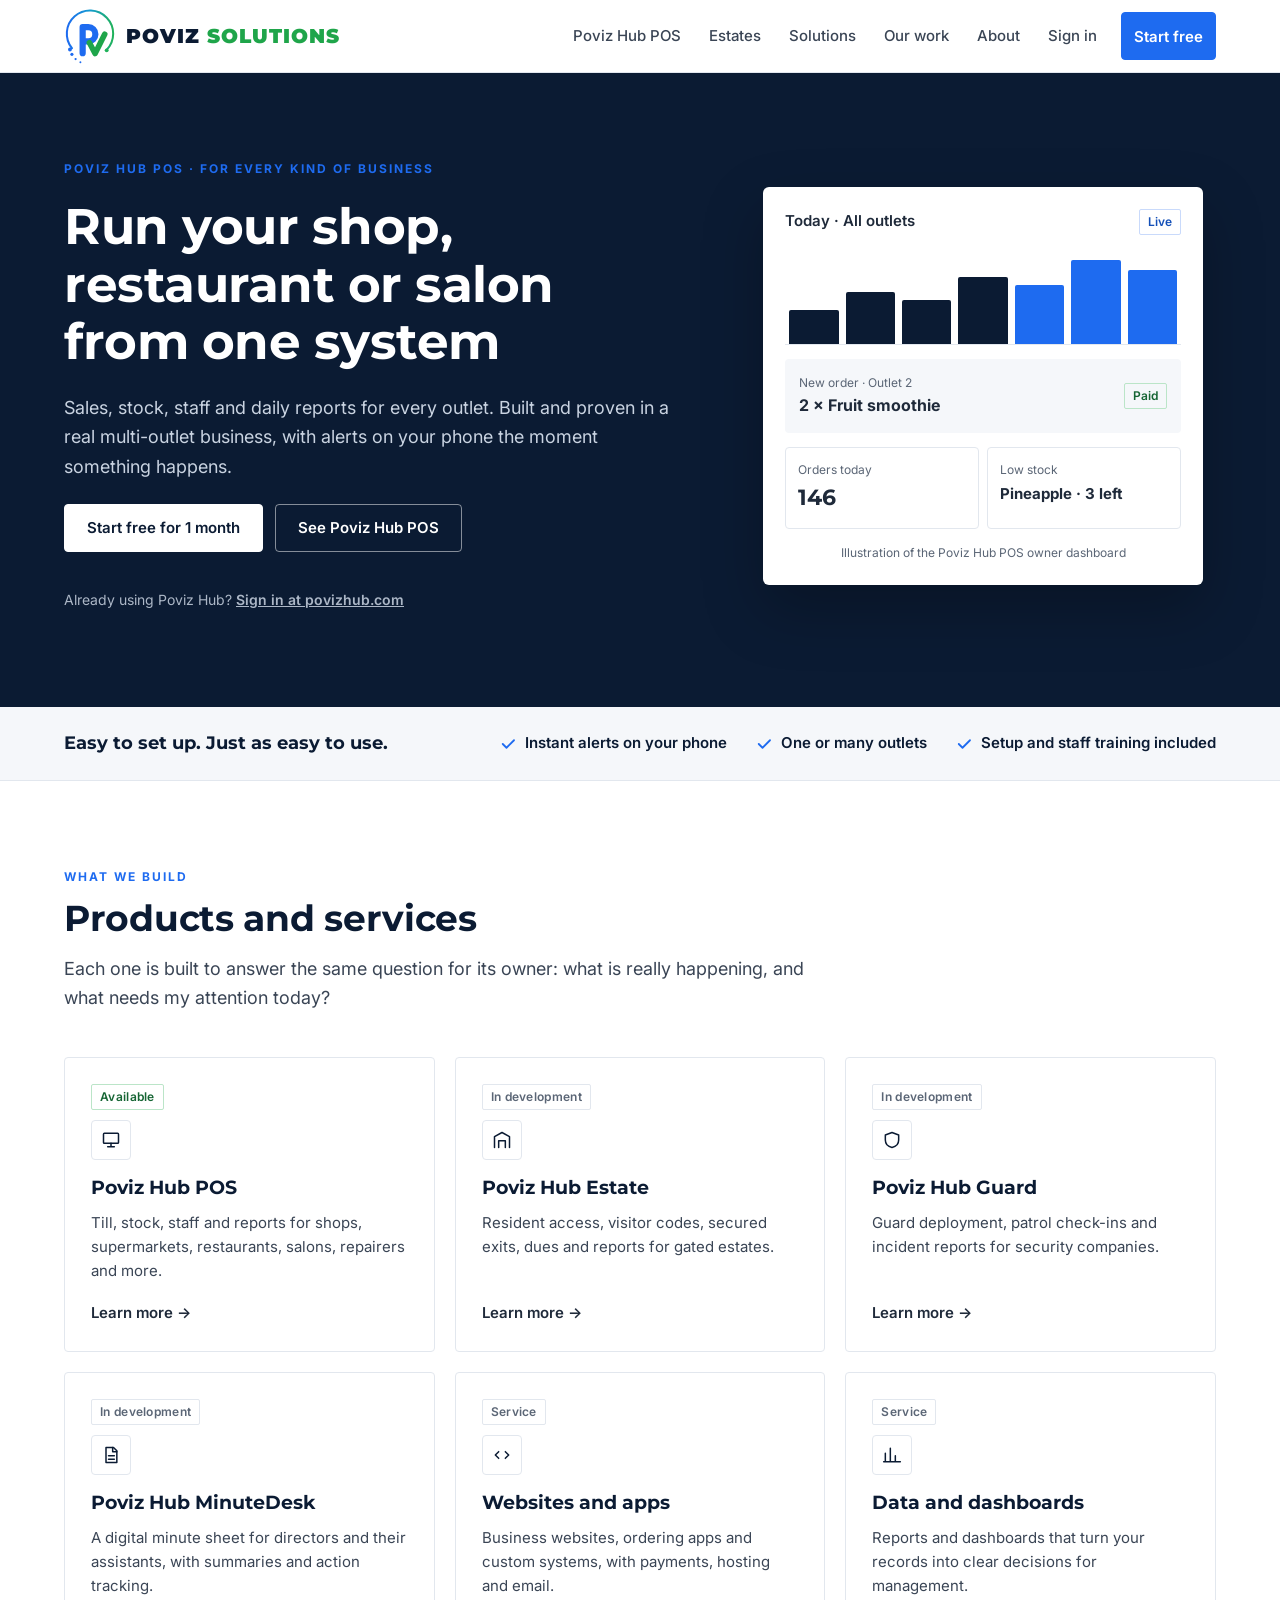
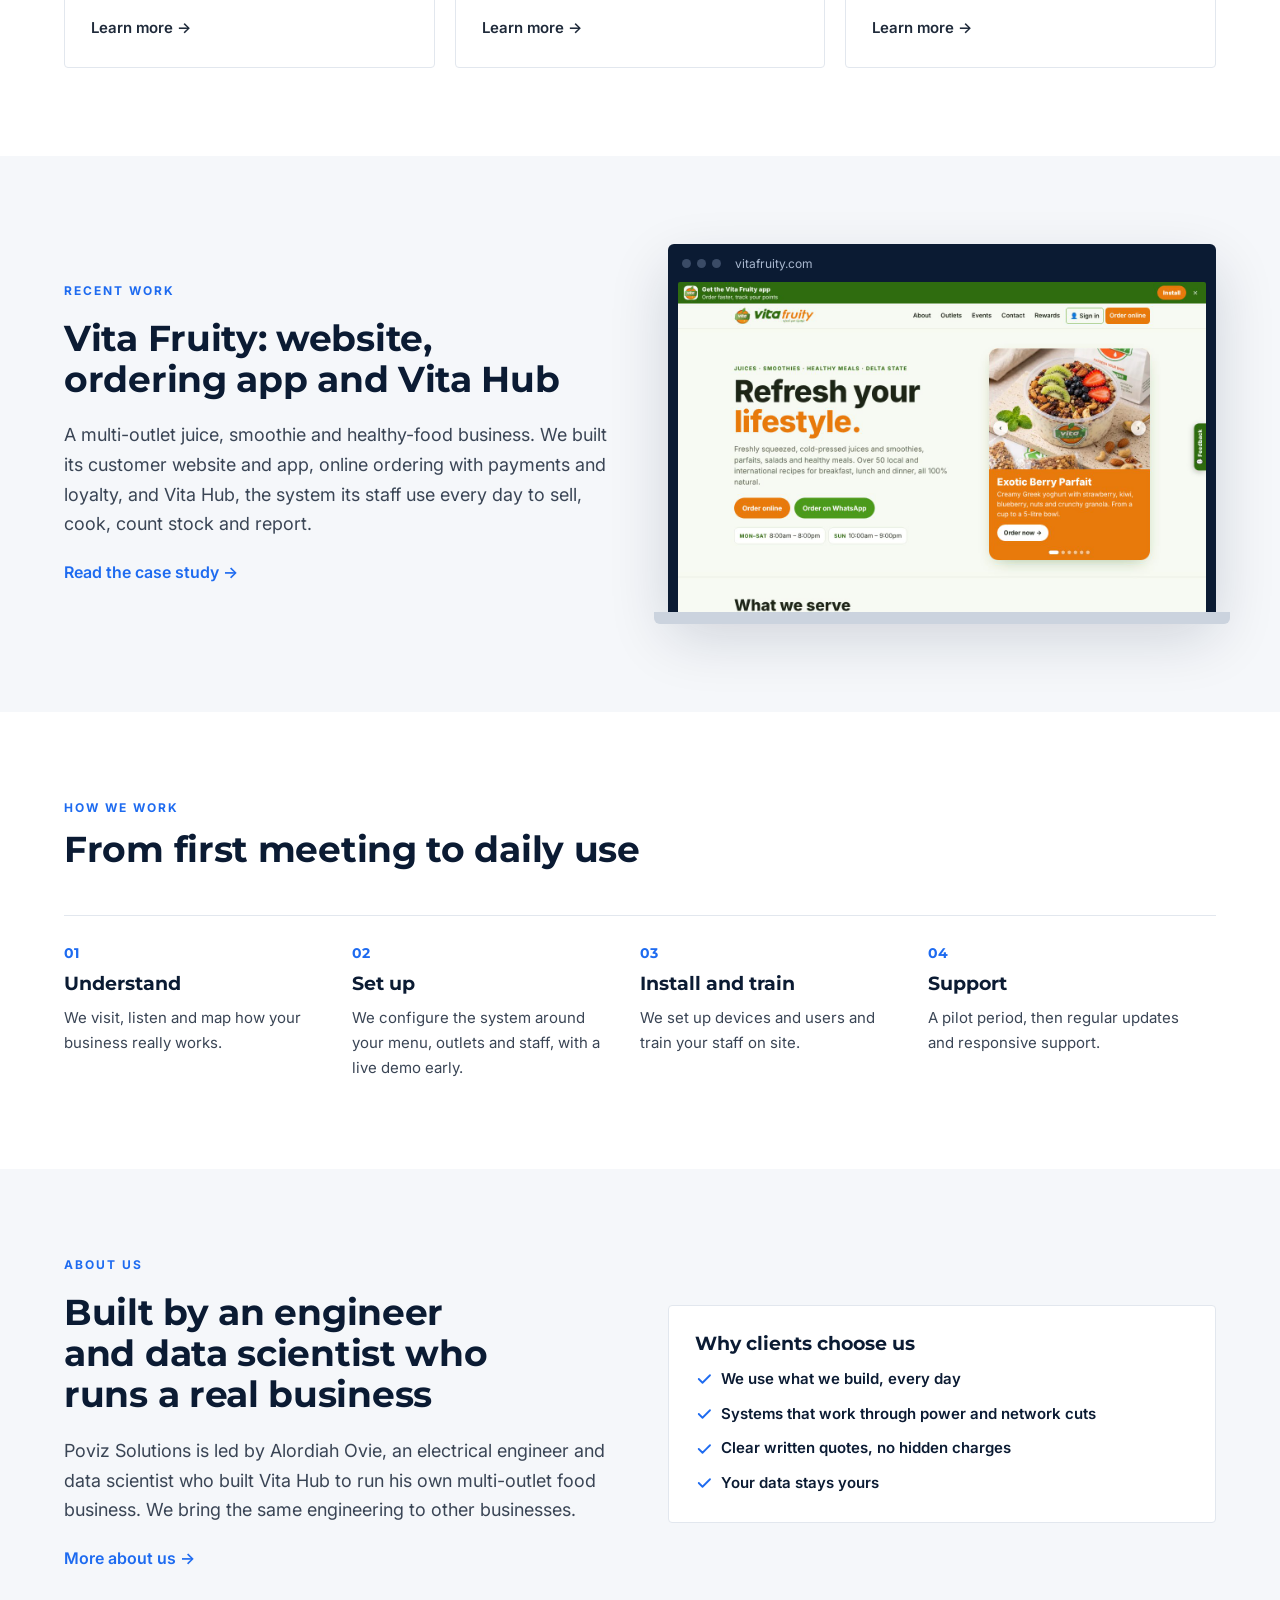
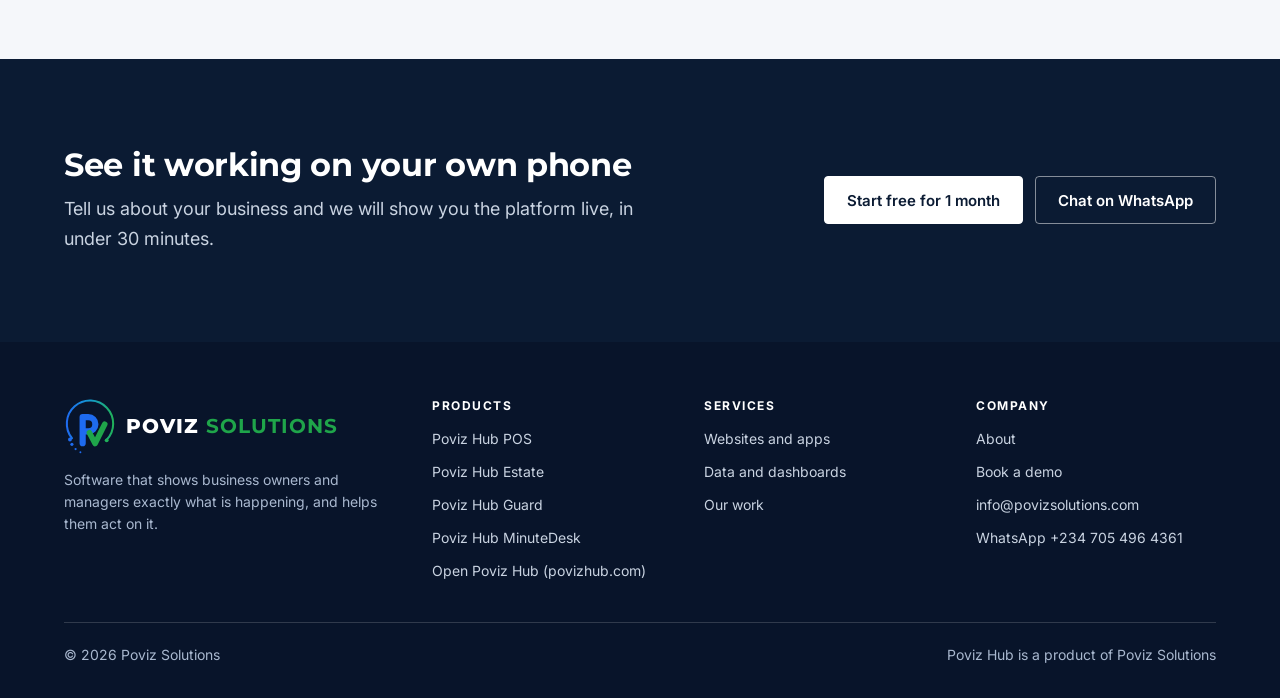
<file: index.html>
<!doctype html>
<html lang="en">
<head>
<meta charset="utf-8">
<meta name="viewport" content="width=device-width, initial-scale=1">
<title>Poviz Solutions | POS and business software for restaurants, cafés and food businesses</title>
<meta name="description" content="Poviz Hub POS: sales, stock, staff and reports for shops, supermarkets, restaurants, salons, repairers and more, with instant alerts on your phone and one or many outlets. Also websites, apps and data dashboards.">
<meta property="og:title" content="Poviz Solutions | POS and business software for restaurants, cafés and food businesses">
<meta property="og:description" content="Poviz Hub POS: sales, stock, staff and reports for shops, supermarkets, restaurants, salons, repairers and more, with instant alerts on your phone and one or many outlets. Also websites, apps and data dashboards.">
<meta property="og:type" content="website">
<meta property="og:url" content="https://povizsolutions.com/">
<link rel="canonical" href="https://povizsolutions.com/">
<link rel="icon" type="image/svg+xml" href="/favicon.svg">
<link rel="preconnect" href="https://fonts.googleapis.com">
<link rel="preconnect" href="https://fonts.gstatic.com" crossorigin>
<link href="https://fonts.googleapis.com/css2?family=Inter:wght@400;500;600;700&family=Montserrat:wght@600;700;800&display=swap" rel="stylesheet">
<link rel="stylesheet" href="/assets/site.css">
</head>
<body>
<header class="site-header">
<div class="wrap">
<a class="logo" href="/" aria-label="Poviz Solutions home"><svg viewBox="14 6 92 100" aria-hidden="true"><defs><linearGradient id="pvnav" x1="0" y1="0" x2="1" y2="0"><stop offset="0" stop-color="#1E6BF0"/><stop offset="0.5" stop-color="#139BD0"/><stop offset="1" stop-color="#20B25A"/></linearGradient></defs><path d="M28.1,76.8 A41 41 0 1 1 89.5,79.5" fill="none" stroke="url(#pvnav)" stroke-width="3.6" stroke-linecap="round"/><circle cx="24.5" cy="79" r="3.4" fill="#1E6BF0"/><circle cx="28" cy="87.5" r="2.8" fill="#1E6BF0"/><circle cx="34.5" cy="96" r="2" fill="#1E6BF0"/><circle cx="43" cy="101.5" r="1.7" fill="#1E6BF0"/><circle cx="89.5" cy="80.5" r="3.4" fill="#20B25A"/><path d="M47,39.5 H57 A12.5 12.5 0 0 1 57,64.5 H47 M47,39.5 V85.5" fill="none" stroke="#1E6BF0" stroke-width="11" stroke-linecap="round" stroke-linejoin="round"/><path d="M59,67 L69,86 L86,52" fill="none" stroke="#1FA54A" stroke-width="10" stroke-linecap="round" stroke-linejoin="round"/></svg><b>POVIZ <span>SOLUTIONS</span></b></a>
<nav class="nav" aria-label="Main"><a href="/pos/">Poviz Hub POS</a><a href="/estate/">Estates</a><a href="/solutions/">Solutions</a><a href="/work/">Our work</a><a href="/about/">About</a><a href="https://povizhub.com/signin/">Sign in</a><a class="btn" href="https://povizhub.com/signup/">Start free</a></nav>
<details class="menu"><summary aria-label="Open menu"><svg width="18" height="18" viewBox="0 0 24 24" fill="none" stroke="currentColor" stroke-width="2" stroke-linecap="round" aria-hidden="true"><path d="M4 7h16M4 12h16M4 17h16"/></svg>Menu</summary>
<nav class="menu-panel" aria-label="Main"><a href="/pos/">Poviz Hub POS</a><a href="/estate/">Estates</a><a href="/solutions/">Solutions</a><a href="/work/">Our work</a><a href="/about/">About</a><a href="https://povizhub.com/signin/">Sign in</a><a class="btn" href="https://povizhub.com/signup/">Start free</a></nav></details>
</div>
</header>
<main>
<section class="hero"><div class="wrap">
<div class="copy"><div class="eyebrow">Poviz Hub POS · for every kind of business</div><h1>Run your shop, restaurant or salon from one system</h1><p class="lede">Sales, stock, staff and daily reports for every outlet. Built and proven in a real multi-outlet business, with alerts on your phone the moment something happens.</p><div class="btn-row"><a class="btn btn-light" href="https://povizhub.com/signup/">Start free for 1 month</a><a class="btn btn-ghost-light" href="/pos/">See Poviz Hub POS</a></div><p class="hero-note">Already using Poviz Hub? <a href="https://povizhub.com/signin/">Sign in at povizhub.com</a></p></div>
<div class="panel" role="img" aria-label="Illustration of the Poviz Hub POS owner dashboard">
<div class="panel-top"><span>Today · All outlets</span><span class="tag">Live</span></div>
<div class="bars" aria-hidden="true"><span style="height:36%"></span><span style="height:54%"></span><span style="height:46%"></span><span style="height:70%"></span><span class="b" style="height:62%"></span><span class="b" style="height:88%"></span><span class="b" style="height:78%"></span></div>
<div class="panel-row"><div><small>New order · Outlet 2</small><b>2 × Fruit smoothie</b></div><span class="ok">Paid</span></div>
<div class="panel-grid"><div><small>Orders today</small><b>146</b></div><div><small>Low stock</small><b class="sm">Pineapple · 3 left</b></div></div>
<div class="panel-note">Illustration of the Poviz Hub POS owner dashboard</div>
</div>
</div></section><section class="strip"><div class="wrap"><p>Easy to set up. Just as easy to use.</p><ul class="ticks"><li><svg width="18" height="18" viewBox="0 0 24 24" fill="none" stroke="currentColor" stroke-width="2.4" stroke-linecap="round" stroke-linejoin="round" aria-hidden="true"><path d="M5 12l5 5L20 7"/></svg>Instant alerts on your phone</li><li><svg width="18" height="18" viewBox="0 0 24 24" fill="none" stroke="currentColor" stroke-width="2.4" stroke-linecap="round" stroke-linejoin="round" aria-hidden="true"><path d="M5 12l5 5L20 7"/></svg>One or many outlets</li><li><svg width="18" height="18" viewBox="0 0 24 24" fill="none" stroke="currentColor" stroke-width="2.4" stroke-linecap="round" stroke-linejoin="round" aria-hidden="true"><path d="M5 12l5 5L20 7"/></svg>Setup and staff training included</li></ul></div></section>
<section class="section"><div class="wrap">
<div class="head"><div class="eyebrow">What we build</div><h2>Products and services</h2><p class="lede">Each one is built to answer the same question for its owner: what is really happening, and what needs my attention today?</p></div>
<div class="grid g3">
<a class="card" href="/pos/"><span class="label live">Available</span><span class="icon"><svg width="20" height="20" viewBox="0 0 24 24" fill="none" stroke="currentColor" stroke-width="1.8" stroke-linecap="round" stroke-linejoin="round" aria-hidden="true"><rect x="3" y="4" width="18" height="12" rx="1"/><path d="M8 20h8M12 16v4"/></svg></span><h3>Poviz Hub POS</h3><p>Till, stock, staff and reports for shops, supermarkets, restaurants, salons, repairers and more.</p><span class="more">Learn more →</span></a>
<a class="card" href="/estate/"><span class="label">In development</span><span class="icon"><svg width="20" height="20" viewBox="0 0 24 24" fill="none" stroke="currentColor" stroke-width="1.8" stroke-linecap="round" stroke-linejoin="round" aria-hidden="true"><path d="M3 21V8l9-5 9 5v13"/><path d="M8 21v-8h8v8"/></svg></span><h3>Poviz Hub Estate</h3><p>Resident access, visitor codes, secured exits, dues and reports for gated estates.</p><span class="more">Learn more →</span></a>
<a class="card" href="/guard/"><span class="label">In development</span><span class="icon"><svg width="20" height="20" viewBox="0 0 24 24" fill="none" stroke="currentColor" stroke-width="1.8" stroke-linecap="round" stroke-linejoin="round" aria-hidden="true"><path d="M12 3l8 3v6c0 5-3.5 8-8 9-4.5-1-8-4-8-9V6z"/></svg></span><h3>Poviz Hub Guard</h3><p>Guard deployment, patrol check-ins and incident reports for security companies.</p><span class="more">Learn more →</span></a>
<a class="card" href="/minutedesk/"><span class="label">In development</span><span class="icon"><svg width="20" height="20" viewBox="0 0 24 24" fill="none" stroke="currentColor" stroke-width="1.8" stroke-linecap="round" stroke-linejoin="round" aria-hidden="true"><path d="M6 3h9l4 4v14H6z"/><path d="M14 3v5h5M9 13h7M9 17h7"/></svg></span><h3>Poviz Hub MinuteDesk</h3><p>A digital minute sheet for directors and their assistants, with summaries and action tracking.</p><span class="more">Learn more →</span></a>
<a class="card" href="/websites/"><span class="label">Service</span><span class="icon"><svg width="20" height="20" viewBox="0 0 24 24" fill="none" stroke="currentColor" stroke-width="1.8" stroke-linecap="round" stroke-linejoin="round" aria-hidden="true"><path d="M8 8l-4 4 4 4M16 8l4 4-4 4"/></svg></span><h3>Websites and apps</h3><p>Business websites, ordering apps and custom systems, with payments, hosting and email.</p><span class="more">Learn more →</span></a>
<a class="card" href="/data/"><span class="label">Service</span><span class="icon"><svg width="20" height="20" viewBox="0 0 24 24" fill="none" stroke="currentColor" stroke-width="1.8" stroke-linecap="round" stroke-linejoin="round" aria-hidden="true"><path d="M4 20V10M10 20V4M16 20v-7M22 20H2"/></svg></span><h3>Data and dashboards</h3><p>Reports and dashboards that turn your records into clear decisions for management.</p><span class="more">Learn more →</span></a>
</div></div></section>
<section class="section soft"><div class="wrap split">
<div class="stack"><div class="eyebrow">Recent work</div><h2>Vita Fruity: website, ordering app and Vita Hub</h2>
<p class="lede">A multi-outlet juice, smoothie and healthy-food business. We built its customer website and app, online ordering with payments and loyalty, and Vita Hub, the system its staff use every day to sell, cook, count stock and report.</p>
<a class="link" href="/work/">Read the case study →</a></div>
<div><div class="browser"><div class="dots"><i></i><i></i><i></i><span>vitafruity.com</span></div><img src="/work-vitafruity-desktop.jpg" alt="Vita Fruity website home page on a computer" width="1280" height="800" loading="lazy"></div><div class="browser-base"></div></div>
</div></section>
<section class="section"><div class="wrap">
<div class="head"><div class="eyebrow">How we work</div><h2>From first meeting to daily use</h2></div>
<div class="steps">
<div><span class="n">01</span><h3>Understand</h3><p>We visit, listen and map how your business really works.</p></div>
<div><span class="n">02</span><h3>Set up</h3><p>We configure the system around your menu, outlets and staff, with a live demo early.</p></div>
<div><span class="n">03</span><h3>Install and train</h3><p>We set up devices and users and train your staff on site.</p></div>
<div><span class="n">04</span><h3>Support</h3><p>A pilot period, then regular updates and responsive support.</p></div>
</div></div></section>
<section class="section soft"><div class="wrap split">
<div class="stack"><div class="eyebrow">About us</div><h2>Built by an engineer and data scientist who runs a real business</h2>
<p class="lede">Poviz Solutions is led by Alordiah Ovie, an electrical engineer and data scientist who built Vita Hub to run his own multi-outlet food business. We bring the same engineering to other businesses.</p>
<a class="link" href="/about/">More about us →</a></div>
<div class="card"><h3>Why clients choose us</h3><ul class="ticks"><li><svg width="18" height="18" viewBox="0 0 24 24" fill="none" stroke="currentColor" stroke-width="2.4" stroke-linecap="round" stroke-linejoin="round" aria-hidden="true"><path d="M5 12l5 5L20 7"/></svg>We use what we build, every day</li><li><svg width="18" height="18" viewBox="0 0 24 24" fill="none" stroke="currentColor" stroke-width="2.4" stroke-linecap="round" stroke-linejoin="round" aria-hidden="true"><path d="M5 12l5 5L20 7"/></svg>Systems that work through power and network cuts</li><li><svg width="18" height="18" viewBox="0 0 24 24" fill="none" stroke="currentColor" stroke-width="2.4" stroke-linecap="round" stroke-linejoin="round" aria-hidden="true"><path d="M5 12l5 5L20 7"/></svg>Clear written quotes, no hidden charges</li><li><svg width="18" height="18" viewBox="0 0 24 24" fill="none" stroke="currentColor" stroke-width="2.4" stroke-linecap="round" stroke-linejoin="round" aria-hidden="true"><path d="M5 12l5 5L20 7"/></svg>Your data stays yours</li></ul></div>
</div></section>
<section class="section dark cta-band"><div class="wrap">
<div><h2>See it working on your own phone</h2><p class="lede">Tell us about your business and we will show you the platform live, in under 30 minutes.</p></div>
<div class="btn-row"><a class="btn btn-light" href="https://povizhub.com/signup/">Start free for 1 month</a><a class="btn btn-ghost-light" href="https://wa.me/2347054964361">Chat on WhatsApp</a></div>
</div></section>
</main>
<footer class="site-footer">
<div class="wrap">
<div class="foot-grid">
<div><a class="logo light" href="/" aria-label="Poviz Solutions home"><svg viewBox="14 6 92 100" aria-hidden="true"><defs><linearGradient id="pvfoot" x1="0" y1="0" x2="1" y2="0"><stop offset="0" stop-color="#1E6BF0"/><stop offset="0.5" stop-color="#139BD0"/><stop offset="1" stop-color="#20B25A"/></linearGradient></defs><path d="M28.1,76.8 A41 41 0 1 1 89.5,79.5" fill="none" stroke="url(#pvfoot)" stroke-width="3.6" stroke-linecap="round"/><circle cx="24.5" cy="79" r="3.4" fill="#1E6BF0"/><circle cx="28" cy="87.5" r="2.8" fill="#1E6BF0"/><circle cx="34.5" cy="96" r="2" fill="#1E6BF0"/><circle cx="43" cy="101.5" r="1.7" fill="#1E6BF0"/><circle cx="89.5" cy="80.5" r="3.4" fill="#20B25A"/><path d="M47,39.5 H57 A12.5 12.5 0 0 1 57,64.5 H47 M47,39.5 V85.5" fill="none" stroke="#1E6BF0" stroke-width="11" stroke-linecap="round" stroke-linejoin="round"/><path d="M59,67 L69,86 L86,52" fill="none" stroke="#1FA54A" stroke-width="10" stroke-linecap="round" stroke-linejoin="round"/></svg><b>POVIZ <span>SOLUTIONS</span></b></a>
<p>Software that shows business owners and managers exactly what is happening, and helps them act on it.</p></div>
<div><h3>Products</h3><ul><li><a href="/pos/">Poviz Hub POS</a></li><li><a href="/estate/">Poviz Hub Estate</a></li><li><a href="/guard/">Poviz Hub Guard</a></li><li><a href="/minutedesk/">Poviz Hub MinuteDesk</a></li><li><a href="https://povizhub.com">Open Poviz Hub (povizhub.com)</a></li></ul></div>
<div><h3>Services</h3><ul><li><a href="/websites/">Websites and apps</a></li><li><a href="/data/">Data and dashboards</a></li><li><a href="/work/">Our work</a></li></ul></div>
<div><h3>Company</h3><ul><li><a href="/about/">About</a></li><li><a href="/contact/">Book a demo</a></li><li><a href="mailto:info@povizsolutions.com">info@povizsolutions.com</a></li><li><a href="https://wa.me/2347054964361">WhatsApp +234 705 496 4361</a></li></ul></div>
</div>
<div class="foot-base"><span>© 2026 Poviz Solutions</span><span>Poviz Hub is a product of Poviz Solutions</span></div>
</div>
</footer>
</body>
</html>
</file>
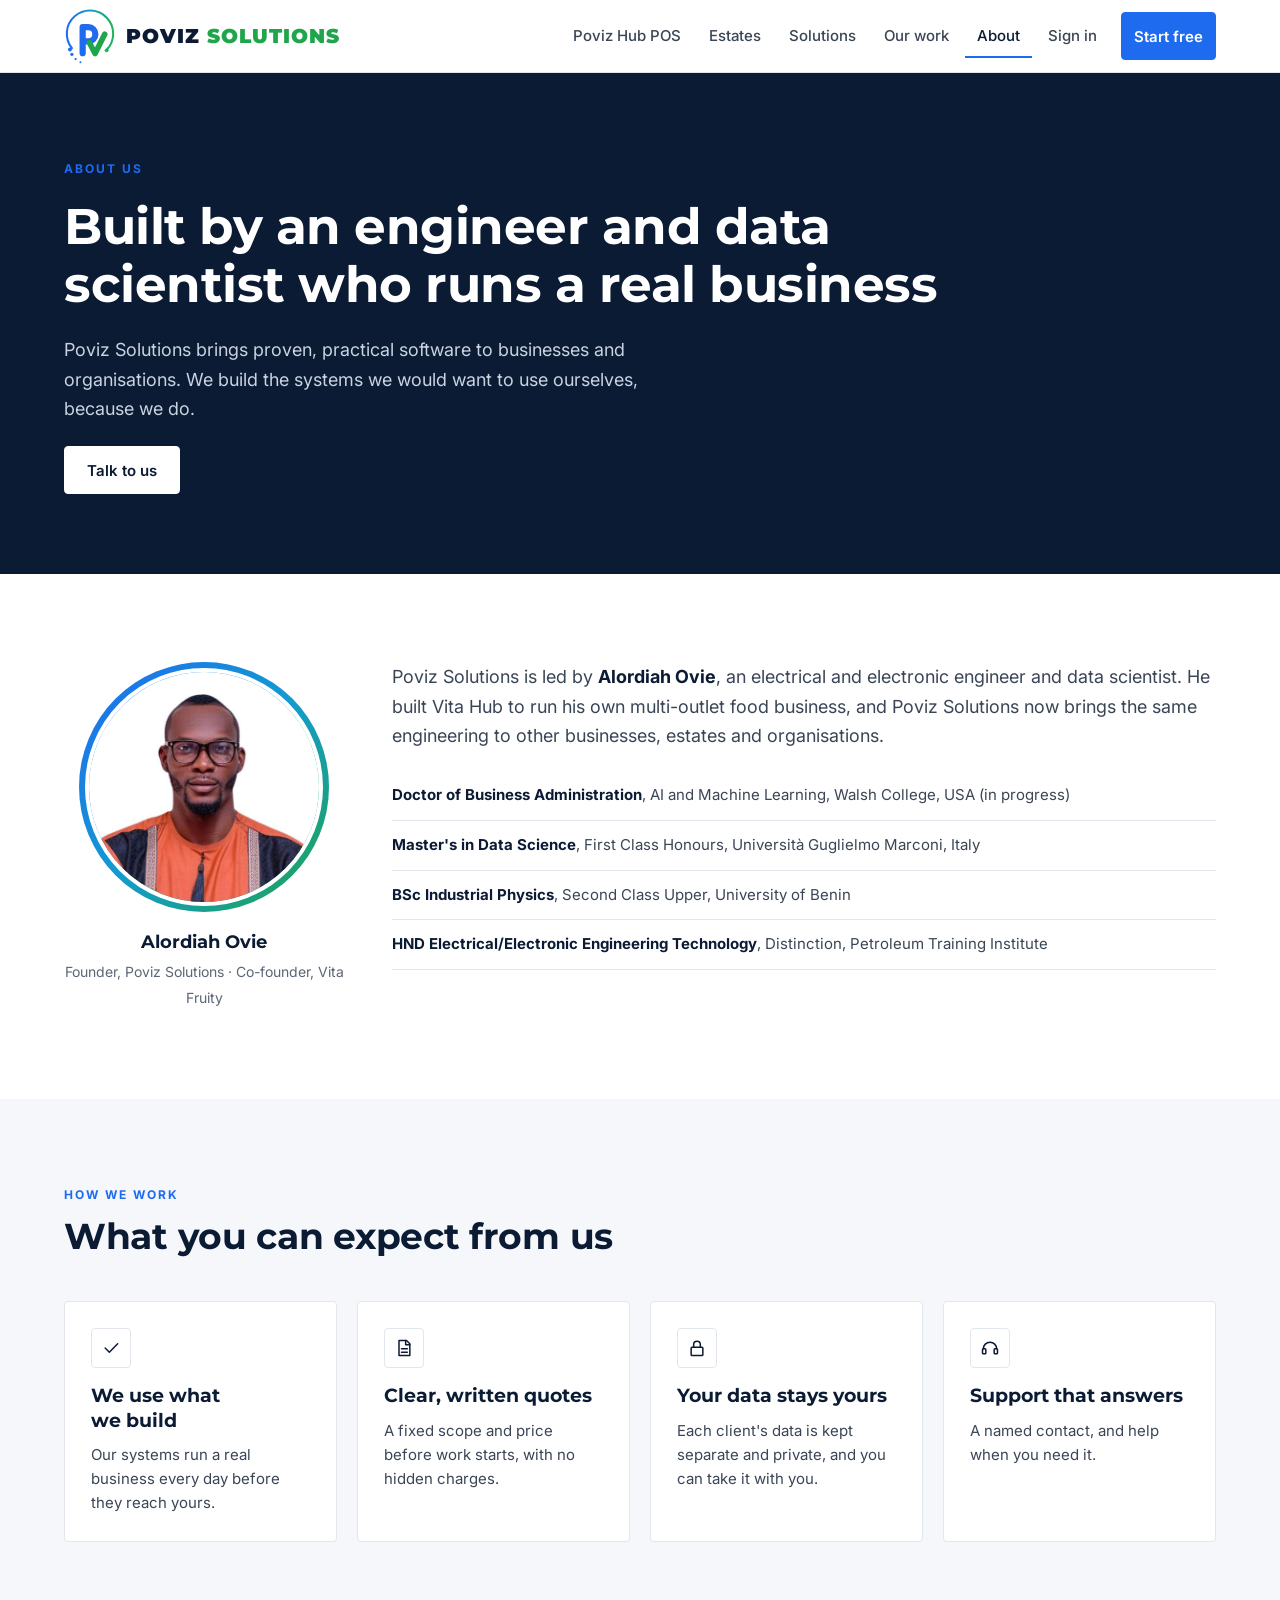
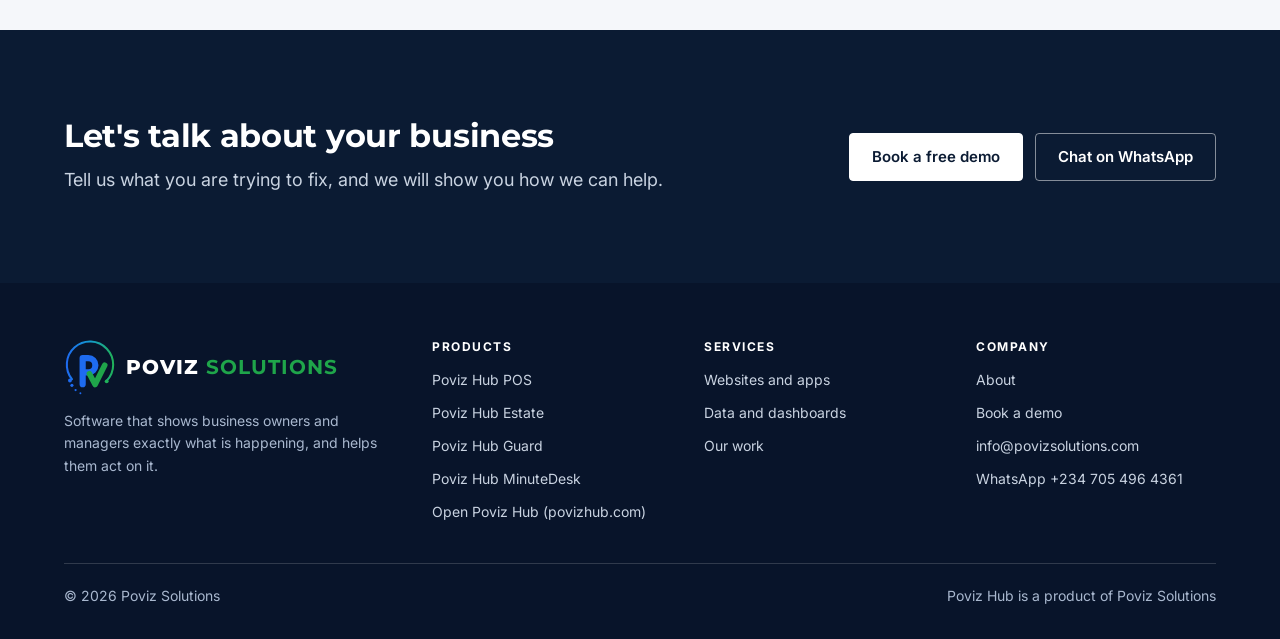
<file: about/index.html>
<!doctype html>
<html lang="en">
<head>
<meta charset="utf-8">
<meta name="viewport" content="width=device-width, initial-scale=1">
<title>About | Poviz Solutions</title>
<meta name="description" content="Poviz Solutions is led by Alordiah Ovie, an electrical engineer and data scientist who built Vita Hub to run his own multi-outlet food business.">
<meta property="og:title" content="About | Poviz Solutions">
<meta property="og:description" content="Poviz Solutions is led by Alordiah Ovie, an electrical engineer and data scientist who built Vita Hub to run his own multi-outlet food business.">
<meta property="og:type" content="website">
<meta property="og:url" content="https://povizsolutions.com/about/">
<link rel="canonical" href="https://povizsolutions.com/about/">
<link rel="icon" type="image/svg+xml" href="/favicon.svg">
<link rel="preconnect" href="https://fonts.googleapis.com">
<link rel="preconnect" href="https://fonts.gstatic.com" crossorigin>
<link href="https://fonts.googleapis.com/css2?family=Inter:wght@400;500;600;700&family=Montserrat:wght@600;700;800&display=swap" rel="stylesheet">
<link rel="stylesheet" href="/assets/site.css">
</head>
<body>
<header class="site-header">
<div class="wrap">
<a class="logo" href="/" aria-label="Poviz Solutions home"><svg viewBox="14 6 92 100" aria-hidden="true"><defs><linearGradient id="pvnav" x1="0" y1="0" x2="1" y2="0"><stop offset="0" stop-color="#1E6BF0"/><stop offset="0.5" stop-color="#139BD0"/><stop offset="1" stop-color="#20B25A"/></linearGradient></defs><path d="M28.1,76.8 A41 41 0 1 1 89.5,79.5" fill="none" stroke="url(#pvnav)" stroke-width="3.6" stroke-linecap="round"/><circle cx="24.5" cy="79" r="3.4" fill="#1E6BF0"/><circle cx="28" cy="87.5" r="2.8" fill="#1E6BF0"/><circle cx="34.5" cy="96" r="2" fill="#1E6BF0"/><circle cx="43" cy="101.5" r="1.7" fill="#1E6BF0"/><circle cx="89.5" cy="80.5" r="3.4" fill="#20B25A"/><path d="M47,39.5 H57 A12.5 12.5 0 0 1 57,64.5 H47 M47,39.5 V85.5" fill="none" stroke="#1E6BF0" stroke-width="11" stroke-linecap="round" stroke-linejoin="round"/><path d="M59,67 L69,86 L86,52" fill="none" stroke="#1FA54A" stroke-width="10" stroke-linecap="round" stroke-linejoin="round"/></svg><b>POVIZ <span>SOLUTIONS</span></b></a>
<nav class="nav" aria-label="Main"><a href="/pos/">Poviz Hub POS</a><a href="/estate/">Estates</a><a href="/solutions/">Solutions</a><a href="/work/">Our work</a><a href="/about/" aria-current="page">About</a><a href="https://povizhub.com/signin/">Sign in</a><a class="btn" href="https://povizhub.com/signup/">Start free</a></nav>
<details class="menu"><summary aria-label="Open menu"><svg width="18" height="18" viewBox="0 0 24 24" fill="none" stroke="currentColor" stroke-width="2" stroke-linecap="round" aria-hidden="true"><path d="M4 7h16M4 12h16M4 17h16"/></svg>Menu</summary>
<nav class="menu-panel" aria-label="Main"><a href="/pos/">Poviz Hub POS</a><a href="/estate/">Estates</a><a href="/solutions/">Solutions</a><a href="/work/">Our work</a><a href="/about/">About</a><a href="https://povizhub.com/signin/">Sign in</a><a class="btn" href="https://povizhub.com/signup/">Start free</a></nav></details>
</div>
</header>
<main>
<section class="hero simple"><div class="wrap">
<div class="copy"><div class="eyebrow">About us</div><h1>Built by an engineer and data scientist who runs a real business</h1><p class="lede">Poviz Solutions brings proven, practical software to businesses and organisations. We build the systems we would want to use ourselves, because we do.</p><div class="btn-row"><a class="btn btn-light" href="/contact/">Talk to us</a></div></div>

</div></section><section class="section"><div class="wrap profile">
<figure><div class="photo-ring"><img src="/ovie.jpg" alt="Alordiah Ovie, founder of Poviz Solutions" width="238" height="238"></div><figcaption class="who"><b>Alordiah Ovie</b><span>Founder, Poviz Solutions · Co-founder, Vita Fruity</span></figcaption></figure>
<div class="stack">
<p class="lede">Poviz Solutions is led by <b style="color:var(--navy)">Alordiah Ovie</b>, an electrical and electronic engineer and data scientist. He built Vita Hub to run his own multi-outlet food business, and Poviz Solutions now brings the same engineering to other businesses, estates and organisations.</p>
<ul class="creds">
<li><b>Doctor of Business Administration</b>, AI and Machine Learning, Walsh College, USA (in progress)</li>
<li><b>Master's in Data Science</b>, First Class Honours, Università Guglielmo Marconi, Italy</li>
<li><b>BSc Industrial Physics</b>, Second Class Upper, University of Benin</li>
<li><b>HND Electrical/Electronic Engineering Technology</b>, Distinction, Petroleum Training Institute</li>
</ul>
</div>
</div></section>
<section class="section soft"><div class="wrap">
<div class="head"><div class="eyebrow">How we work</div><h2>What you can expect from us</h2></div>
<div class="grid g4"><div class="card"><span class="icon"><svg width="20" height="20" viewBox="0 0 24 24" fill="none" stroke="currentColor" stroke-width="1.8" stroke-linecap="round" stroke-linejoin="round" aria-hidden="true"><path d="M5 12l5 5L20 7"/></svg></span><h3>We use what we build</h3><p>Our systems run a real business every day before they reach yours.</p></div><div class="card"><span class="icon"><svg width="20" height="20" viewBox="0 0 24 24" fill="none" stroke="currentColor" stroke-width="1.8" stroke-linecap="round" stroke-linejoin="round" aria-hidden="true"><path d="M6 3h9l4 4v14H6z"/><path d="M14 3v5h5M9 13h7M9 17h7"/></svg></span><h3>Clear, written quotes</h3><p>A fixed scope and price before work starts, with no hidden charges.</p></div><div class="card"><span class="icon"><svg width="20" height="20" viewBox="0 0 24 24" fill="none" stroke="currentColor" stroke-width="1.8" stroke-linecap="round" stroke-linejoin="round" aria-hidden="true"><rect x="5" y="11" width="14" height="10" rx="1"/><path d="M8 11V8a4 4 0 0 1 8 0v3"/></svg></span><h3>Your data stays yours</h3><p>Each client's data is kept separate and private, and you can take it with you.</p></div><div class="card"><span class="icon"><svg width="20" height="20" viewBox="0 0 24 24" fill="none" stroke="currentColor" stroke-width="1.8" stroke-linecap="round" stroke-linejoin="round" aria-hidden="true"><path d="M4 13a8 8 0 0 1 16 0"/><rect x="3" y="13" width="4" height="6" rx="1"/><rect x="17" y="13" width="4" height="6" rx="1"/></svg></span><h3>Support that answers</h3><p>A named contact, and help when you need it.</p></div></div>
</div></section>
<section class="section dark cta-band"><div class="wrap">
<div><h2>Let's talk about your business</h2><p class="lede">Tell us what you are trying to fix, and we will show you how we can help.</p></div>
<div class="btn-row"><a class="btn btn-light" href="/contact/?interest=other">Book a free demo</a><a class="btn btn-ghost-light" href="https://wa.me/2347054964361">Chat on WhatsApp</a></div>
</div></section>
</main>
<footer class="site-footer">
<div class="wrap">
<div class="foot-grid">
<div><a class="logo light" href="/" aria-label="Poviz Solutions home"><svg viewBox="14 6 92 100" aria-hidden="true"><defs><linearGradient id="pvfoot" x1="0" y1="0" x2="1" y2="0"><stop offset="0" stop-color="#1E6BF0"/><stop offset="0.5" stop-color="#139BD0"/><stop offset="1" stop-color="#20B25A"/></linearGradient></defs><path d="M28.1,76.8 A41 41 0 1 1 89.5,79.5" fill="none" stroke="url(#pvfoot)" stroke-width="3.6" stroke-linecap="round"/><circle cx="24.5" cy="79" r="3.4" fill="#1E6BF0"/><circle cx="28" cy="87.5" r="2.8" fill="#1E6BF0"/><circle cx="34.5" cy="96" r="2" fill="#1E6BF0"/><circle cx="43" cy="101.5" r="1.7" fill="#1E6BF0"/><circle cx="89.5" cy="80.5" r="3.4" fill="#20B25A"/><path d="M47,39.5 H57 A12.5 12.5 0 0 1 57,64.5 H47 M47,39.5 V85.5" fill="none" stroke="#1E6BF0" stroke-width="11" stroke-linecap="round" stroke-linejoin="round"/><path d="M59,67 L69,86 L86,52" fill="none" stroke="#1FA54A" stroke-width="10" stroke-linecap="round" stroke-linejoin="round"/></svg><b>POVIZ <span>SOLUTIONS</span></b></a>
<p>Software that shows business owners and managers exactly what is happening, and helps them act on it.</p></div>
<div><h3>Products</h3><ul><li><a href="/pos/">Poviz Hub POS</a></li><li><a href="/estate/">Poviz Hub Estate</a></li><li><a href="/guard/">Poviz Hub Guard</a></li><li><a href="/minutedesk/">Poviz Hub MinuteDesk</a></li><li><a href="https://povizhub.com">Open Poviz Hub (povizhub.com)</a></li></ul></div>
<div><h3>Services</h3><ul><li><a href="/websites/">Websites and apps</a></li><li><a href="/data/">Data and dashboards</a></li><li><a href="/work/">Our work</a></li></ul></div>
<div><h3>Company</h3><ul><li><a href="/about/">About</a></li><li><a href="/contact/">Book a demo</a></li><li><a href="mailto:info@povizsolutions.com">info@povizsolutions.com</a></li><li><a href="https://wa.me/2347054964361">WhatsApp +234 705 496 4361</a></li></ul></div>
</div>
<div class="foot-base"><span>© 2026 Poviz Solutions</span><span>Poviz Hub is a product of Poviz Solutions</span></div>
</div>
</footer>
</body>
</html>
</file>
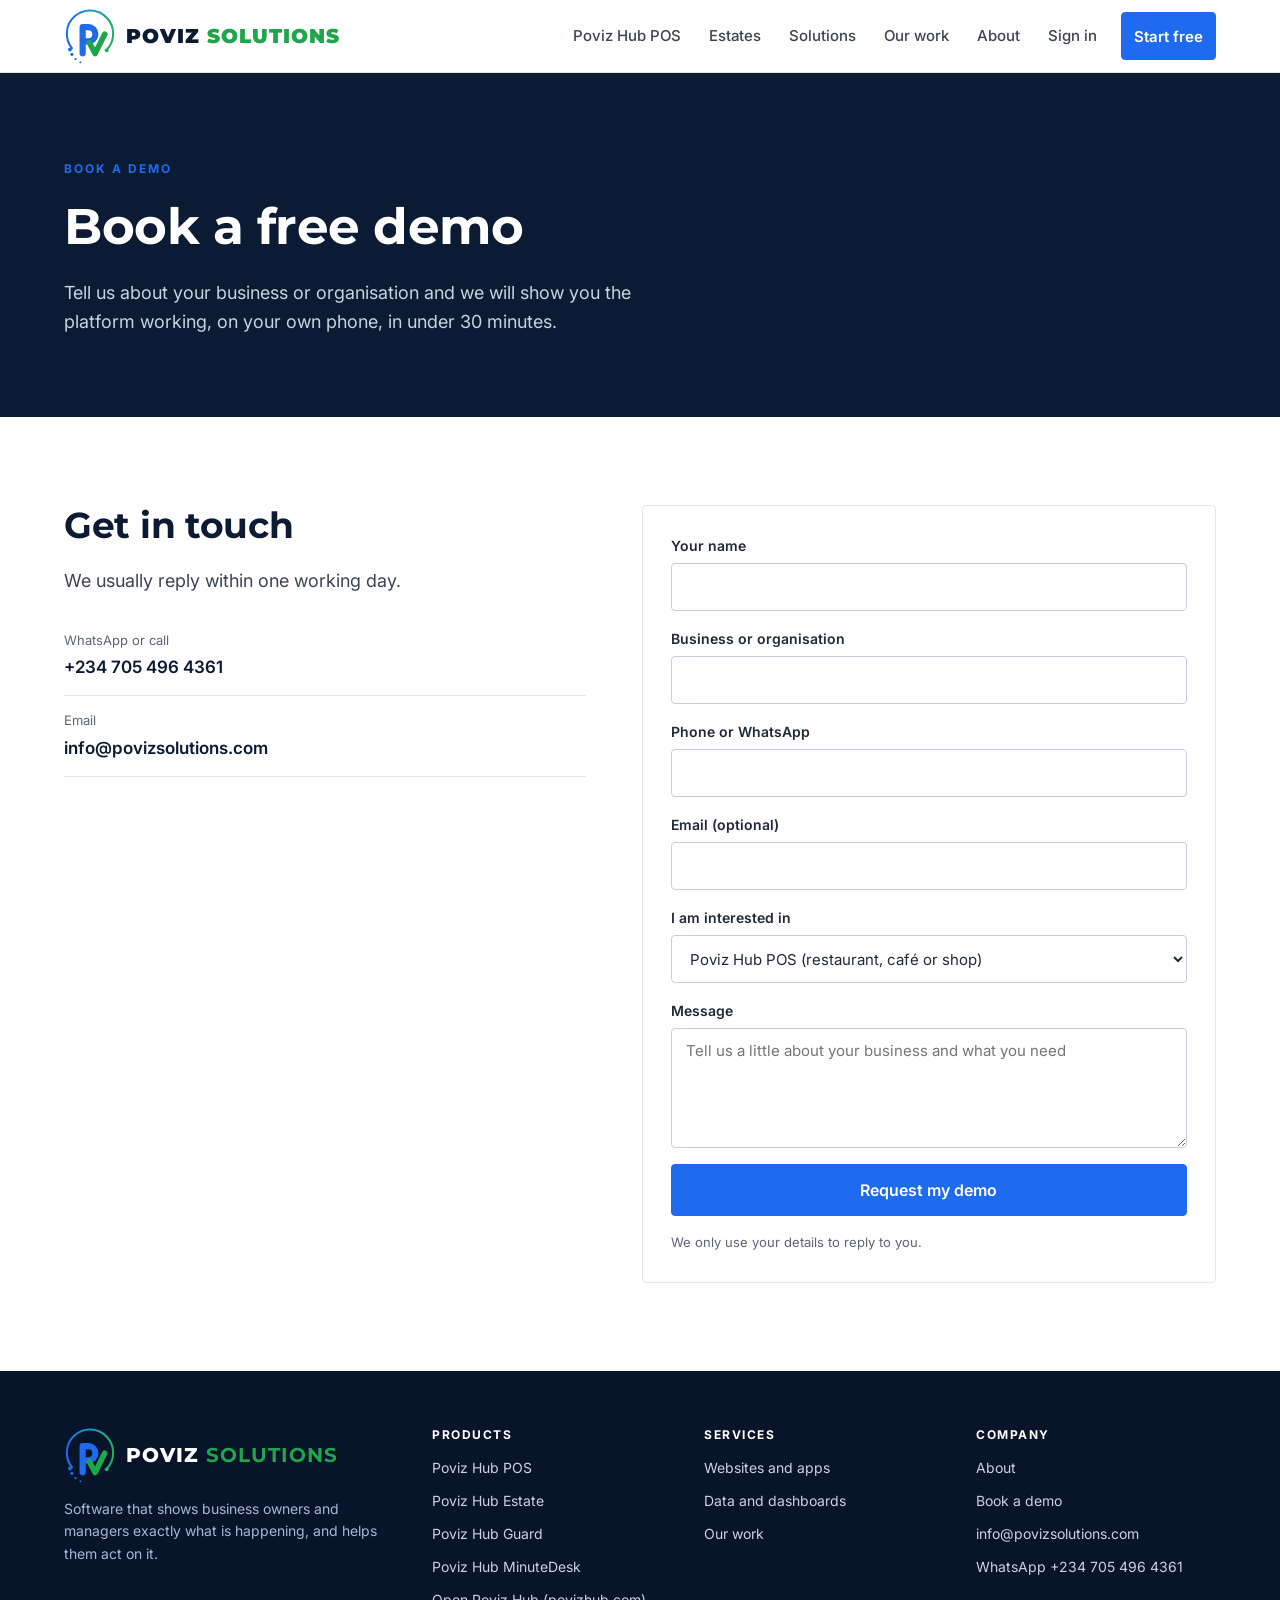
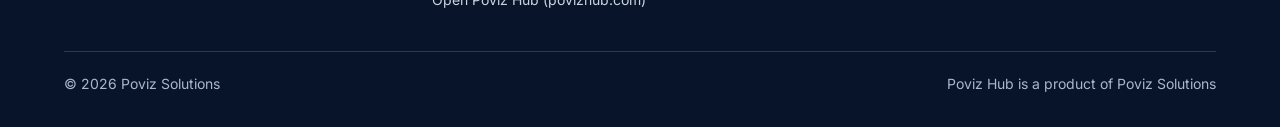
<file: contact/index.html>
<!doctype html>
<html lang="en">
<head>
<meta charset="utf-8">
<meta name="viewport" content="width=device-width, initial-scale=1">
<title>Book a free demo | Poviz Solutions</title>
<meta name="description" content="Book a free demo of Poviz Hub POS or talk to Poviz Solutions about estates, security, websites, apps and data projects.">
<meta property="og:title" content="Book a free demo | Poviz Solutions">
<meta property="og:description" content="Book a free demo of Poviz Hub POS or talk to Poviz Solutions about estates, security, websites, apps and data projects.">
<meta property="og:type" content="website">
<meta property="og:url" content="https://povizsolutions.com/contact/">
<link rel="canonical" href="https://povizsolutions.com/contact/">
<link rel="icon" type="image/svg+xml" href="/favicon.svg">
<link rel="preconnect" href="https://fonts.googleapis.com">
<link rel="preconnect" href="https://fonts.gstatic.com" crossorigin>
<link href="https://fonts.googleapis.com/css2?family=Inter:wght@400;500;600;700&family=Montserrat:wght@600;700;800&display=swap" rel="stylesheet">
<link rel="stylesheet" href="/assets/site.css">
</head>
<body>
<header class="site-header">
<div class="wrap">
<a class="logo" href="/" aria-label="Poviz Solutions home"><svg viewBox="14 6 92 100" aria-hidden="true"><defs><linearGradient id="pvnav" x1="0" y1="0" x2="1" y2="0"><stop offset="0" stop-color="#1E6BF0"/><stop offset="0.5" stop-color="#139BD0"/><stop offset="1" stop-color="#20B25A"/></linearGradient></defs><path d="M28.1,76.8 A41 41 0 1 1 89.5,79.5" fill="none" stroke="url(#pvnav)" stroke-width="3.6" stroke-linecap="round"/><circle cx="24.5" cy="79" r="3.4" fill="#1E6BF0"/><circle cx="28" cy="87.5" r="2.8" fill="#1E6BF0"/><circle cx="34.5" cy="96" r="2" fill="#1E6BF0"/><circle cx="43" cy="101.5" r="1.7" fill="#1E6BF0"/><circle cx="89.5" cy="80.5" r="3.4" fill="#20B25A"/><path d="M47,39.5 H57 A12.5 12.5 0 0 1 57,64.5 H47 M47,39.5 V85.5" fill="none" stroke="#1E6BF0" stroke-width="11" stroke-linecap="round" stroke-linejoin="round"/><path d="M59,67 L69,86 L86,52" fill="none" stroke="#1FA54A" stroke-width="10" stroke-linecap="round" stroke-linejoin="round"/></svg><b>POVIZ <span>SOLUTIONS</span></b></a>
<nav class="nav" aria-label="Main"><a href="/pos/">Poviz Hub POS</a><a href="/estate/">Estates</a><a href="/solutions/">Solutions</a><a href="/work/">Our work</a><a href="/about/">About</a><a href="https://povizhub.com/signin/">Sign in</a><a class="btn" href="https://povizhub.com/signup/">Start free</a></nav>
<details class="menu"><summary aria-label="Open menu"><svg width="18" height="18" viewBox="0 0 24 24" fill="none" stroke="currentColor" stroke-width="2" stroke-linecap="round" aria-hidden="true"><path d="M4 7h16M4 12h16M4 17h16"/></svg>Menu</summary>
<nav class="menu-panel" aria-label="Main"><a href="/pos/">Poviz Hub POS</a><a href="/estate/">Estates</a><a href="/solutions/">Solutions</a><a href="/work/">Our work</a><a href="/about/">About</a><a href="https://povizhub.com/signin/">Sign in</a><a class="btn" href="https://povizhub.com/signup/">Start free</a></nav></details>
</div>
</header>
<main>
<section class="hero simple"><div class="wrap"><div class="copy"><div class="eyebrow">Book a demo</div><h1>Book a free demo</h1>
<p class="lede">Tell us about your business or organisation and we will show you the platform working, on your own phone, in under 30 minutes.</p></div></div></section>
<section class="section"><div class="wrap contact">
<div class="stack"><h2>Get in touch</h2><p class="lede">We usually reply within one working day.</p>
<ul class="contact-lines"><li><small>WhatsApp or call</small><a href="https://wa.me/2347054964361">+234 705 496 4361</a></li><li><small>Email</small><a href="mailto:info@povizsolutions.com">info@povizsolutions.com</a></li></ul></div>
<form class="form" name="demo-request" method="POST" action="/thanks.html" data-netlify="true" netlify-honeypot="bot-field">
<input type="hidden" name="form-name" value="demo-request">
<p class="hp"><label>Leave empty <input name="bot-field" tabindex="-1" autocomplete="off"></label></p>
<div class="field"><label for="cname">Your name</label><input id="cname" name="name" required type="text" autocomplete="name"></div>
<div class="field"><label for="corg">Business or organisation</label><input id="corg" name="organisation" type="text" autocomplete="organization"></div>
<div class="field"><label for="cphone">Phone or WhatsApp</label><input id="cphone" name="phone" required type="tel" autocomplete="tel"></div>
<div class="field"><label for="cemail">Email (optional)</label><input id="cemail" name="email" type="email" autocomplete="email"></div>
<div class="field"><label for="ctype">I am interested in</label>
<select id="ctype" name="interest">
<option value="Poviz Hub POS" data-key="pos">Poviz Hub POS (restaurant, café or shop)</option>
<option value="Poviz Hub Estate" data-key="estate">Poviz Hub Estate (gated estates)</option>
<option value="Poviz Hub Guard" data-key="guard">Poviz Hub Guard (security companies)</option>
<option value="Poviz Hub MinuteDesk" data-key="minutedesk">Poviz Hub MinuteDesk (executive office)</option>
<option value="Website or app" data-key="web">Website or app</option>
<option value="Data and dashboards" data-key="data">Data and dashboards</option>
<option value="Something else" data-key="other">Something else</option>
</select></div>
<div class="field"><label for="cmsg">Message</label><textarea id="cmsg" name="message" rows="4" placeholder="Tell us a little about your business and what you need"></textarea></div>
<button class="btn" type="submit">Request my demo</button>
<p class="small">We only use your details to reply to you.</p>
</form>
</div></section>
<script>
(function(){var k=new URLSearchParams(location.search).get("interest");if(!k)return;var o=document.querySelector('#ctype option[data-key="'+k.replace(/[^a-z]/g,"")+'"]');if(o)o.selected=true;})();
</script>
</main>
<footer class="site-footer">
<div class="wrap">
<div class="foot-grid">
<div><a class="logo light" href="/" aria-label="Poviz Solutions home"><svg viewBox="14 6 92 100" aria-hidden="true"><defs><linearGradient id="pvfoot" x1="0" y1="0" x2="1" y2="0"><stop offset="0" stop-color="#1E6BF0"/><stop offset="0.5" stop-color="#139BD0"/><stop offset="1" stop-color="#20B25A"/></linearGradient></defs><path d="M28.1,76.8 A41 41 0 1 1 89.5,79.5" fill="none" stroke="url(#pvfoot)" stroke-width="3.6" stroke-linecap="round"/><circle cx="24.5" cy="79" r="3.4" fill="#1E6BF0"/><circle cx="28" cy="87.5" r="2.8" fill="#1E6BF0"/><circle cx="34.5" cy="96" r="2" fill="#1E6BF0"/><circle cx="43" cy="101.5" r="1.7" fill="#1E6BF0"/><circle cx="89.5" cy="80.5" r="3.4" fill="#20B25A"/><path d="M47,39.5 H57 A12.5 12.5 0 0 1 57,64.5 H47 M47,39.5 V85.5" fill="none" stroke="#1E6BF0" stroke-width="11" stroke-linecap="round" stroke-linejoin="round"/><path d="M59,67 L69,86 L86,52" fill="none" stroke="#1FA54A" stroke-width="10" stroke-linecap="round" stroke-linejoin="round"/></svg><b>POVIZ <span>SOLUTIONS</span></b></a>
<p>Software that shows business owners and managers exactly what is happening, and helps them act on it.</p></div>
<div><h3>Products</h3><ul><li><a href="/pos/">Poviz Hub POS</a></li><li><a href="/estate/">Poviz Hub Estate</a></li><li><a href="/guard/">Poviz Hub Guard</a></li><li><a href="/minutedesk/">Poviz Hub MinuteDesk</a></li><li><a href="https://povizhub.com">Open Poviz Hub (povizhub.com)</a></li></ul></div>
<div><h3>Services</h3><ul><li><a href="/websites/">Websites and apps</a></li><li><a href="/data/">Data and dashboards</a></li><li><a href="/work/">Our work</a></li></ul></div>
<div><h3>Company</h3><ul><li><a href="/about/">About</a></li><li><a href="/contact/">Book a demo</a></li><li><a href="mailto:info@povizsolutions.com">info@povizsolutions.com</a></li><li><a href="https://wa.me/2347054964361">WhatsApp +234 705 496 4361</a></li></ul></div>
</div>
<div class="foot-base"><span>© 2026 Poviz Solutions</span><span>Poviz Hub is a product of Poviz Solutions</span></div>
</div>
</footer>
</body>
</html>
</file>
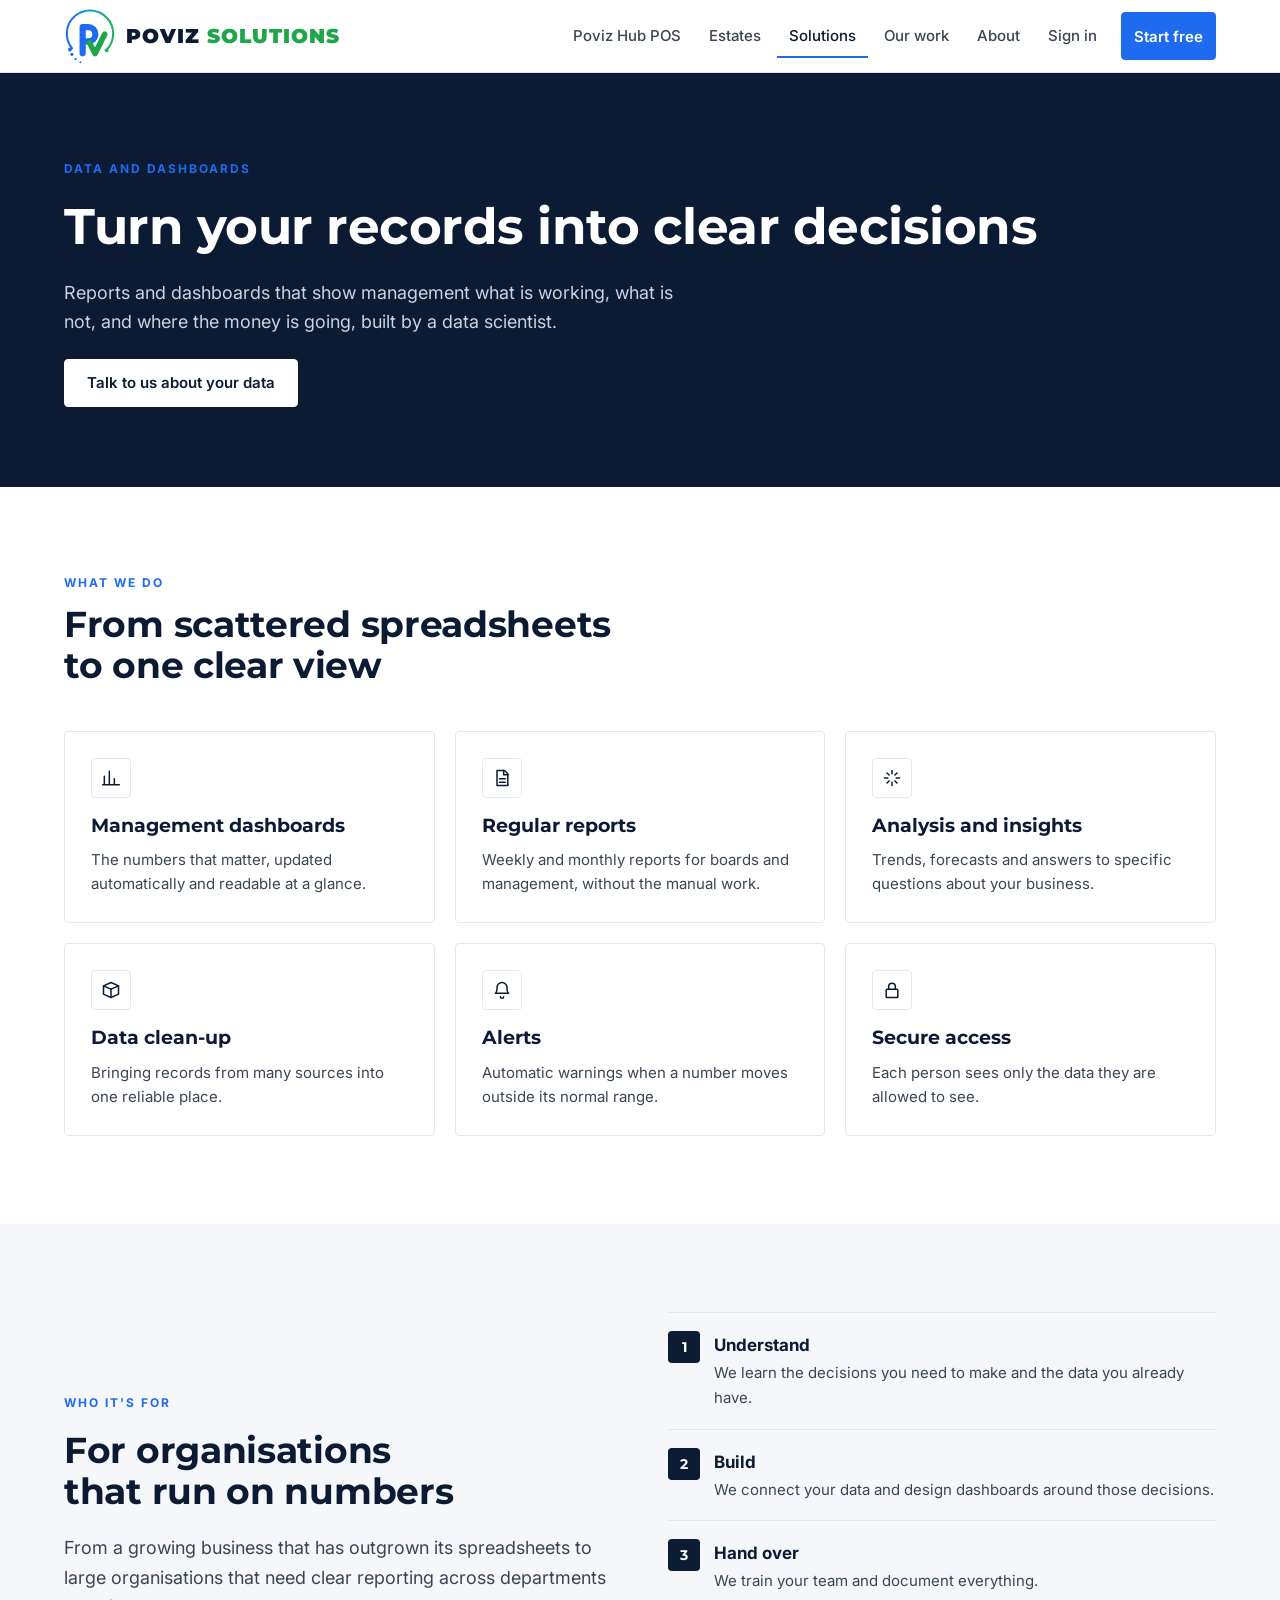
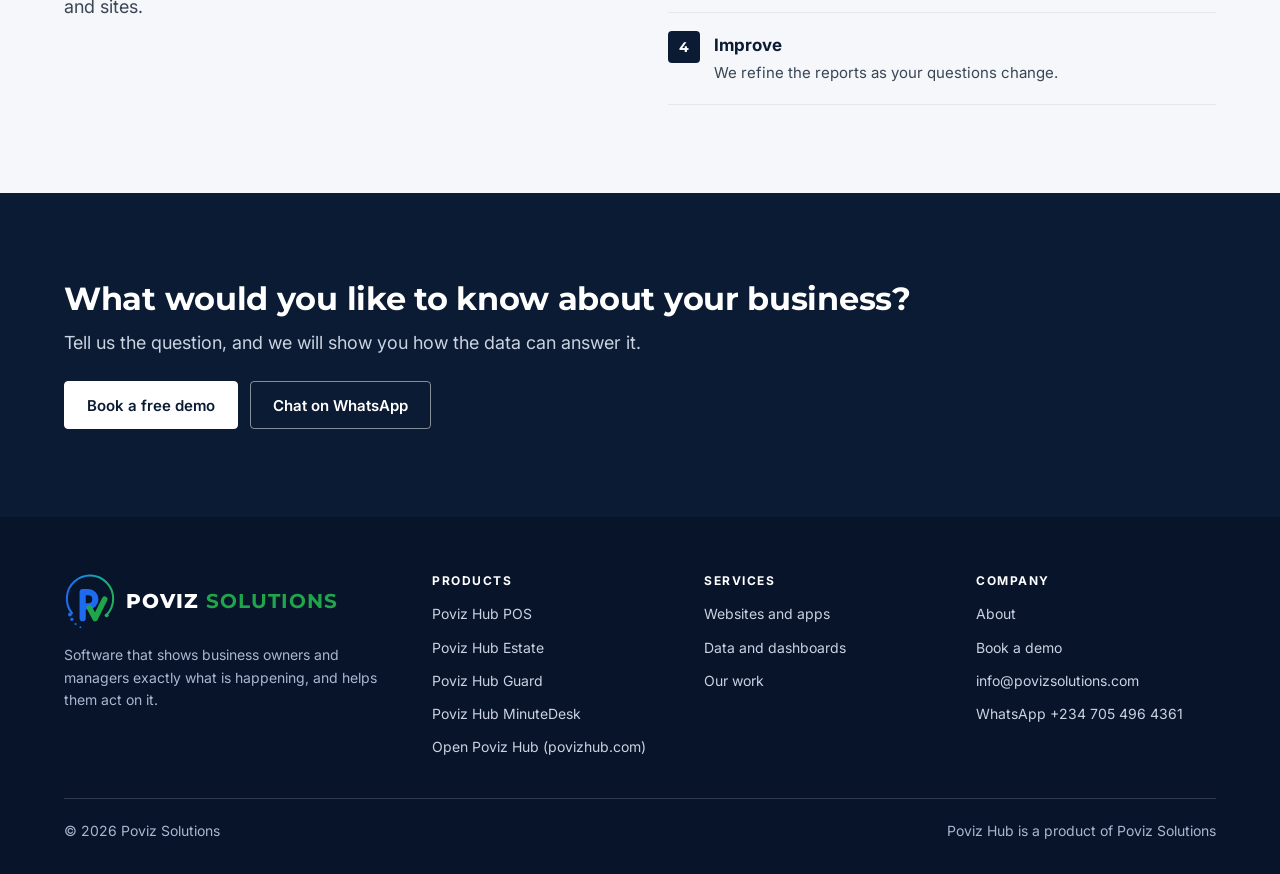
<file: data/index.html>
<!doctype html>
<html lang="en">
<head>
<meta charset="utf-8">
<meta name="viewport" content="width=device-width, initial-scale=1">
<title>Data and dashboards | Poviz Solutions</title>
<meta name="description" content="Management dashboards, regular reports, analysis and data clean-up that turn your records into clear decisions.">
<meta property="og:title" content="Data and dashboards | Poviz Solutions">
<meta property="og:description" content="Management dashboards, regular reports, analysis and data clean-up that turn your records into clear decisions.">
<meta property="og:type" content="website">
<meta property="og:url" content="https://povizsolutions.com/data/">
<link rel="canonical" href="https://povizsolutions.com/data/">
<link rel="icon" type="image/svg+xml" href="/favicon.svg">
<link rel="preconnect" href="https://fonts.googleapis.com">
<link rel="preconnect" href="https://fonts.gstatic.com" crossorigin>
<link href="https://fonts.googleapis.com/css2?family=Inter:wght@400;500;600;700&family=Montserrat:wght@600;700;800&display=swap" rel="stylesheet">
<link rel="stylesheet" href="/assets/site.css">
</head>
<body>
<header class="site-header">
<div class="wrap">
<a class="logo" href="/" aria-label="Poviz Solutions home"><svg viewBox="14 6 92 100" aria-hidden="true"><defs><linearGradient id="pvnav" x1="0" y1="0" x2="1" y2="0"><stop offset="0" stop-color="#1E6BF0"/><stop offset="0.5" stop-color="#139BD0"/><stop offset="1" stop-color="#20B25A"/></linearGradient></defs><path d="M28.1,76.8 A41 41 0 1 1 89.5,79.5" fill="none" stroke="url(#pvnav)" stroke-width="3.6" stroke-linecap="round"/><circle cx="24.5" cy="79" r="3.4" fill="#1E6BF0"/><circle cx="28" cy="87.5" r="2.8" fill="#1E6BF0"/><circle cx="34.5" cy="96" r="2" fill="#1E6BF0"/><circle cx="43" cy="101.5" r="1.7" fill="#1E6BF0"/><circle cx="89.5" cy="80.5" r="3.4" fill="#20B25A"/><path d="M47,39.5 H57 A12.5 12.5 0 0 1 57,64.5 H47 M47,39.5 V85.5" fill="none" stroke="#1E6BF0" stroke-width="11" stroke-linecap="round" stroke-linejoin="round"/><path d="M59,67 L69,86 L86,52" fill="none" stroke="#1FA54A" stroke-width="10" stroke-linecap="round" stroke-linejoin="round"/></svg><b>POVIZ <span>SOLUTIONS</span></b></a>
<nav class="nav" aria-label="Main"><a href="/pos/">Poviz Hub POS</a><a href="/estate/">Estates</a><a href="/solutions/" aria-current="page">Solutions</a><a href="/work/">Our work</a><a href="/about/">About</a><a href="https://povizhub.com/signin/">Sign in</a><a class="btn" href="https://povizhub.com/signup/">Start free</a></nav>
<details class="menu"><summary aria-label="Open menu"><svg width="18" height="18" viewBox="0 0 24 24" fill="none" stroke="currentColor" stroke-width="2" stroke-linecap="round" aria-hidden="true"><path d="M4 7h16M4 12h16M4 17h16"/></svg>Menu</summary>
<nav class="menu-panel" aria-label="Main"><a href="/pos/">Poviz Hub POS</a><a href="/estate/">Estates</a><a href="/solutions/">Solutions</a><a href="/work/">Our work</a><a href="/about/">About</a><a href="https://povizhub.com/signin/">Sign in</a><a class="btn" href="https://povizhub.com/signup/">Start free</a></nav></details>
</div>
</header>
<main>
<section class="hero simple"><div class="wrap">
<div class="copy"><div class="eyebrow">Data and dashboards</div><h1>Turn your records into clear decisions</h1><p class="lede">Reports and dashboards that show management what is working, what is not, and where the money is going, built by a data scientist.</p><div class="btn-row"><a class="btn btn-light" href="/contact/?interest=data">Talk to us about your data</a></div></div>

</div></section><section class="section"><div class="wrap">
<div class="head"><div class="eyebrow">What we do</div><h2>From scattered spreadsheets to one clear view</h2></div>
<div class="grid g3"><div class="card"><span class="icon"><svg width="20" height="20" viewBox="0 0 24 24" fill="none" stroke="currentColor" stroke-width="1.8" stroke-linecap="round" stroke-linejoin="round" aria-hidden="true"><path d="M4 20V10M10 20V4M16 20v-7M22 20H2"/></svg></span><h3>Management dashboards</h3><p>The numbers that matter, updated automatically and readable at a glance.</p></div><div class="card"><span class="icon"><svg width="20" height="20" viewBox="0 0 24 24" fill="none" stroke="currentColor" stroke-width="1.8" stroke-linecap="round" stroke-linejoin="round" aria-hidden="true"><path d="M6 3h9l4 4v14H6z"/><path d="M14 3v5h5M9 13h7M9 17h7"/></svg></span><h3>Regular reports</h3><p>Weekly and monthly reports for boards and management, without the manual work.</p></div><div class="card"><span class="icon"><svg width="20" height="20" viewBox="0 0 24 24" fill="none" stroke="currentColor" stroke-width="1.8" stroke-linecap="round" stroke-linejoin="round" aria-hidden="true"><path d="M12 3v4M12 17v4M3 12h4M17 12h4M6 6l2.5 2.5M15.5 15.5L18 18M6 18l2.5-2.5M15.5 8.5L18 6"/></svg></span><h3>Analysis and insights</h3><p>Trends, forecasts and answers to specific questions about your business.</p></div><div class="card"><span class="icon"><svg width="20" height="20" viewBox="0 0 24 24" fill="none" stroke="currentColor" stroke-width="1.8" stroke-linecap="round" stroke-linejoin="round" aria-hidden="true"><path d="M3 7l9-4 9 4-9 4z"/><path d="M3 7v10l9 4 9-4V7"/><path d="M12 11v10"/></svg></span><h3>Data clean-up</h3><p>Bringing records from many sources into one reliable place.</p></div><div class="card"><span class="icon"><svg width="20" height="20" viewBox="0 0 24 24" fill="none" stroke="currentColor" stroke-width="1.8" stroke-linecap="round" stroke-linejoin="round" aria-hidden="true"><path d="M6 9a6 6 0 0 1 12 0c0 6 2 7 2 7H4s2-1 2-7"/><path d="M10 20a2 2 0 0 0 4 0"/></svg></span><h3>Alerts</h3><p>Automatic warnings when a number moves outside its normal range.</p></div><div class="card"><span class="icon"><svg width="20" height="20" viewBox="0 0 24 24" fill="none" stroke="currentColor" stroke-width="1.8" stroke-linecap="round" stroke-linejoin="round" aria-hidden="true"><rect x="5" y="11" width="14" height="10" rx="1"/><path d="M8 11V8a4 4 0 0 1 8 0v3"/></svg></span><h3>Secure access</h3><p>Each person sees only the data they are allowed to see.</p></div></div>
</div></section>
<section class="section soft"><div class="wrap split">
<div class="stack"><div class="eyebrow">Who it's for</div><h2>For organisations that run on numbers</h2><p class="lede">From a growing business that has outgrown its spreadsheets to large organisations that need clear reporting across departments and sites.</p></div>
<ol class="list"><li><span class="num">1</span><div><b>Understand</b><p>We learn the decisions you need to make and the data you already have.</p></div></li><li><span class="num">2</span><div><b>Build</b><p>We connect your data and design dashboards around those decisions.</p></div></li><li><span class="num">3</span><div><b>Hand over</b><p>We train your team and document everything.</p></div></li><li><span class="num">4</span><div><b>Improve</b><p>We refine the reports as your questions change.</p></div></li></ol>
</div></section>
<section class="section dark cta-band"><div class="wrap">
<div><h2>What would you like to know about your business?</h2><p class="lede">Tell us the question, and we will show you how the data can answer it.</p></div>
<div class="btn-row"><a class="btn btn-light" href="/contact/?interest=data">Book a free demo</a><a class="btn btn-ghost-light" href="https://wa.me/2347054964361">Chat on WhatsApp</a></div>
</div></section>
</main>
<footer class="site-footer">
<div class="wrap">
<div class="foot-grid">
<div><a class="logo light" href="/" aria-label="Poviz Solutions home"><svg viewBox="14 6 92 100" aria-hidden="true"><defs><linearGradient id="pvfoot" x1="0" y1="0" x2="1" y2="0"><stop offset="0" stop-color="#1E6BF0"/><stop offset="0.5" stop-color="#139BD0"/><stop offset="1" stop-color="#20B25A"/></linearGradient></defs><path d="M28.1,76.8 A41 41 0 1 1 89.5,79.5" fill="none" stroke="url(#pvfoot)" stroke-width="3.6" stroke-linecap="round"/><circle cx="24.5" cy="79" r="3.4" fill="#1E6BF0"/><circle cx="28" cy="87.5" r="2.8" fill="#1E6BF0"/><circle cx="34.5" cy="96" r="2" fill="#1E6BF0"/><circle cx="43" cy="101.5" r="1.7" fill="#1E6BF0"/><circle cx="89.5" cy="80.5" r="3.4" fill="#20B25A"/><path d="M47,39.5 H57 A12.5 12.5 0 0 1 57,64.5 H47 M47,39.5 V85.5" fill="none" stroke="#1E6BF0" stroke-width="11" stroke-linecap="round" stroke-linejoin="round"/><path d="M59,67 L69,86 L86,52" fill="none" stroke="#1FA54A" stroke-width="10" stroke-linecap="round" stroke-linejoin="round"/></svg><b>POVIZ <span>SOLUTIONS</span></b></a>
<p>Software that shows business owners and managers exactly what is happening, and helps them act on it.</p></div>
<div><h3>Products</h3><ul><li><a href="/pos/">Poviz Hub POS</a></li><li><a href="/estate/">Poviz Hub Estate</a></li><li><a href="/guard/">Poviz Hub Guard</a></li><li><a href="/minutedesk/">Poviz Hub MinuteDesk</a></li><li><a href="https://povizhub.com">Open Poviz Hub (povizhub.com)</a></li></ul></div>
<div><h3>Services</h3><ul><li><a href="/websites/">Websites and apps</a></li><li><a href="/data/">Data and dashboards</a></li><li><a href="/work/">Our work</a></li></ul></div>
<div><h3>Company</h3><ul><li><a href="/about/">About</a></li><li><a href="/contact/">Book a demo</a></li><li><a href="mailto:info@povizsolutions.com">info@povizsolutions.com</a></li><li><a href="https://wa.me/2347054964361">WhatsApp +234 705 496 4361</a></li></ul></div>
</div>
<div class="foot-base"><span>© 2026 Poviz Solutions</span><span>Poviz Hub is a product of Poviz Solutions</span></div>
</div>
</footer>
</body>
</html>
</file>
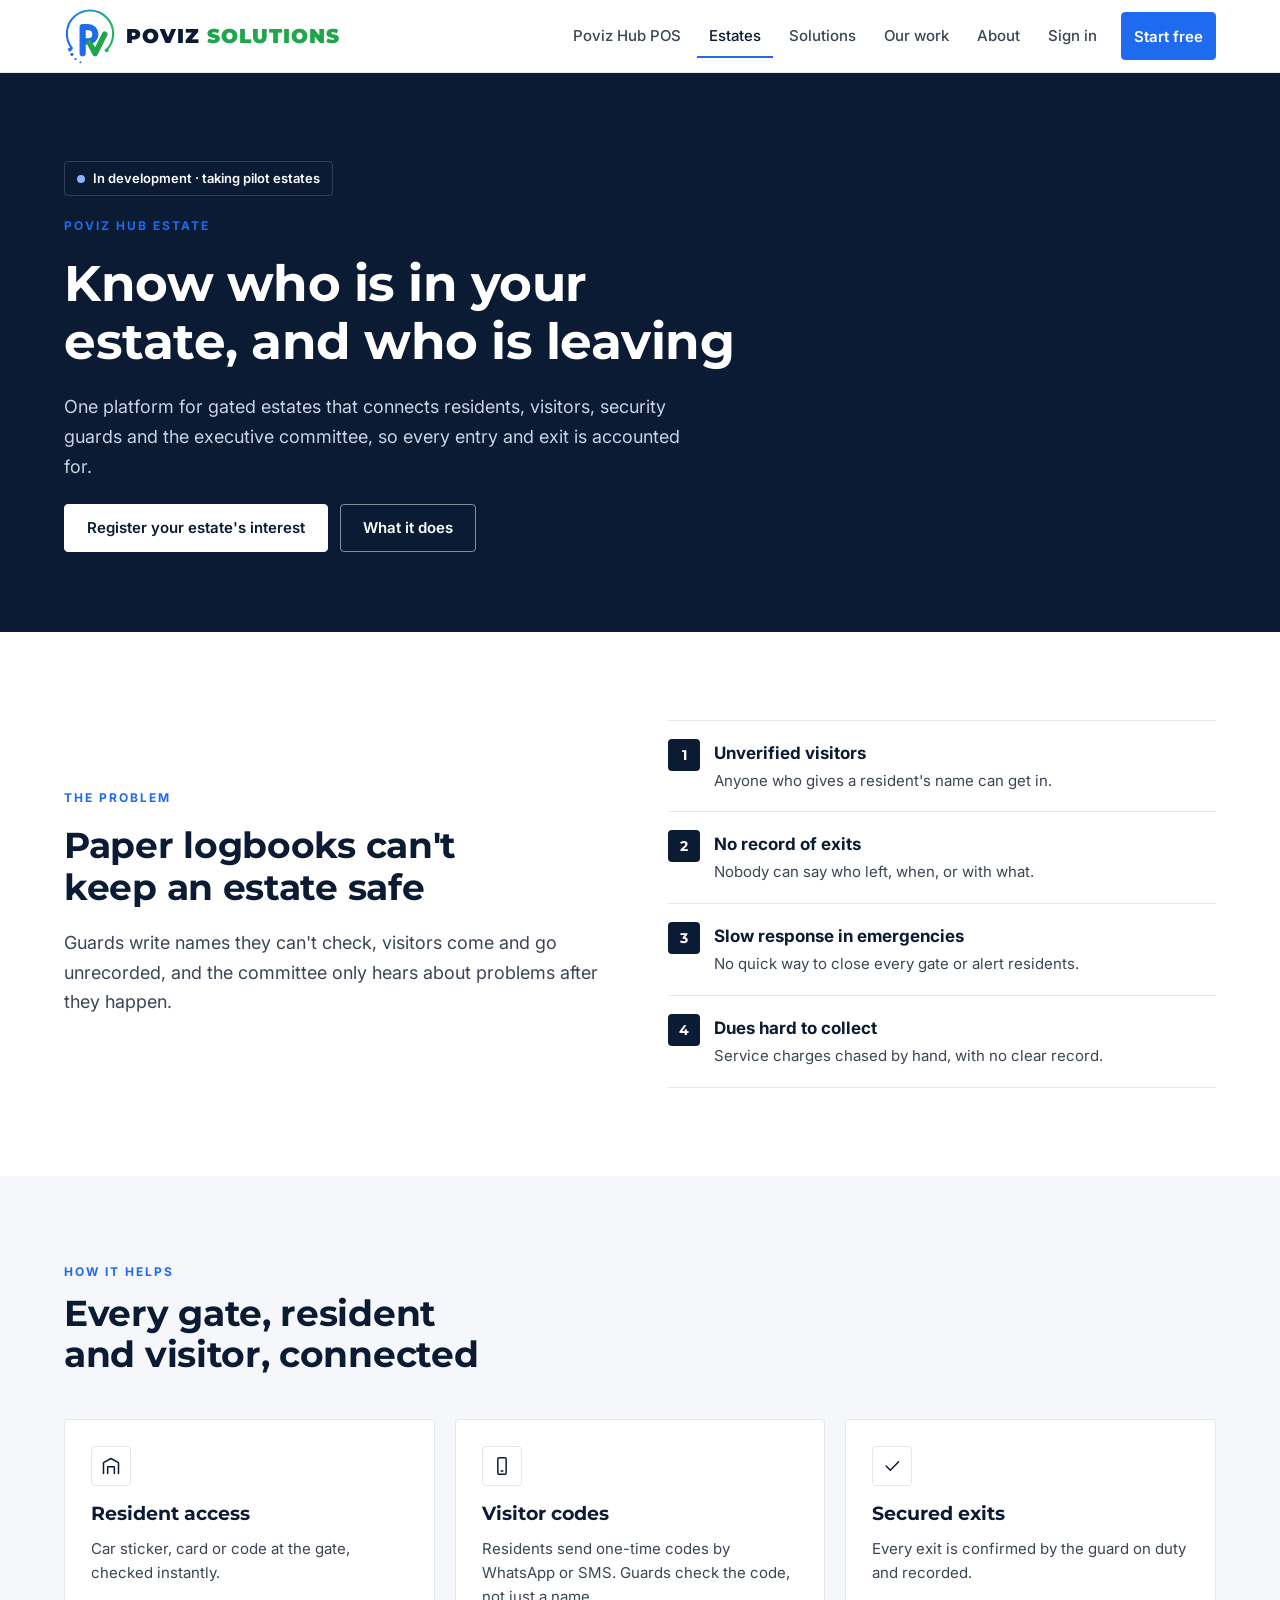
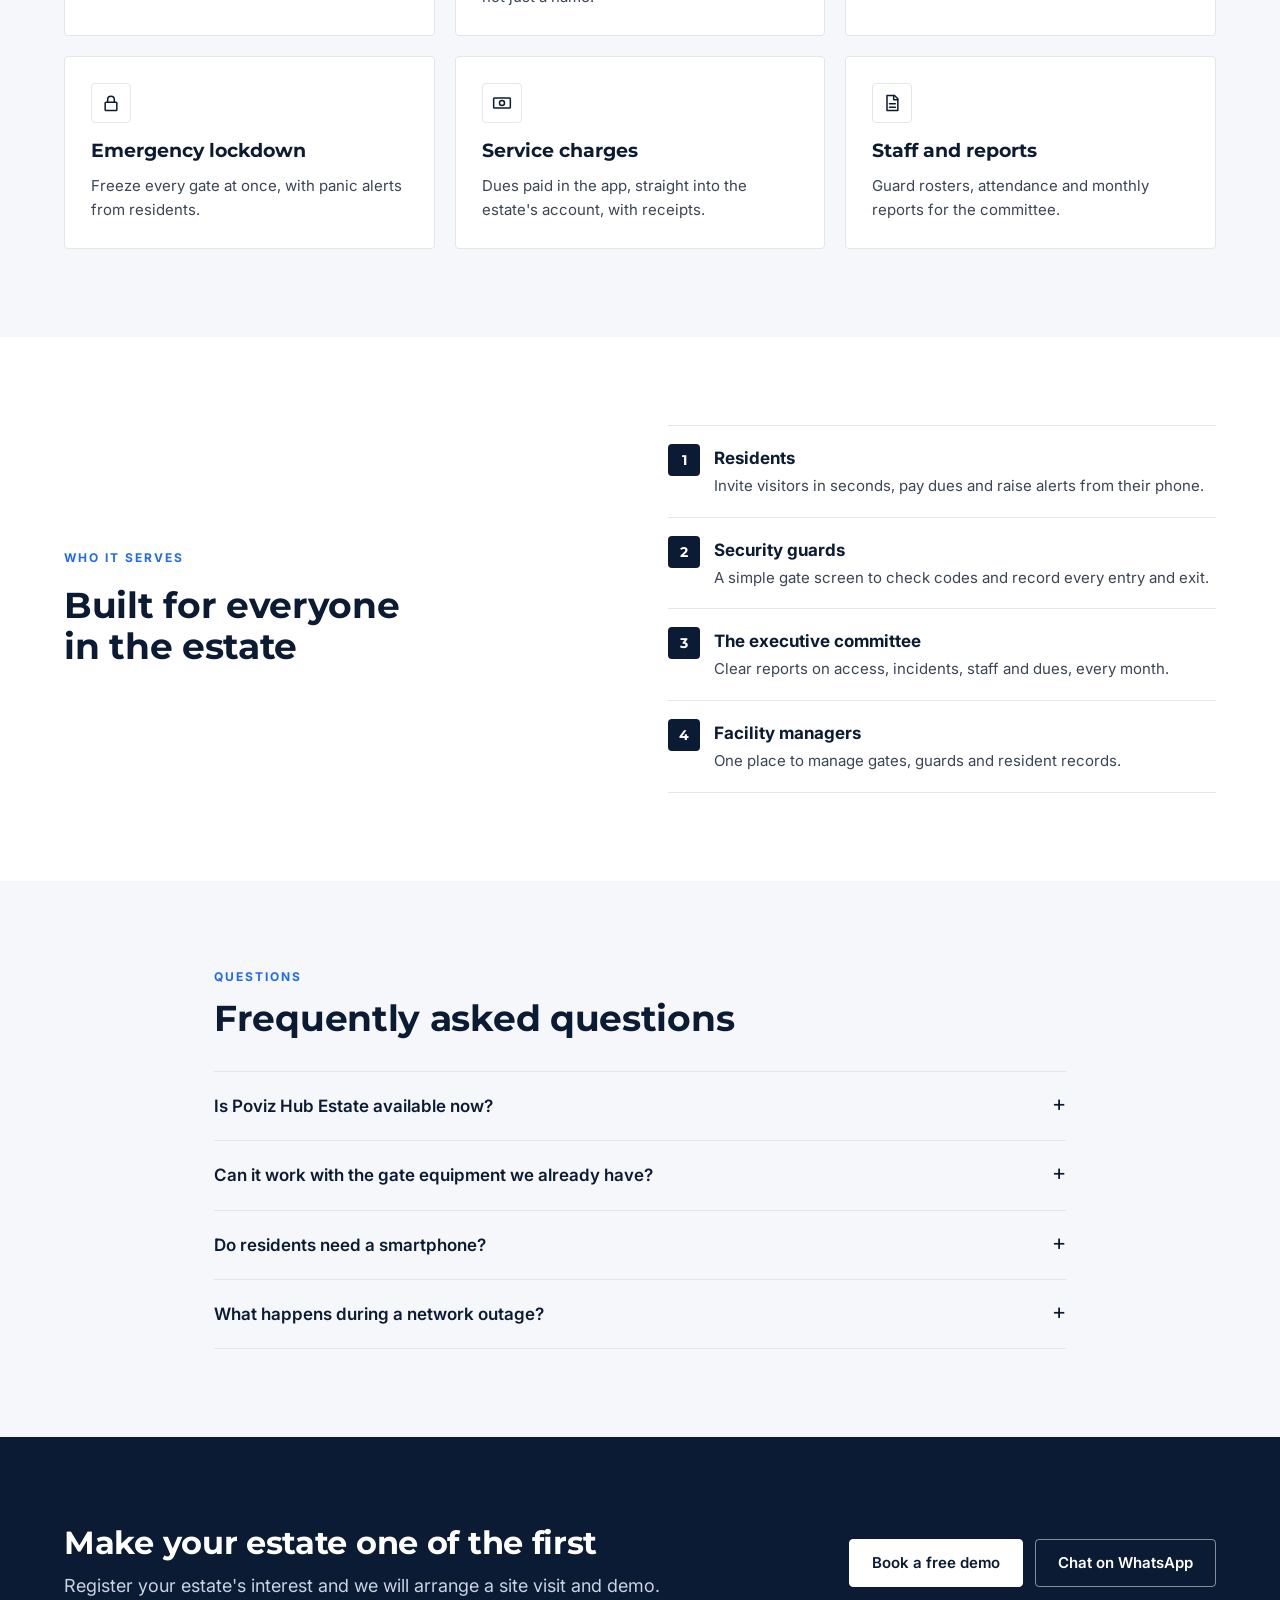
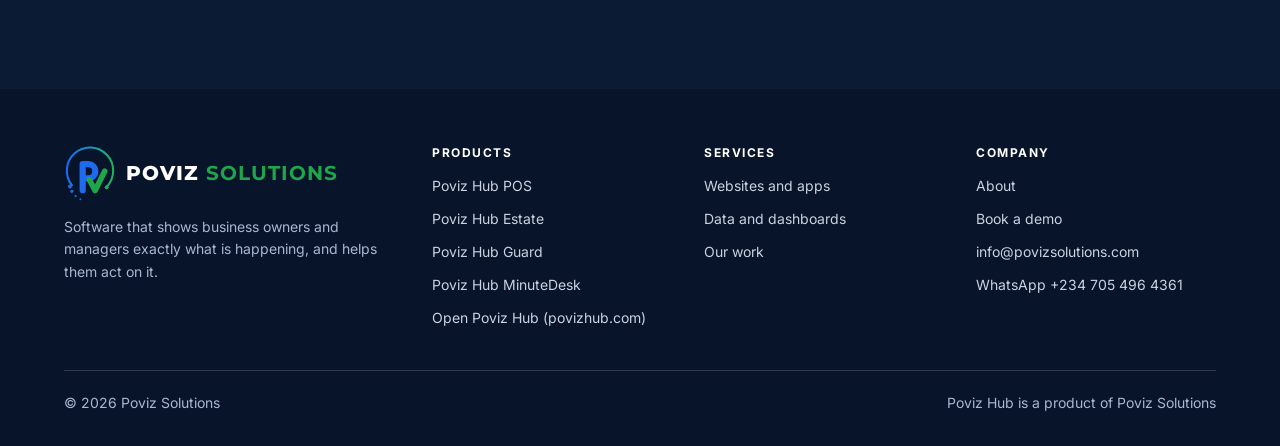
<file: estate/index.html>
<!doctype html>
<html lang="en">
<head>
<meta charset="utf-8">
<meta name="viewport" content="width=device-width, initial-scale=1">
<title>Poviz Hub Estate | Gate access and visitor control for gated estates</title>
<meta name="description" content="Poviz Hub Estate connects residents, visitors, guards and the executive committee: resident access, visitor codes, secured exits, emergency lockdown, dues and reports.">
<meta property="og:title" content="Poviz Hub Estate | Gate access and visitor control for gated estates">
<meta property="og:description" content="Poviz Hub Estate connects residents, visitors, guards and the executive committee: resident access, visitor codes, secured exits, emergency lockdown, dues and reports.">
<meta property="og:type" content="website">
<meta property="og:url" content="https://povizsolutions.com/estate/">
<link rel="canonical" href="https://povizsolutions.com/estate/">
<link rel="icon" type="image/svg+xml" href="/favicon.svg">
<link rel="preconnect" href="https://fonts.googleapis.com">
<link rel="preconnect" href="https://fonts.gstatic.com" crossorigin>
<link href="https://fonts.googleapis.com/css2?family=Inter:wght@400;500;600;700&family=Montserrat:wght@600;700;800&display=swap" rel="stylesheet">
<link rel="stylesheet" href="/assets/site.css">
</head>
<body>
<header class="site-header">
<div class="wrap">
<a class="logo" href="/" aria-label="Poviz Solutions home"><svg viewBox="14 6 92 100" aria-hidden="true"><defs><linearGradient id="pvnav" x1="0" y1="0" x2="1" y2="0"><stop offset="0" stop-color="#1E6BF0"/><stop offset="0.5" stop-color="#139BD0"/><stop offset="1" stop-color="#20B25A"/></linearGradient></defs><path d="M28.1,76.8 A41 41 0 1 1 89.5,79.5" fill="none" stroke="url(#pvnav)" stroke-width="3.6" stroke-linecap="round"/><circle cx="24.5" cy="79" r="3.4" fill="#1E6BF0"/><circle cx="28" cy="87.5" r="2.8" fill="#1E6BF0"/><circle cx="34.5" cy="96" r="2" fill="#1E6BF0"/><circle cx="43" cy="101.5" r="1.7" fill="#1E6BF0"/><circle cx="89.5" cy="80.5" r="3.4" fill="#20B25A"/><path d="M47,39.5 H57 A12.5 12.5 0 0 1 57,64.5 H47 M47,39.5 V85.5" fill="none" stroke="#1E6BF0" stroke-width="11" stroke-linecap="round" stroke-linejoin="round"/><path d="M59,67 L69,86 L86,52" fill="none" stroke="#1FA54A" stroke-width="10" stroke-linecap="round" stroke-linejoin="round"/></svg><b>POVIZ <span>SOLUTIONS</span></b></a>
<nav class="nav" aria-label="Main"><a href="/pos/">Poviz Hub POS</a><a href="/estate/" aria-current="page">Estates</a><a href="/solutions/">Solutions</a><a href="/work/">Our work</a><a href="/about/">About</a><a href="https://povizhub.com/signin/">Sign in</a><a class="btn" href="https://povizhub.com/signup/">Start free</a></nav>
<details class="menu"><summary aria-label="Open menu"><svg width="18" height="18" viewBox="0 0 24 24" fill="none" stroke="currentColor" stroke-width="2" stroke-linecap="round" aria-hidden="true"><path d="M4 7h16M4 12h16M4 17h16"/></svg>Menu</summary>
<nav class="menu-panel" aria-label="Main"><a href="/pos/">Poviz Hub POS</a><a href="/estate/">Estates</a><a href="/solutions/">Solutions</a><a href="/work/">Our work</a><a href="/about/">About</a><a href="https://povizhub.com/signin/">Sign in</a><a class="btn" href="https://povizhub.com/signup/">Start free</a></nav></details>
</div>
</header>
<main>
<section class="hero simple"><div class="wrap">
<div class="copy"><span class="status"><i></i>In development · taking pilot estates</span><div class="eyebrow">Poviz Hub Estate</div><h1>Know who is in your estate, and who is leaving</h1><p class="lede">One platform for gated estates that connects residents, visitors, security guards and the executive committee, so every entry and exit is accounted for.</p><div class="btn-row"><a class="btn btn-light" href="/contact/?interest=estate">Register your estate's interest</a><a class="btn btn-ghost-light" href="#features">What it does</a></div></div>

</div></section><section class="section"><div class="wrap split">
<div class="stack"><div class="eyebrow">The problem</div><h2>Paper logbooks can't keep an estate safe</h2><p class="lede">Guards write names they can't check, visitors come and go unrecorded, and the committee only hears about problems after they happen.</p></div>
<ol class="list"><li><span class="num">1</span><div><b>Unverified visitors</b><p>Anyone who gives a resident's name can get in.</p></div></li><li><span class="num">2</span><div><b>No record of exits</b><p>Nobody can say who left, when, or with what.</p></div></li><li><span class="num">3</span><div><b>Slow response in emergencies</b><p>No quick way to close every gate or alert residents.</p></div></li><li><span class="num">4</span><div><b>Dues hard to collect</b><p>Service charges chased by hand, with no clear record.</p></div></li></ol>
</div></section>
<section class="section soft" id="features"><div class="wrap">
<div class="head"><div class="eyebrow">How it helps</div><h2>Every gate, resident and visitor, connected</h2></div>
<div class="grid g3"><div class="card"><span class="icon"><svg width="20" height="20" viewBox="0 0 24 24" fill="none" stroke="currentColor" stroke-width="1.8" stroke-linecap="round" stroke-linejoin="round" aria-hidden="true"><path d="M3 21V8l9-5 9 5v13"/><path d="M8 21v-8h8v8"/></svg></span><h3>Resident access</h3><p>Car sticker, card or code at the gate, checked instantly.</p></div><div class="card"><span class="icon"><svg width="20" height="20" viewBox="0 0 24 24" fill="none" stroke="currentColor" stroke-width="1.8" stroke-linecap="round" stroke-linejoin="round" aria-hidden="true"><rect x="7" y="2" width="10" height="20" rx="1.5"/><path d="M11 18h2"/></svg></span><h3>Visitor codes</h3><p>Residents send one-time codes by WhatsApp or SMS. Guards check the code, not just a name.</p></div><div class="card"><span class="icon"><svg width="20" height="20" viewBox="0 0 24 24" fill="none" stroke="currentColor" stroke-width="1.8" stroke-linecap="round" stroke-linejoin="round" aria-hidden="true"><path d="M5 12l5 5L20 7"/></svg></span><h3>Secured exits</h3><p>Every exit is confirmed by the guard on duty and recorded.</p></div><div class="card"><span class="icon"><svg width="20" height="20" viewBox="0 0 24 24" fill="none" stroke="currentColor" stroke-width="1.8" stroke-linecap="round" stroke-linejoin="round" aria-hidden="true"><rect x="5" y="11" width="14" height="10" rx="1"/><path d="M8 11V8a4 4 0 0 1 8 0v3"/></svg></span><h3>Emergency lockdown</h3><p>Freeze every gate at once, with panic alerts from residents.</p></div><div class="card"><span class="icon"><svg width="20" height="20" viewBox="0 0 24 24" fill="none" stroke="currentColor" stroke-width="1.8" stroke-linecap="round" stroke-linejoin="round" aria-hidden="true"><rect x="2" y="6" width="20" height="12" rx="1"/><circle cx="12" cy="12" r="3"/></svg></span><h3>Service charges</h3><p>Dues paid in the app, straight into the estate's account, with receipts.</p></div><div class="card"><span class="icon"><svg width="20" height="20" viewBox="0 0 24 24" fill="none" stroke="currentColor" stroke-width="1.8" stroke-linecap="round" stroke-linejoin="round" aria-hidden="true"><path d="M6 3h9l4 4v14H6z"/><path d="M14 3v5h5M9 13h7M9 17h7"/></svg></span><h3>Staff and reports</h3><p>Guard rosters, attendance and monthly reports for the committee.</p></div></div>
</div></section>
<section class="section"><div class="wrap split">
<div class="stack"><div class="eyebrow">Who it serves</div><h2>Built for everyone in the estate</h2></div>
<ol class="list"><li><span class="num">1</span><div><b>Residents</b><p>Invite visitors in seconds, pay dues and raise alerts from their phone.</p></div></li><li><span class="num">2</span><div><b>Security guards</b><p>A simple gate screen to check codes and record every entry and exit.</p></div></li><li><span class="num">3</span><div><b>The executive committee</b><p>Clear reports on access, incidents, staff and dues, every month.</p></div></li><li><span class="num">4</span><div><b>Facility managers</b><p>One place to manage gates, guards and resident records.</p></div></li></ol>
</div></section>
<section class="section soft"><div class="wrap" style="max-width:900px">
<div class="head"><div class="eyebrow">Questions</div><h2>Frequently asked questions</h2></div>
<div class="faq"><details><summary>Is Poviz Hub Estate available now?</summary><p>It is in development. We are working with a first group of estates to shape it. Register your interest and we will contact you about a pilot.</p></details><details><summary>Can it work with the gate equipment we already have?</summary><p>Often, yes. We assess your existing barriers, readers and cards during a site visit and reuse what works.</p></details><details><summary>Do residents need a smartphone?</summary><p>Residents with smartphones use the app. Others can be issued a card or code, and guards can look residents up at the gate.</p></details><details><summary>What happens during a network outage?</summary><p>Gate screens keep working offline for known residents and codes already issued, and sync when the network returns.</p></details></div>
</div></section>
<section class="section dark cta-band"><div class="wrap">
<div><h2>Make your estate one of the first</h2><p class="lede">Register your estate's interest and we will arrange a site visit and demo.</p></div>
<div class="btn-row"><a class="btn btn-light" href="/contact/?interest=estate">Book a free demo</a><a class="btn btn-ghost-light" href="https://wa.me/2347054964361">Chat on WhatsApp</a></div>
</div></section>
</main>
<footer class="site-footer">
<div class="wrap">
<div class="foot-grid">
<div><a class="logo light" href="/" aria-label="Poviz Solutions home"><svg viewBox="14 6 92 100" aria-hidden="true"><defs><linearGradient id="pvfoot" x1="0" y1="0" x2="1" y2="0"><stop offset="0" stop-color="#1E6BF0"/><stop offset="0.5" stop-color="#139BD0"/><stop offset="1" stop-color="#20B25A"/></linearGradient></defs><path d="M28.1,76.8 A41 41 0 1 1 89.5,79.5" fill="none" stroke="url(#pvfoot)" stroke-width="3.6" stroke-linecap="round"/><circle cx="24.5" cy="79" r="3.4" fill="#1E6BF0"/><circle cx="28" cy="87.5" r="2.8" fill="#1E6BF0"/><circle cx="34.5" cy="96" r="2" fill="#1E6BF0"/><circle cx="43" cy="101.5" r="1.7" fill="#1E6BF0"/><circle cx="89.5" cy="80.5" r="3.4" fill="#20B25A"/><path d="M47,39.5 H57 A12.5 12.5 0 0 1 57,64.5 H47 M47,39.5 V85.5" fill="none" stroke="#1E6BF0" stroke-width="11" stroke-linecap="round" stroke-linejoin="round"/><path d="M59,67 L69,86 L86,52" fill="none" stroke="#1FA54A" stroke-width="10" stroke-linecap="round" stroke-linejoin="round"/></svg><b>POVIZ <span>SOLUTIONS</span></b></a>
<p>Software that shows business owners and managers exactly what is happening, and helps them act on it.</p></div>
<div><h3>Products</h3><ul><li><a href="/pos/">Poviz Hub POS</a></li><li><a href="/estate/">Poviz Hub Estate</a></li><li><a href="/guard/">Poviz Hub Guard</a></li><li><a href="/minutedesk/">Poviz Hub MinuteDesk</a></li><li><a href="https://povizhub.com">Open Poviz Hub (povizhub.com)</a></li></ul></div>
<div><h3>Services</h3><ul><li><a href="/websites/">Websites and apps</a></li><li><a href="/data/">Data and dashboards</a></li><li><a href="/work/">Our work</a></li></ul></div>
<div><h3>Company</h3><ul><li><a href="/about/">About</a></li><li><a href="/contact/">Book a demo</a></li><li><a href="mailto:info@povizsolutions.com">info@povizsolutions.com</a></li><li><a href="https://wa.me/2347054964361">WhatsApp +234 705 496 4361</a></li></ul></div>
</div>
<div class="foot-base"><span>© 2026 Poviz Solutions</span><span>Poviz Hub is a product of Poviz Solutions</span></div>
</div>
</footer>
</body>
</html>
</file>
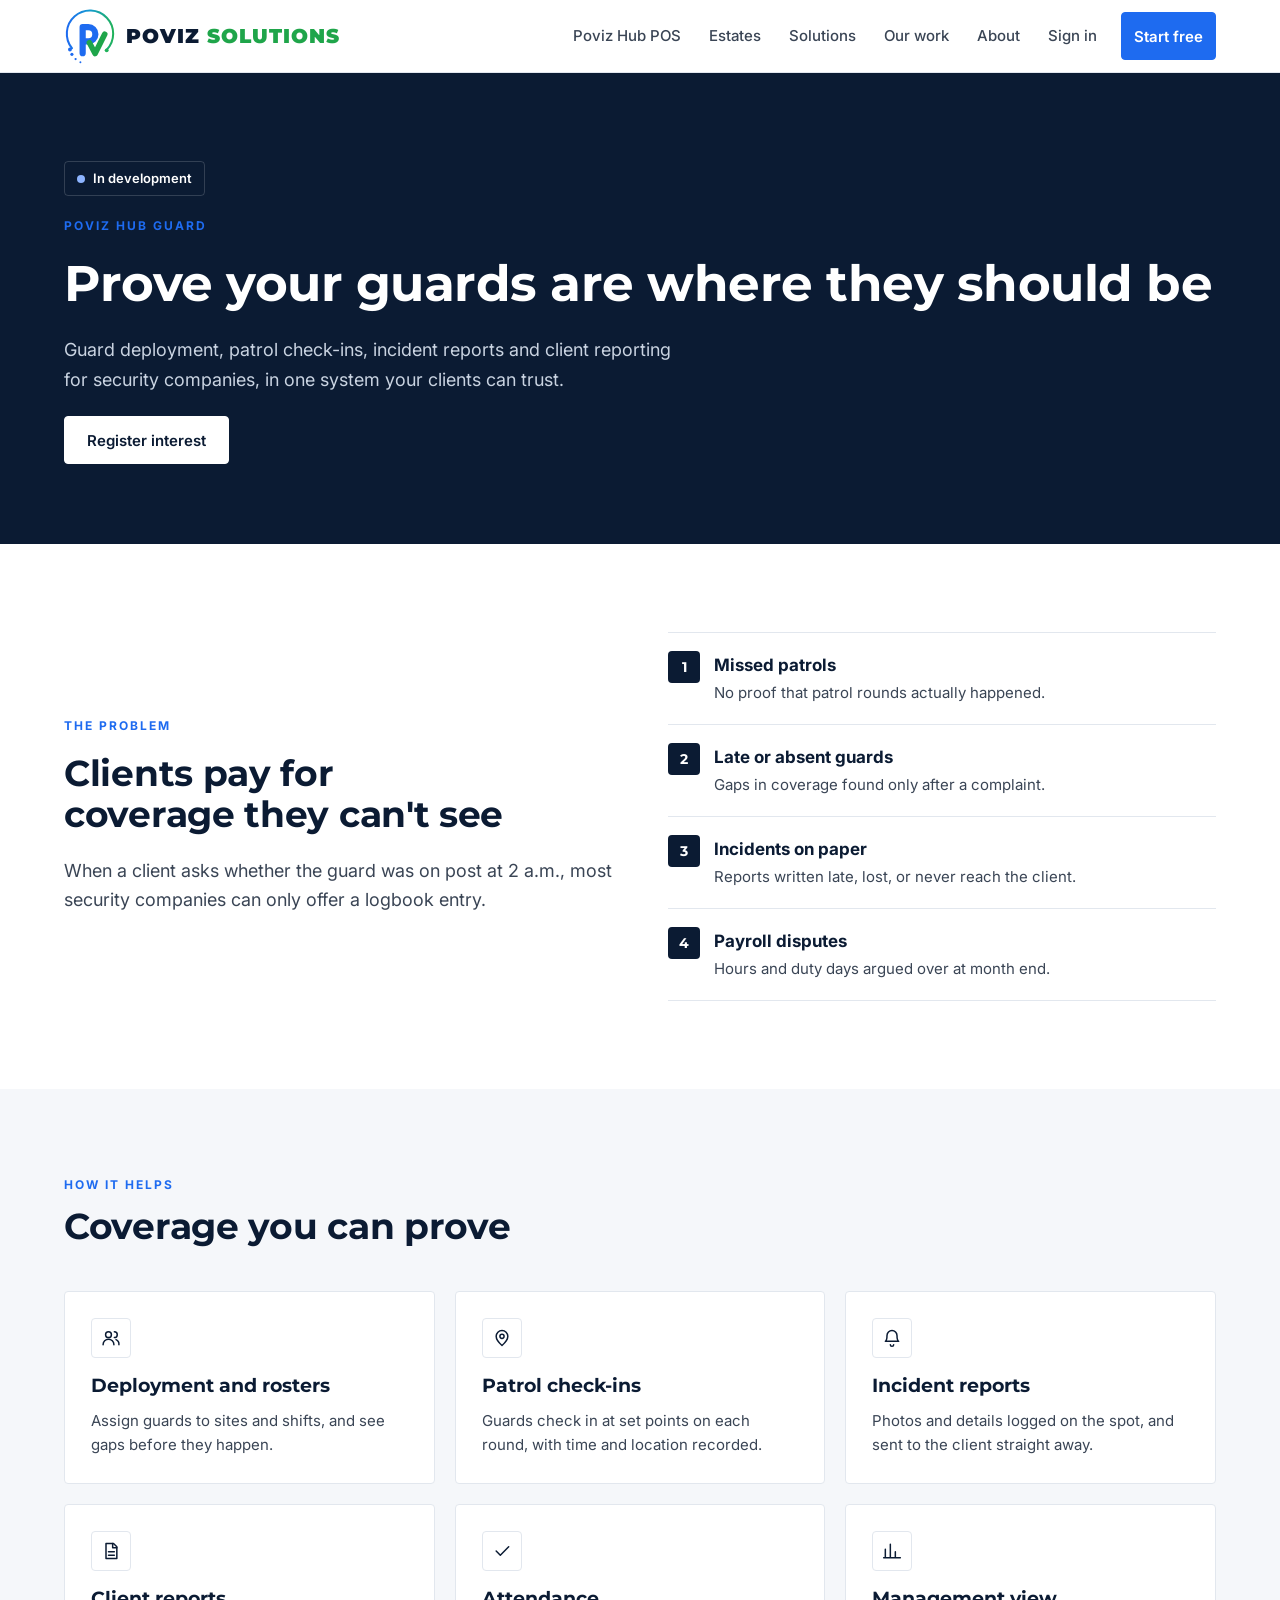
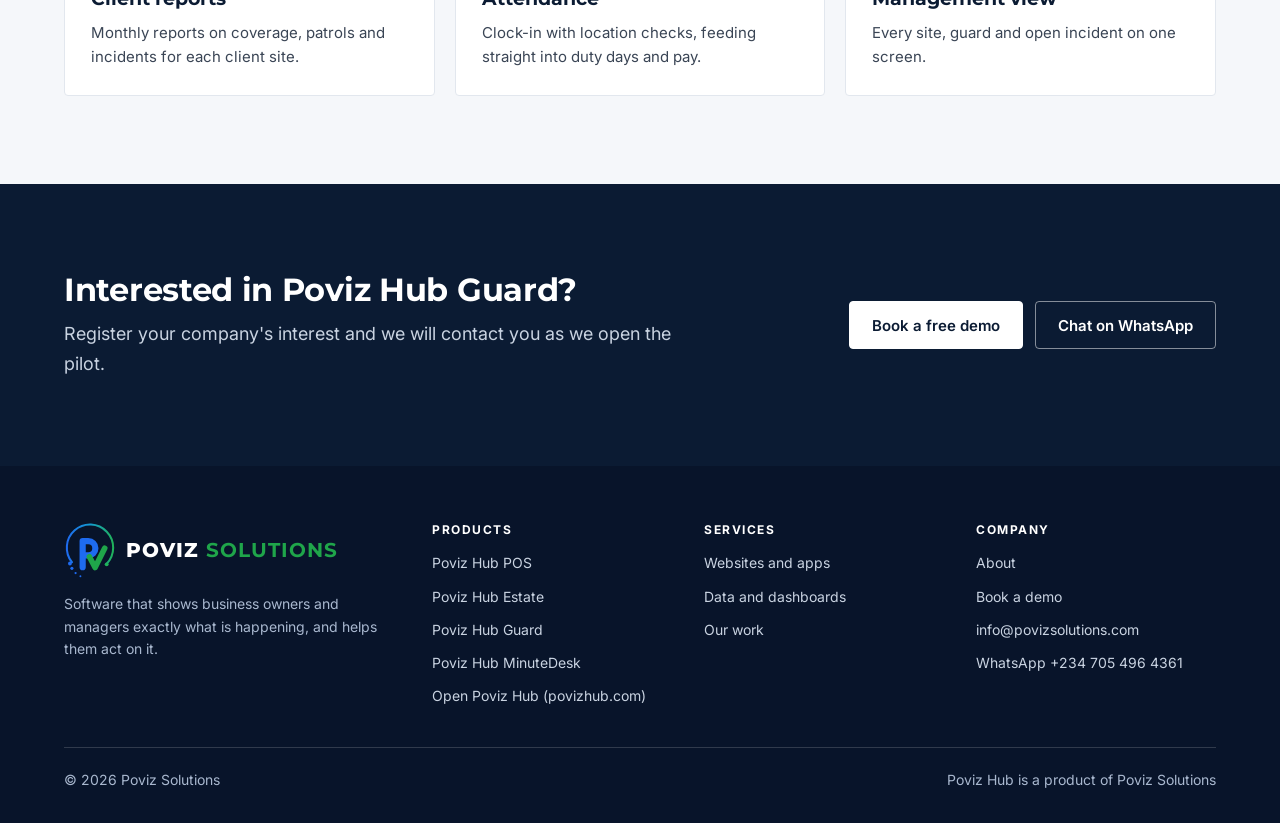
<file: guard/index.html>
<!doctype html>
<html lang="en">
<head>
<meta charset="utf-8">
<meta name="viewport" content="width=device-width, initial-scale=1">
<title>Poviz Hub Guard | Guard deployment and patrol software for security companies</title>
<meta name="description" content="Poviz Hub Guard: guard deployment, patrol check-ins, incident reports, attendance and client reporting for security companies. In development.">
<meta property="og:title" content="Poviz Hub Guard | Guard deployment and patrol software for security companies">
<meta property="og:description" content="Poviz Hub Guard: guard deployment, patrol check-ins, incident reports, attendance and client reporting for security companies. In development.">
<meta property="og:type" content="website">
<meta property="og:url" content="https://povizsolutions.com/guard/">
<link rel="canonical" href="https://povizsolutions.com/guard/">
<link rel="icon" type="image/svg+xml" href="/favicon.svg">
<link rel="preconnect" href="https://fonts.googleapis.com">
<link rel="preconnect" href="https://fonts.gstatic.com" crossorigin>
<link href="https://fonts.googleapis.com/css2?family=Inter:wght@400;500;600;700&family=Montserrat:wght@600;700;800&display=swap" rel="stylesheet">
<link rel="stylesheet" href="/assets/site.css">
</head>
<body>
<header class="site-header">
<div class="wrap">
<a class="logo" href="/" aria-label="Poviz Solutions home"><svg viewBox="14 6 92 100" aria-hidden="true"><defs><linearGradient id="pvnav" x1="0" y1="0" x2="1" y2="0"><stop offset="0" stop-color="#1E6BF0"/><stop offset="0.5" stop-color="#139BD0"/><stop offset="1" stop-color="#20B25A"/></linearGradient></defs><path d="M28.1,76.8 A41 41 0 1 1 89.5,79.5" fill="none" stroke="url(#pvnav)" stroke-width="3.6" stroke-linecap="round"/><circle cx="24.5" cy="79" r="3.4" fill="#1E6BF0"/><circle cx="28" cy="87.5" r="2.8" fill="#1E6BF0"/><circle cx="34.5" cy="96" r="2" fill="#1E6BF0"/><circle cx="43" cy="101.5" r="1.7" fill="#1E6BF0"/><circle cx="89.5" cy="80.5" r="3.4" fill="#20B25A"/><path d="M47,39.5 H57 A12.5 12.5 0 0 1 57,64.5 H47 M47,39.5 V85.5" fill="none" stroke="#1E6BF0" stroke-width="11" stroke-linecap="round" stroke-linejoin="round"/><path d="M59,67 L69,86 L86,52" fill="none" stroke="#1FA54A" stroke-width="10" stroke-linecap="round" stroke-linejoin="round"/></svg><b>POVIZ <span>SOLUTIONS</span></b></a>
<nav class="nav" aria-label="Main"><a href="/pos/">Poviz Hub POS</a><a href="/estate/">Estates</a><a href="/solutions/">Solutions</a><a href="/work/">Our work</a><a href="/about/">About</a><a href="https://povizhub.com/signin/">Sign in</a><a class="btn" href="https://povizhub.com/signup/">Start free</a></nav>
<details class="menu"><summary aria-label="Open menu"><svg width="18" height="18" viewBox="0 0 24 24" fill="none" stroke="currentColor" stroke-width="2" stroke-linecap="round" aria-hidden="true"><path d="M4 7h16M4 12h16M4 17h16"/></svg>Menu</summary>
<nav class="menu-panel" aria-label="Main"><a href="/pos/">Poviz Hub POS</a><a href="/estate/">Estates</a><a href="/solutions/">Solutions</a><a href="/work/">Our work</a><a href="/about/">About</a><a href="https://povizhub.com/signin/">Sign in</a><a class="btn" href="https://povizhub.com/signup/">Start free</a></nav></details>
</div>
</header>
<main>
<section class="hero simple"><div class="wrap">
<div class="copy"><span class="status"><i></i>In development</span><div class="eyebrow">Poviz Hub Guard</div><h1>Prove your guards are where they should be</h1><p class="lede">Guard deployment, patrol check-ins, incident reports and client reporting for security companies, in one system your clients can trust.</p><div class="btn-row"><a class="btn btn-light" href="/contact/?interest=guard">Register interest</a></div></div>

</div></section><section class="section"><div class="wrap split">
<div class="stack"><div class="eyebrow">The problem</div><h2>Clients pay for coverage they can't see</h2><p class="lede">When a client asks whether the guard was on post at 2 a.m., most security companies can only offer a logbook entry.</p></div>
<ol class="list"><li><span class="num">1</span><div><b>Missed patrols</b><p>No proof that patrol rounds actually happened.</p></div></li><li><span class="num">2</span><div><b>Late or absent guards</b><p>Gaps in coverage found only after a complaint.</p></div></li><li><span class="num">3</span><div><b>Incidents on paper</b><p>Reports written late, lost, or never reach the client.</p></div></li><li><span class="num">4</span><div><b>Payroll disputes</b><p>Hours and duty days argued over at month end.</p></div></li></ol>
</div></section>
<section class="section soft"><div class="wrap">
<div class="head"><div class="eyebrow">How it helps</div><h2>Coverage you can prove</h2></div>
<div class="grid g3"><div class="card"><span class="icon"><svg width="20" height="20" viewBox="0 0 24 24" fill="none" stroke="currentColor" stroke-width="1.8" stroke-linecap="round" stroke-linejoin="round" aria-hidden="true"><circle cx="9" cy="8" r="3.5"/><path d="M2.5 20a6.5 6.5 0 0 1 13 0"/><path d="M16 4.5a3.5 3.5 0 0 1 0 7M18 14a6 6 0 0 1 3.5 6"/></svg></span><h3>Deployment and rosters</h3><p>Assign guards to sites and shifts, and see gaps before they happen.</p></div><div class="card"><span class="icon"><svg width="20" height="20" viewBox="0 0 24 24" fill="none" stroke="currentColor" stroke-width="1.8" stroke-linecap="round" stroke-linejoin="round" aria-hidden="true"><path d="M12 21s-7-6-7-11a7 7 0 0 1 14 0c0 5-7 11-7 11z"/><circle cx="12" cy="10" r="2.5"/></svg></span><h3>Patrol check-ins</h3><p>Guards check in at set points on each round, with time and location recorded.</p></div><div class="card"><span class="icon"><svg width="20" height="20" viewBox="0 0 24 24" fill="none" stroke="currentColor" stroke-width="1.8" stroke-linecap="round" stroke-linejoin="round" aria-hidden="true"><path d="M6 9a6 6 0 0 1 12 0c0 6 2 7 2 7H4s2-1 2-7"/><path d="M10 20a2 2 0 0 0 4 0"/></svg></span><h3>Incident reports</h3><p>Photos and details logged on the spot, and sent to the client straight away.</p></div><div class="card"><span class="icon"><svg width="20" height="20" viewBox="0 0 24 24" fill="none" stroke="currentColor" stroke-width="1.8" stroke-linecap="round" stroke-linejoin="round" aria-hidden="true"><path d="M6 3h9l4 4v14H6z"/><path d="M14 3v5h5M9 13h7M9 17h7"/></svg></span><h3>Client reports</h3><p>Monthly reports on coverage, patrols and incidents for each client site.</p></div><div class="card"><span class="icon"><svg width="20" height="20" viewBox="0 0 24 24" fill="none" stroke="currentColor" stroke-width="1.8" stroke-linecap="round" stroke-linejoin="round" aria-hidden="true"><path d="M5 12l5 5L20 7"/></svg></span><h3>Attendance</h3><p>Clock-in with location checks, feeding straight into duty days and pay.</p></div><div class="card"><span class="icon"><svg width="20" height="20" viewBox="0 0 24 24" fill="none" stroke="currentColor" stroke-width="1.8" stroke-linecap="round" stroke-linejoin="round" aria-hidden="true"><path d="M4 20V10M10 20V4M16 20v-7M22 20H2"/></svg></span><h3>Management view</h3><p>Every site, guard and open incident on one screen.</p></div></div>
</div></section>
<section class="section dark cta-band"><div class="wrap">
<div><h2>Interested in Poviz Hub Guard?</h2><p class="lede">Register your company's interest and we will contact you as we open the pilot.</p></div>
<div class="btn-row"><a class="btn btn-light" href="/contact/?interest=guard">Book a free demo</a><a class="btn btn-ghost-light" href="https://wa.me/2347054964361">Chat on WhatsApp</a></div>
</div></section>
</main>
<footer class="site-footer">
<div class="wrap">
<div class="foot-grid">
<div><a class="logo light" href="/" aria-label="Poviz Solutions home"><svg viewBox="14 6 92 100" aria-hidden="true"><defs><linearGradient id="pvfoot" x1="0" y1="0" x2="1" y2="0"><stop offset="0" stop-color="#1E6BF0"/><stop offset="0.5" stop-color="#139BD0"/><stop offset="1" stop-color="#20B25A"/></linearGradient></defs><path d="M28.1,76.8 A41 41 0 1 1 89.5,79.5" fill="none" stroke="url(#pvfoot)" stroke-width="3.6" stroke-linecap="round"/><circle cx="24.5" cy="79" r="3.4" fill="#1E6BF0"/><circle cx="28" cy="87.5" r="2.8" fill="#1E6BF0"/><circle cx="34.5" cy="96" r="2" fill="#1E6BF0"/><circle cx="43" cy="101.5" r="1.7" fill="#1E6BF0"/><circle cx="89.5" cy="80.5" r="3.4" fill="#20B25A"/><path d="M47,39.5 H57 A12.5 12.5 0 0 1 57,64.5 H47 M47,39.5 V85.5" fill="none" stroke="#1E6BF0" stroke-width="11" stroke-linecap="round" stroke-linejoin="round"/><path d="M59,67 L69,86 L86,52" fill="none" stroke="#1FA54A" stroke-width="10" stroke-linecap="round" stroke-linejoin="round"/></svg><b>POVIZ <span>SOLUTIONS</span></b></a>
<p>Software that shows business owners and managers exactly what is happening, and helps them act on it.</p></div>
<div><h3>Products</h3><ul><li><a href="/pos/">Poviz Hub POS</a></li><li><a href="/estate/">Poviz Hub Estate</a></li><li><a href="/guard/">Poviz Hub Guard</a></li><li><a href="/minutedesk/">Poviz Hub MinuteDesk</a></li><li><a href="https://povizhub.com">Open Poviz Hub (povizhub.com)</a></li></ul></div>
<div><h3>Services</h3><ul><li><a href="/websites/">Websites and apps</a></li><li><a href="/data/">Data and dashboards</a></li><li><a href="/work/">Our work</a></li></ul></div>
<div><h3>Company</h3><ul><li><a href="/about/">About</a></li><li><a href="/contact/">Book a demo</a></li><li><a href="mailto:info@povizsolutions.com">info@povizsolutions.com</a></li><li><a href="https://wa.me/2347054964361">WhatsApp +234 705 496 4361</a></li></ul></div>
</div>
<div class="foot-base"><span>© 2026 Poviz Solutions</span><span>Poviz Hub is a product of Poviz Solutions</span></div>
</div>
</footer>
</body>
</html>
</file>
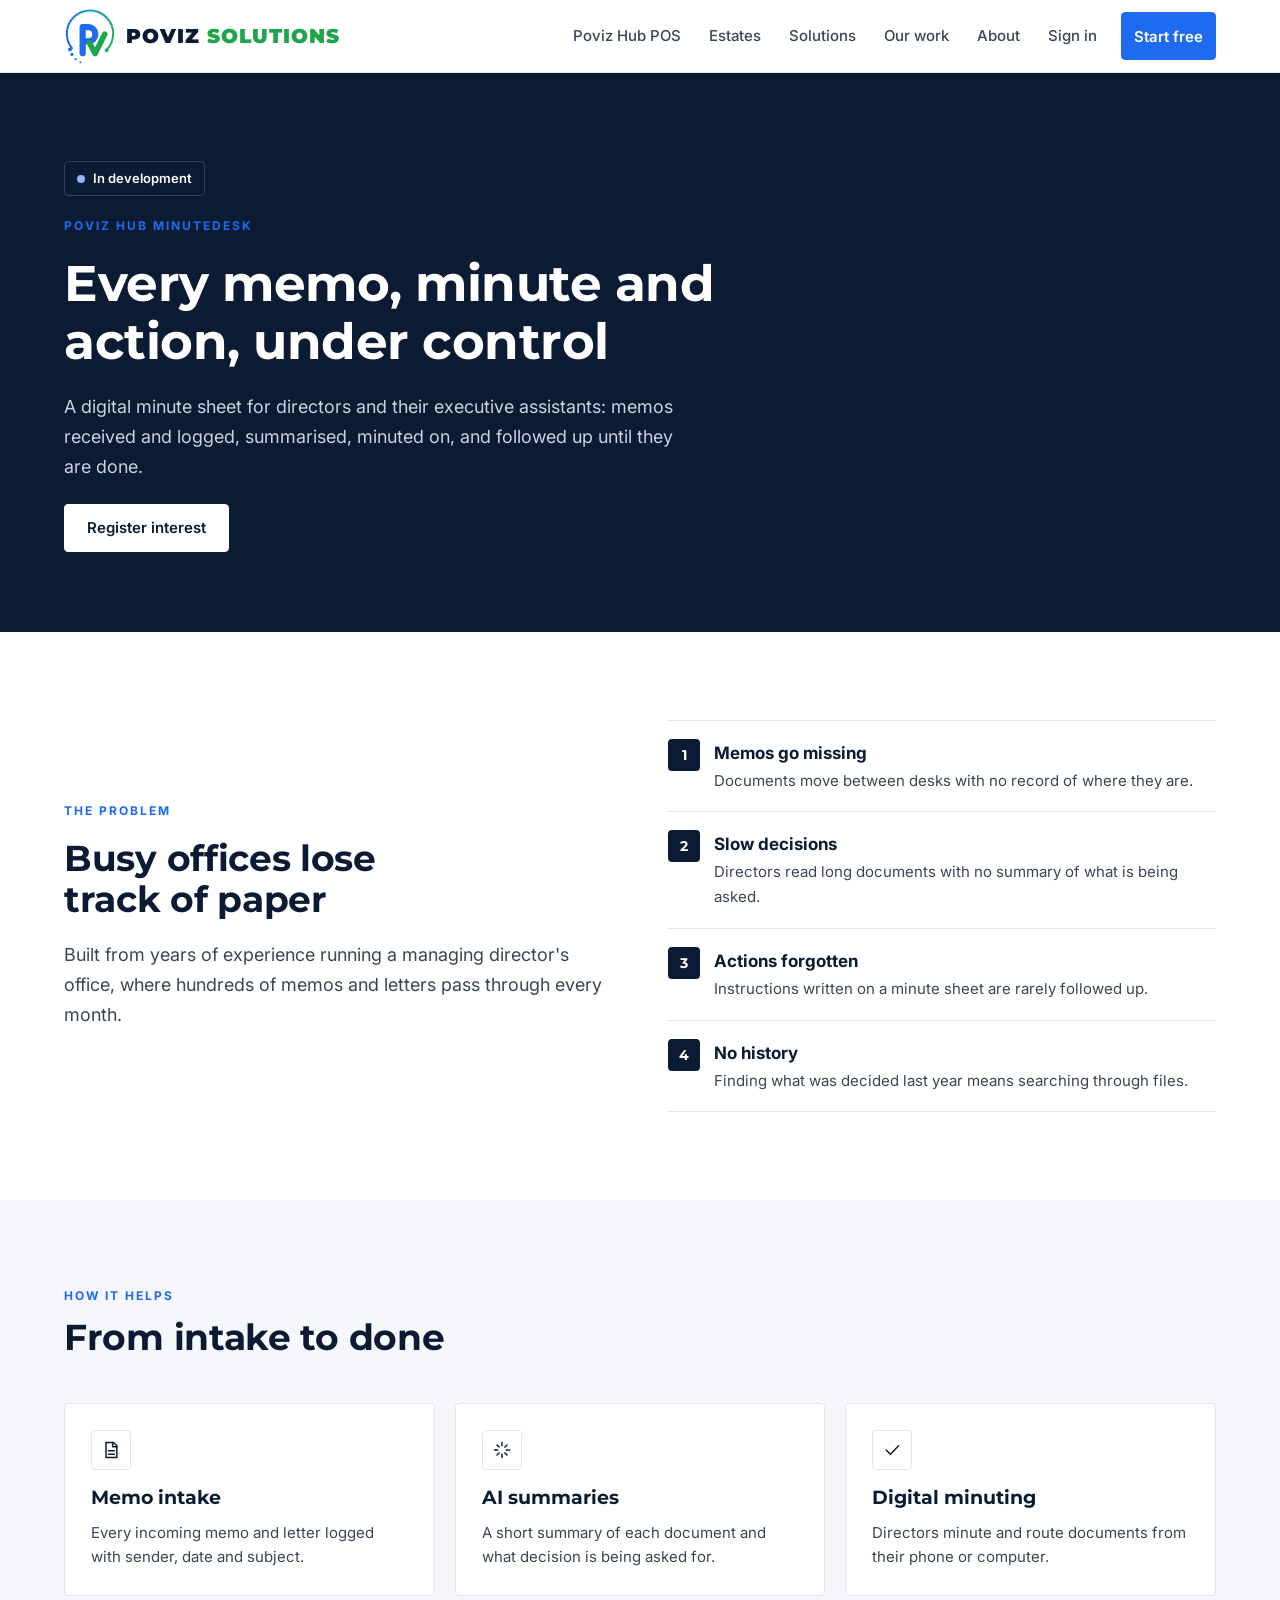
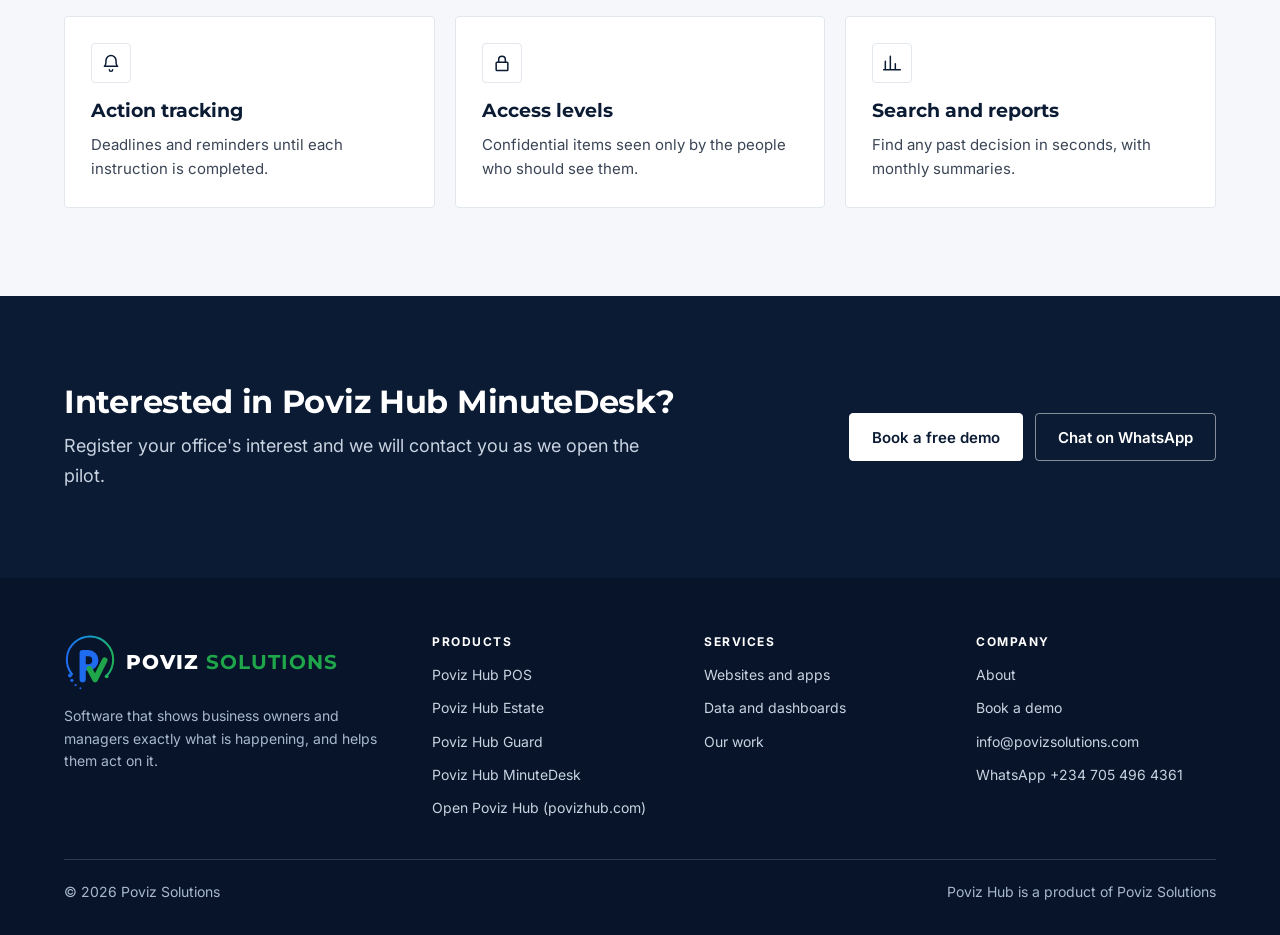
<file: minutedesk/index.html>
<!doctype html>
<html lang="en">
<head>
<meta charset="utf-8">
<meta name="viewport" content="width=device-width, initial-scale=1">
<title>Poviz Hub MinuteDesk | Digital minute sheet for directors and assistants</title>
<meta name="description" content="Poviz Hub MinuteDesk: memo intake, AI summaries, digital minuting and action tracking for directors and their executive assistants. In development.">
<meta property="og:title" content="Poviz Hub MinuteDesk | Digital minute sheet for directors and assistants">
<meta property="og:description" content="Poviz Hub MinuteDesk: memo intake, AI summaries, digital minuting and action tracking for directors and their executive assistants. In development.">
<meta property="og:type" content="website">
<meta property="og:url" content="https://povizsolutions.com/minutedesk/">
<link rel="canonical" href="https://povizsolutions.com/minutedesk/">
<link rel="icon" type="image/svg+xml" href="/favicon.svg">
<link rel="preconnect" href="https://fonts.googleapis.com">
<link rel="preconnect" href="https://fonts.gstatic.com" crossorigin>
<link href="https://fonts.googleapis.com/css2?family=Inter:wght@400;500;600;700&family=Montserrat:wght@600;700;800&display=swap" rel="stylesheet">
<link rel="stylesheet" href="/assets/site.css">
</head>
<body>
<header class="site-header">
<div class="wrap">
<a class="logo" href="/" aria-label="Poviz Solutions home"><svg viewBox="14 6 92 100" aria-hidden="true"><defs><linearGradient id="pvnav" x1="0" y1="0" x2="1" y2="0"><stop offset="0" stop-color="#1E6BF0"/><stop offset="0.5" stop-color="#139BD0"/><stop offset="1" stop-color="#20B25A"/></linearGradient></defs><path d="M28.1,76.8 A41 41 0 1 1 89.5,79.5" fill="none" stroke="url(#pvnav)" stroke-width="3.6" stroke-linecap="round"/><circle cx="24.5" cy="79" r="3.4" fill="#1E6BF0"/><circle cx="28" cy="87.5" r="2.8" fill="#1E6BF0"/><circle cx="34.5" cy="96" r="2" fill="#1E6BF0"/><circle cx="43" cy="101.5" r="1.7" fill="#1E6BF0"/><circle cx="89.5" cy="80.5" r="3.4" fill="#20B25A"/><path d="M47,39.5 H57 A12.5 12.5 0 0 1 57,64.5 H47 M47,39.5 V85.5" fill="none" stroke="#1E6BF0" stroke-width="11" stroke-linecap="round" stroke-linejoin="round"/><path d="M59,67 L69,86 L86,52" fill="none" stroke="#1FA54A" stroke-width="10" stroke-linecap="round" stroke-linejoin="round"/></svg><b>POVIZ <span>SOLUTIONS</span></b></a>
<nav class="nav" aria-label="Main"><a href="/pos/">Poviz Hub POS</a><a href="/estate/">Estates</a><a href="/solutions/">Solutions</a><a href="/work/">Our work</a><a href="/about/">About</a><a href="https://povizhub.com/signin/">Sign in</a><a class="btn" href="https://povizhub.com/signup/">Start free</a></nav>
<details class="menu"><summary aria-label="Open menu"><svg width="18" height="18" viewBox="0 0 24 24" fill="none" stroke="currentColor" stroke-width="2" stroke-linecap="round" aria-hidden="true"><path d="M4 7h16M4 12h16M4 17h16"/></svg>Menu</summary>
<nav class="menu-panel" aria-label="Main"><a href="/pos/">Poviz Hub POS</a><a href="/estate/">Estates</a><a href="/solutions/">Solutions</a><a href="/work/">Our work</a><a href="/about/">About</a><a href="https://povizhub.com/signin/">Sign in</a><a class="btn" href="https://povizhub.com/signup/">Start free</a></nav></details>
</div>
</header>
<main>
<section class="hero simple"><div class="wrap">
<div class="copy"><span class="status"><i></i>In development</span><div class="eyebrow">Poviz Hub MinuteDesk</div><h1>Every memo, minute and action, under control</h1><p class="lede">A digital minute sheet for directors and their executive assistants: memos received and logged, summarised, minuted on, and followed up until they are done.</p><div class="btn-row"><a class="btn btn-light" href="/contact/?interest=minutedesk">Register interest</a></div></div>

</div></section><section class="section"><div class="wrap split">
<div class="stack"><div class="eyebrow">The problem</div><h2>Busy offices lose track of paper</h2><p class="lede">Built from years of experience running a managing director's office, where hundreds of memos and letters pass through every month.</p></div>
<ol class="list"><li><span class="num">1</span><div><b>Memos go missing</b><p>Documents move between desks with no record of where they are.</p></div></li><li><span class="num">2</span><div><b>Slow decisions</b><p>Directors read long documents with no summary of what is being asked.</p></div></li><li><span class="num">3</span><div><b>Actions forgotten</b><p>Instructions written on a minute sheet are rarely followed up.</p></div></li><li><span class="num">4</span><div><b>No history</b><p>Finding what was decided last year means searching through files.</p></div></li></ol>
</div></section>
<section class="section soft"><div class="wrap">
<div class="head"><div class="eyebrow">How it helps</div><h2>From intake to done</h2></div>
<div class="grid g3"><div class="card"><span class="icon"><svg width="20" height="20" viewBox="0 0 24 24" fill="none" stroke="currentColor" stroke-width="1.8" stroke-linecap="round" stroke-linejoin="round" aria-hidden="true"><path d="M6 3h9l4 4v14H6z"/><path d="M14 3v5h5M9 13h7M9 17h7"/></svg></span><h3>Memo intake</h3><p>Every incoming memo and letter logged with sender, date and subject.</p></div><div class="card"><span class="icon"><svg width="20" height="20" viewBox="0 0 24 24" fill="none" stroke="currentColor" stroke-width="1.8" stroke-linecap="round" stroke-linejoin="round" aria-hidden="true"><path d="M12 3v4M12 17v4M3 12h4M17 12h4M6 6l2.5 2.5M15.5 15.5L18 18M6 18l2.5-2.5M15.5 8.5L18 6"/></svg></span><h3>AI summaries</h3><p>A short summary of each document and what decision is being asked for.</p></div><div class="card"><span class="icon"><svg width="20" height="20" viewBox="0 0 24 24" fill="none" stroke="currentColor" stroke-width="1.8" stroke-linecap="round" stroke-linejoin="round" aria-hidden="true"><path d="M5 12l5 5L20 7"/></svg></span><h3>Digital minuting</h3><p>Directors minute and route documents from their phone or computer.</p></div><div class="card"><span class="icon"><svg width="20" height="20" viewBox="0 0 24 24" fill="none" stroke="currentColor" stroke-width="1.8" stroke-linecap="round" stroke-linejoin="round" aria-hidden="true"><path d="M6 9a6 6 0 0 1 12 0c0 6 2 7 2 7H4s2-1 2-7"/><path d="M10 20a2 2 0 0 0 4 0"/></svg></span><h3>Action tracking</h3><p>Deadlines and reminders until each instruction is completed.</p></div><div class="card"><span class="icon"><svg width="20" height="20" viewBox="0 0 24 24" fill="none" stroke="currentColor" stroke-width="1.8" stroke-linecap="round" stroke-linejoin="round" aria-hidden="true"><rect x="5" y="11" width="14" height="10" rx="1"/><path d="M8 11V8a4 4 0 0 1 8 0v3"/></svg></span><h3>Access levels</h3><p>Confidential items seen only by the people who should see them.</p></div><div class="card"><span class="icon"><svg width="20" height="20" viewBox="0 0 24 24" fill="none" stroke="currentColor" stroke-width="1.8" stroke-linecap="round" stroke-linejoin="round" aria-hidden="true"><path d="M4 20V10M10 20V4M16 20v-7M22 20H2"/></svg></span><h3>Search and reports</h3><p>Find any past decision in seconds, with monthly summaries.</p></div></div>
</div></section>
<section class="section dark cta-band"><div class="wrap">
<div><h2>Interested in Poviz Hub MinuteDesk?</h2><p class="lede">Register your office's interest and we will contact you as we open the pilot.</p></div>
<div class="btn-row"><a class="btn btn-light" href="/contact/?interest=minutedesk">Book a free demo</a><a class="btn btn-ghost-light" href="https://wa.me/2347054964361">Chat on WhatsApp</a></div>
</div></section>
</main>
<footer class="site-footer">
<div class="wrap">
<div class="foot-grid">
<div><a class="logo light" href="/" aria-label="Poviz Solutions home"><svg viewBox="14 6 92 100" aria-hidden="true"><defs><linearGradient id="pvfoot" x1="0" y1="0" x2="1" y2="0"><stop offset="0" stop-color="#1E6BF0"/><stop offset="0.5" stop-color="#139BD0"/><stop offset="1" stop-color="#20B25A"/></linearGradient></defs><path d="M28.1,76.8 A41 41 0 1 1 89.5,79.5" fill="none" stroke="url(#pvfoot)" stroke-width="3.6" stroke-linecap="round"/><circle cx="24.5" cy="79" r="3.4" fill="#1E6BF0"/><circle cx="28" cy="87.5" r="2.8" fill="#1E6BF0"/><circle cx="34.5" cy="96" r="2" fill="#1E6BF0"/><circle cx="43" cy="101.5" r="1.7" fill="#1E6BF0"/><circle cx="89.5" cy="80.5" r="3.4" fill="#20B25A"/><path d="M47,39.5 H57 A12.5 12.5 0 0 1 57,64.5 H47 M47,39.5 V85.5" fill="none" stroke="#1E6BF0" stroke-width="11" stroke-linecap="round" stroke-linejoin="round"/><path d="M59,67 L69,86 L86,52" fill="none" stroke="#1FA54A" stroke-width="10" stroke-linecap="round" stroke-linejoin="round"/></svg><b>POVIZ <span>SOLUTIONS</span></b></a>
<p>Software that shows business owners and managers exactly what is happening, and helps them act on it.</p></div>
<div><h3>Products</h3><ul><li><a href="/pos/">Poviz Hub POS</a></li><li><a href="/estate/">Poviz Hub Estate</a></li><li><a href="/guard/">Poviz Hub Guard</a></li><li><a href="/minutedesk/">Poviz Hub MinuteDesk</a></li><li><a href="https://povizhub.com">Open Poviz Hub (povizhub.com)</a></li></ul></div>
<div><h3>Services</h3><ul><li><a href="/websites/">Websites and apps</a></li><li><a href="/data/">Data and dashboards</a></li><li><a href="/work/">Our work</a></li></ul></div>
<div><h3>Company</h3><ul><li><a href="/about/">About</a></li><li><a href="/contact/">Book a demo</a></li><li><a href="mailto:info@povizsolutions.com">info@povizsolutions.com</a></li><li><a href="https://wa.me/2347054964361">WhatsApp +234 705 496 4361</a></li></ul></div>
</div>
<div class="foot-base"><span>© 2026 Poviz Solutions</span><span>Poviz Hub is a product of Poviz Solutions</span></div>
</div>
</footer>
</body>
</html>
</file>
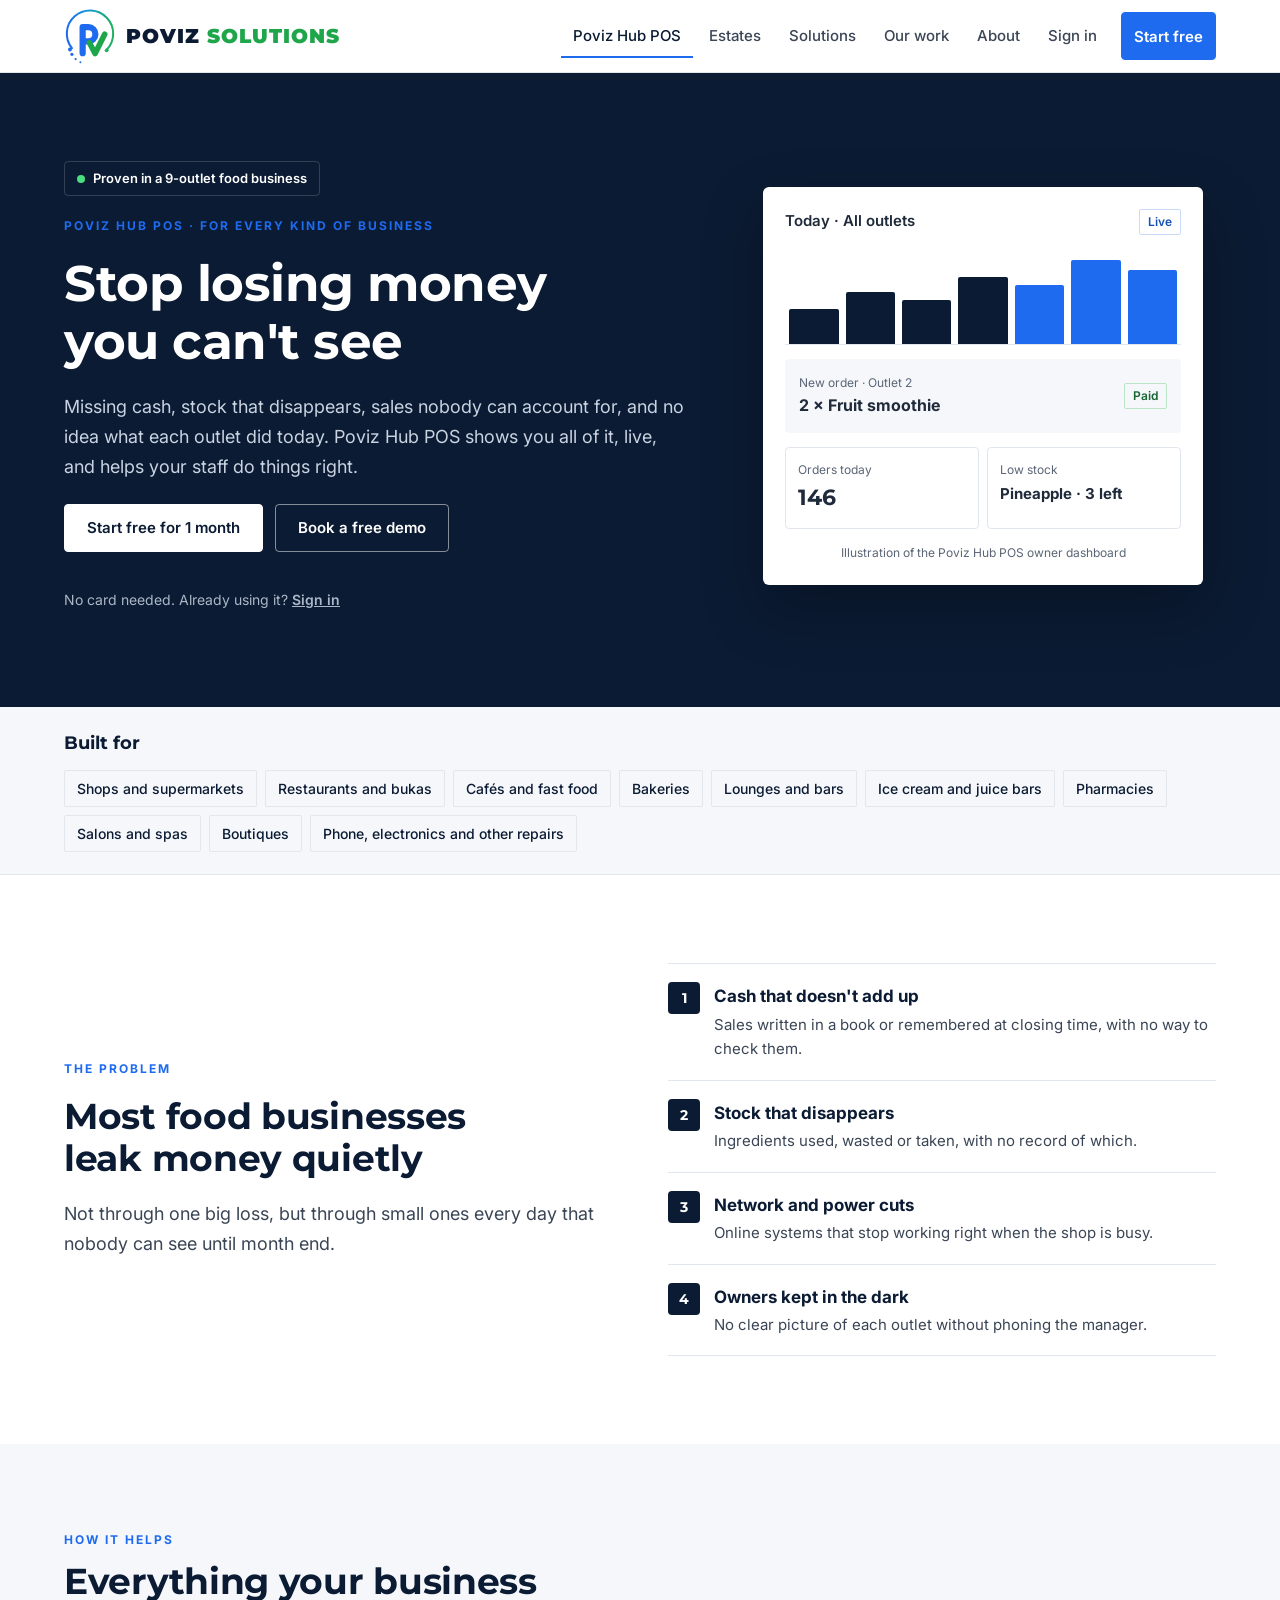
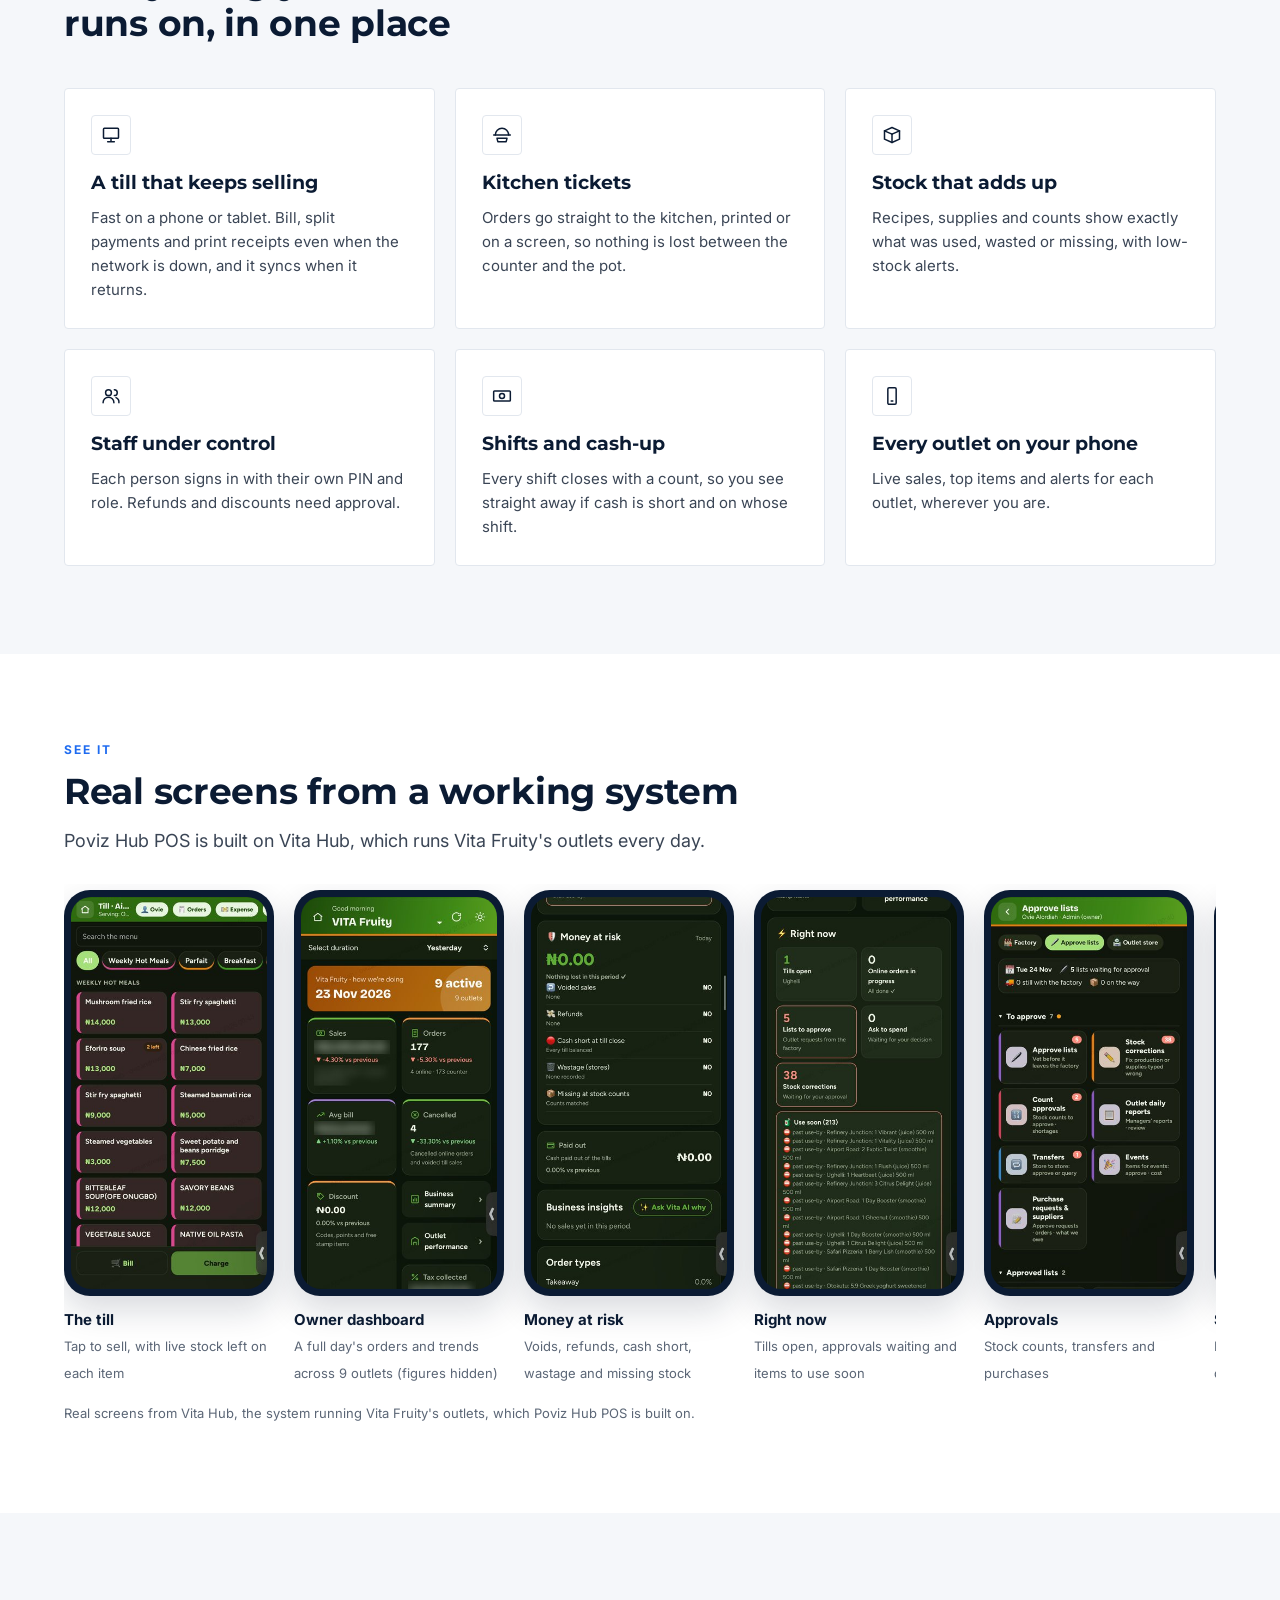
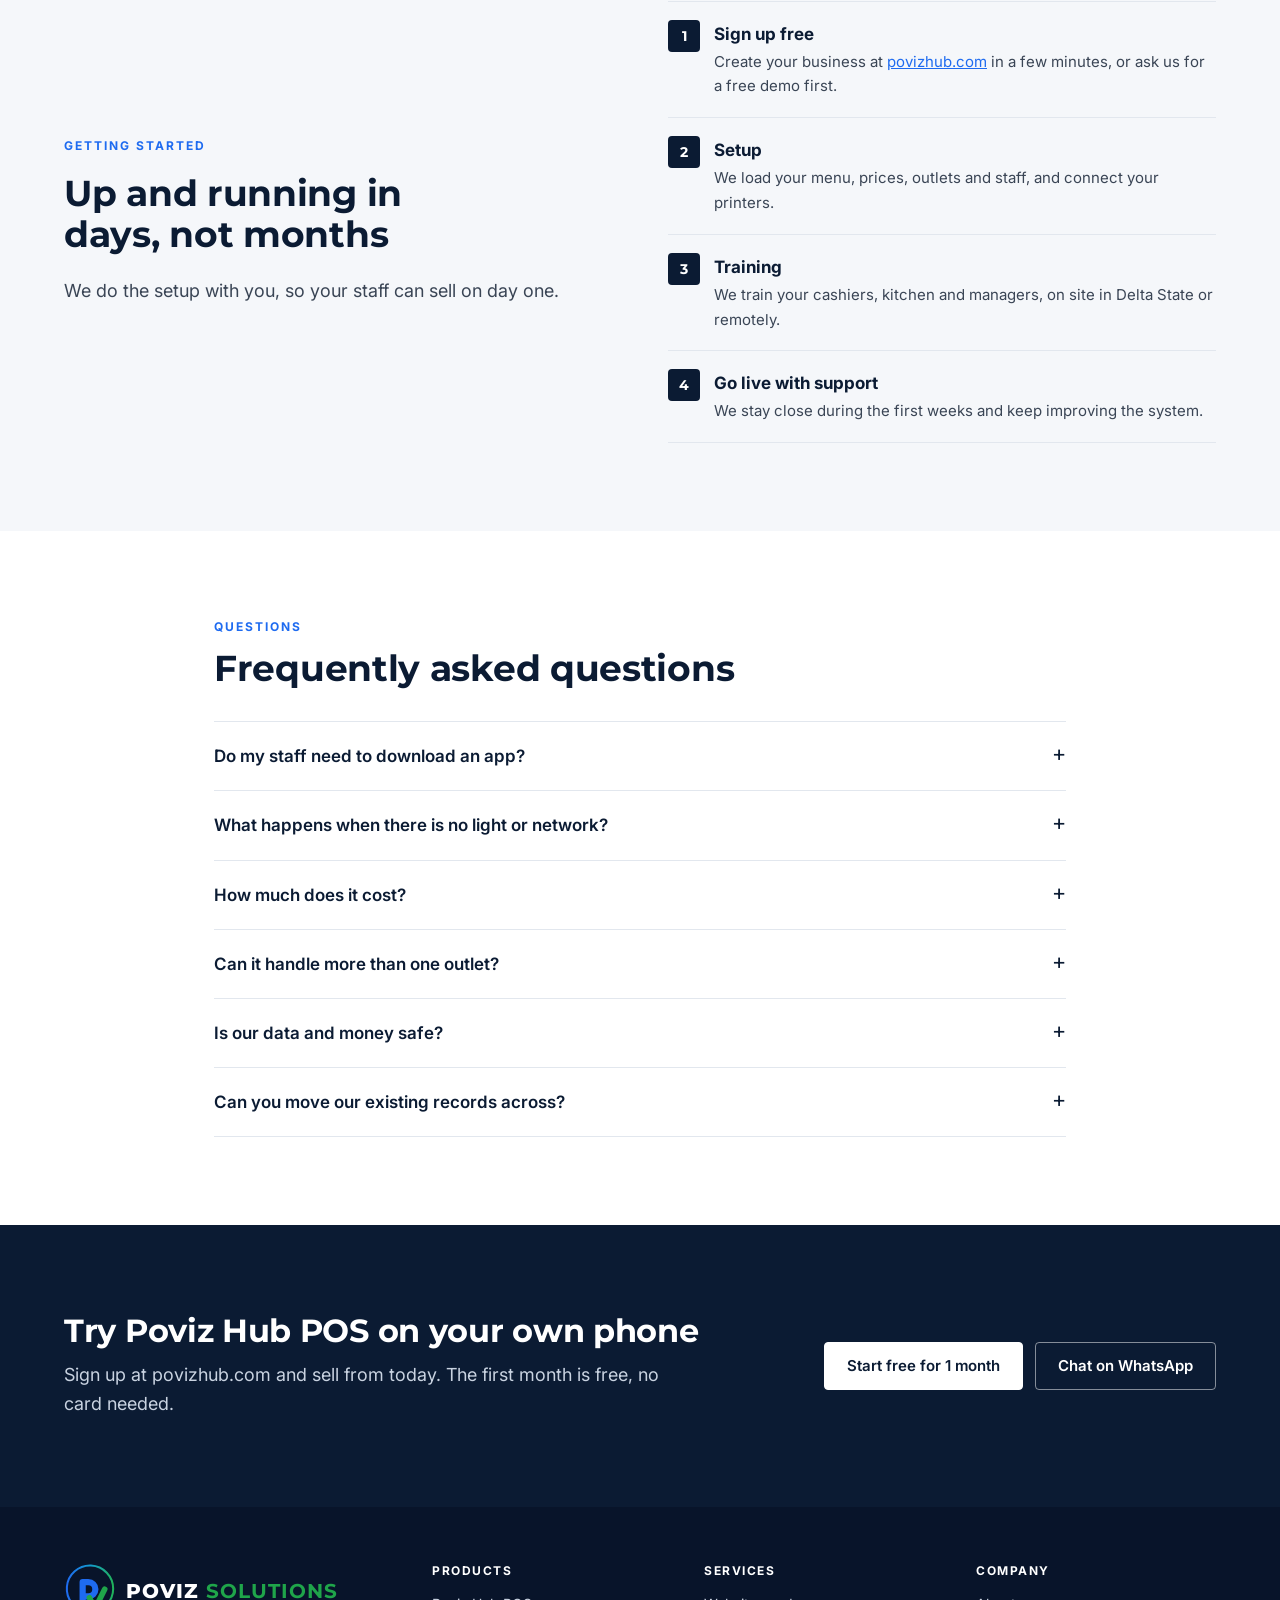
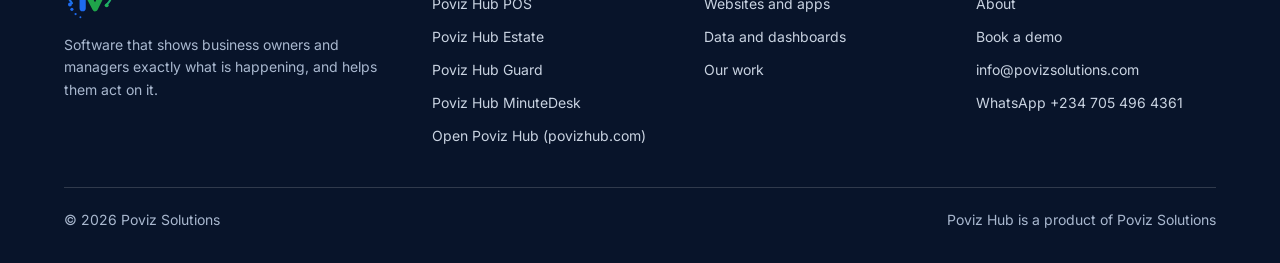
<file: pos/index.html>
<!doctype html>
<html lang="en">
<head>
<meta charset="utf-8">
<meta name="viewport" content="width=device-width, initial-scale=1">
<title>Poviz Hub POS | Till, stock, staff and reports for every business</title>
<meta name="description" content="Poviz Hub POS: a till on your phone, stock control, staff PINs, cash-up, instant Telegram alerts and live reports for shops, supermarkets, restaurants, salons and repairers with one or many outlets.">
<meta property="og:title" content="Poviz Hub POS | Till, stock, staff and reports for food businesses">
<meta property="og:description" content="Poviz Hub POS: a till on your phone, stock control, staff PINs, cash-up, instant Telegram alerts and live reports for shops, supermarkets, restaurants, salons and repairers with one or many outlets.">
<meta property="og:type" content="website">
<meta property="og:url" content="https://povizsolutions.com/pos/">
<link rel="canonical" href="https://povizsolutions.com/pos/">
<link rel="icon" type="image/svg+xml" href="/favicon.svg">
<link rel="preconnect" href="https://fonts.googleapis.com">
<link rel="preconnect" href="https://fonts.gstatic.com" crossorigin>
<link href="https://fonts.googleapis.com/css2?family=Inter:wght@400;500;600;700&family=Montserrat:wght@600;700;800&display=swap" rel="stylesheet">
<link rel="stylesheet" href="/assets/site.css">
</head>
<body>
<header class="site-header">
<div class="wrap">
<a class="logo" href="/" aria-label="Poviz Solutions home"><svg viewBox="14 6 92 100" aria-hidden="true"><defs><linearGradient id="pvnav" x1="0" y1="0" x2="1" y2="0"><stop offset="0" stop-color="#1E6BF0"/><stop offset="0.5" stop-color="#139BD0"/><stop offset="1" stop-color="#20B25A"/></linearGradient></defs><path d="M28.1,76.8 A41 41 0 1 1 89.5,79.5" fill="none" stroke="url(#pvnav)" stroke-width="3.6" stroke-linecap="round"/><circle cx="24.5" cy="79" r="3.4" fill="#1E6BF0"/><circle cx="28" cy="87.5" r="2.8" fill="#1E6BF0"/><circle cx="34.5" cy="96" r="2" fill="#1E6BF0"/><circle cx="43" cy="101.5" r="1.7" fill="#1E6BF0"/><circle cx="89.5" cy="80.5" r="3.4" fill="#20B25A"/><path d="M47,39.5 H57 A12.5 12.5 0 0 1 57,64.5 H47 M47,39.5 V85.5" fill="none" stroke="#1E6BF0" stroke-width="11" stroke-linecap="round" stroke-linejoin="round"/><path d="M59,67 L69,86 L86,52" fill="none" stroke="#1FA54A" stroke-width="10" stroke-linecap="round" stroke-linejoin="round"/></svg><b>POVIZ <span>SOLUTIONS</span></b></a>
<nav class="nav" aria-label="Main"><a href="/pos/" aria-current="page">Poviz Hub POS</a><a href="/estate/">Estates</a><a href="/solutions/">Solutions</a><a href="/work/">Our work</a><a href="/about/">About</a><a href="https://povizhub.com/signin/">Sign in</a><a class="btn" href="https://povizhub.com/signup/">Start free</a></nav>
<details class="menu"><summary aria-label="Open menu"><svg width="18" height="18" viewBox="0 0 24 24" fill="none" stroke="currentColor" stroke-width="2" stroke-linecap="round" aria-hidden="true"><path d="M4 7h16M4 12h16M4 17h16"/></svg>Menu</summary>
<nav class="menu-panel" aria-label="Main"><a href="/pos/">Poviz Hub POS</a><a href="/estate/">Estates</a><a href="/solutions/">Solutions</a><a href="/work/">Our work</a><a href="/about/">About</a><a href="https://povizhub.com/signin/">Sign in</a><a class="btn" href="https://povizhub.com/signup/">Start free</a></nav></details>
</div>
</header>
<main>
<section class="hero"><div class="wrap">
<div class="copy"><span class="status live"><i></i>Proven in a 9-outlet food business</span><div class="eyebrow">Poviz Hub POS · for every kind of business</div><h1>Stop losing money you can't see</h1><p class="lede">Missing cash, stock that disappears, sales nobody can account for, and no idea what each outlet did today. Poviz Hub POS shows you all of it, live, and helps your staff do things right.</p><div class="btn-row"><a class="btn btn-light" href="https://povizhub.com/signup/">Start free for 1 month</a><a class="btn btn-ghost-light" href="/contact/?interest=pos">Book a free demo</a></div><p class="hero-note">No card needed. Already using it? <a href="https://povizhub.com/signin/">Sign in</a></p></div>
<div class="panel" role="img" aria-label="Illustration of the Poviz Hub POS owner dashboard">
<div class="panel-top"><span>Today · All outlets</span><span class="tag">Live</span></div>
<div class="bars" aria-hidden="true"><span style="height:36%"></span><span style="height:54%"></span><span style="height:46%"></span><span style="height:70%"></span><span class="b" style="height:62%"></span><span class="b" style="height:88%"></span><span class="b" style="height:78%"></span></div>
<div class="panel-row"><div><small>New order · Outlet 2</small><b>2 × Fruit smoothie</b></div><span class="ok">Paid</span></div>
<div class="panel-grid"><div><small>Orders today</small><b>146</b></div><div><small>Low stock</small><b class="sm">Pineapple · 3 left</b></div></div>
<div class="panel-note">Illustration of the Poviz Hub POS owner dashboard</div>
</div>
</div></section><section class="strip"><div class="wrap"><p>Built for</p><ul class="chips"><li>Shops and supermarkets</li><li>Restaurants and bukas</li><li>Cafés and fast food</li><li>Bakeries</li><li>Lounges and bars</li><li>Ice cream and juice bars</li><li>Pharmacies</li><li>Salons and spas</li><li>Boutiques</li><li>Phone, electronics and other repairs</li></ul></div></section>
<section class="section"><div class="wrap split">
<div class="stack"><div class="eyebrow">The problem</div><h2>Most food businesses leak money quietly</h2><p class="lede">Not through one big loss, but through small ones every day that nobody can see until month end.</p></div>
<ol class="list"><li><span class="num">1</span><div><b>Cash that doesn't add up</b><p>Sales written in a book or remembered at closing time, with no way to check them.</p></div></li><li><span class="num">2</span><div><b>Stock that disappears</b><p>Ingredients used, wasted or taken, with no record of which.</p></div></li><li><span class="num">3</span><div><b>Network and power cuts</b><p>Online systems that stop working right when the shop is busy.</p></div></li><li><span class="num">4</span><div><b>Owners kept in the dark</b><p>No clear picture of each outlet without phoning the manager.</p></div></li></ol>
</div></section>
<section class="section soft" id="features"><div class="wrap">
<div class="head"><div class="eyebrow">How it helps</div><h2>Everything your business runs on, in one place</h2></div>
<div class="grid g3"><div class="card"><span class="icon"><svg width="20" height="20" viewBox="0 0 24 24" fill="none" stroke="currentColor" stroke-width="1.8" stroke-linecap="round" stroke-linejoin="round" aria-hidden="true"><rect x="3" y="4" width="18" height="12" rx="1"/><path d="M8 20h8M12 16v4"/></svg></span><h3>A till that keeps selling</h3><p>Fast on a phone or tablet. Bill, split payments and print receipts even when the network is down, and it syncs when it returns.</p></div><div class="card"><span class="icon"><svg width="20" height="20" viewBox="0 0 24 24" fill="none" stroke="currentColor" stroke-width="1.8" stroke-linecap="round" stroke-linejoin="round" aria-hidden="true"><path d="M4 12a8 8 0 0 1 16 0"/><path d="M2 12h20"/><path d="M6 16h12l-1 4H7z"/></svg></span><h3>Kitchen tickets</h3><p>Orders go straight to the kitchen, printed or on a screen, so nothing is lost between the counter and the pot.</p></div><div class="card"><span class="icon"><svg width="20" height="20" viewBox="0 0 24 24" fill="none" stroke="currentColor" stroke-width="1.8" stroke-linecap="round" stroke-linejoin="round" aria-hidden="true"><path d="M3 7l9-4 9 4-9 4z"/><path d="M3 7v10l9 4 9-4V7"/><path d="M12 11v10"/></svg></span><h3>Stock that adds up</h3><p>Recipes, supplies and counts show exactly what was used, wasted or missing, with low-stock alerts.</p></div><div class="card"><span class="icon"><svg width="20" height="20" viewBox="0 0 24 24" fill="none" stroke="currentColor" stroke-width="1.8" stroke-linecap="round" stroke-linejoin="round" aria-hidden="true"><circle cx="9" cy="8" r="3.5"/><path d="M2.5 20a6.5 6.5 0 0 1 13 0"/><path d="M16 4.5a3.5 3.5 0 0 1 0 7M18 14a6 6 0 0 1 3.5 6"/></svg></span><h3>Staff under control</h3><p>Each person signs in with their own PIN and role. Refunds and discounts need approval.</p></div><div class="card"><span class="icon"><svg width="20" height="20" viewBox="0 0 24 24" fill="none" stroke="currentColor" stroke-width="1.8" stroke-linecap="round" stroke-linejoin="round" aria-hidden="true"><rect x="2" y="6" width="20" height="12" rx="1"/><circle cx="12" cy="12" r="3"/></svg></span><h3>Shifts and cash-up</h3><p>Every shift closes with a count, so you see straight away if cash is short and on whose shift.</p></div><div class="card"><span class="icon"><svg width="20" height="20" viewBox="0 0 24 24" fill="none" stroke="currentColor" stroke-width="1.8" stroke-linecap="round" stroke-linejoin="round" aria-hidden="true"><rect x="7" y="2" width="10" height="20" rx="1.5"/><path d="M11 18h2"/></svg></span><h3>Every outlet on your phone</h3><p>Live sales, top items and alerts for each outlet, wherever you are.</p></div></div>
</div></section>
<section class="section"><div class="wrap">
<div class="head"><div class="eyebrow">See it</div><h2>Real screens from a working system</h2><p class="lede">Poviz Hub POS is built on Vita Hub, which runs Vita Fruity's outlets every day.</p></div>
<div class="shots"><figure><div class="phone"><img src="/hub-till.jpg" alt="The till" width="360" height="720" loading="lazy"></div><figcaption><b>The till</b><span>Tap to sell, with live stock left on each item</span></figcaption></figure><figure><div class="phone"><img src="/hub-glance.jpg" alt="Owner dashboard" width="360" height="720" loading="lazy"></div><figcaption><b>Owner dashboard</b><span>A full day's orders and trends across 9 outlets (figures hidden)</span></figcaption></figure><figure><div class="phone"><img src="/hub-risk.jpg" alt="Money at risk" width="360" height="720" loading="lazy"></div><figcaption><b>Money at risk</b><span>Voids, refunds, cash short, wastage and missing stock</span></figcaption></figure><figure><div class="phone"><img src="/hub-now.jpg" alt="Right now" width="360" height="720" loading="lazy"></div><figcaption><b>Right now</b><span>Tills open, approvals waiting and items to use soon</span></figcaption></figure><figure><div class="phone"><img src="/hub-approve.jpg" alt="Approvals" width="360" height="720" loading="lazy"></div><figcaption><b>Approvals</b><span>Stock counts, transfers and purchases</span></figcaption></figure><figure><div class="phone"><img src="/hub-hr.jpg" alt="Staff clock-in" width="360" height="720" loading="lazy"></div><figcaption><b>Staff clock-in</b><span>Face and location check, duty days, leave and payslips</span></figcaption></figure><figure><div class="phone"><img src="/hub-home.jpg" alt="Staff home" width="360" height="720" loading="lazy"></div><figcaption><b>Staff home</b><span>HR, spending requests, repairs and AI help</span></figcaption></figure></div><p class="note">Real screens from Vita Hub, the system running Vita Fruity's outlets, which Poviz Hub POS is built on.</p>
</div></section>
<section class="section soft"><div class="wrap split">
<div class="stack"><div class="eyebrow">Getting started</div><h2>Up and running in days, not months</h2><p class="lede">We do the setup with you, so your staff can sell on day one.</p></div>
<ol class="list"><li><span class="num">1</span><div><b>Sign up free</b><p>Create your business at <a href="https://povizhub.com/signup/">povizhub.com</a> in a few minutes, or ask us for a free demo first.</p></div></li><li><span class="num">2</span><div><b>Setup</b><p>We load your menu, prices, outlets and staff, and connect your printers.</p></div></li><li><span class="num">3</span><div><b>Training</b><p>We train your cashiers, kitchen and managers, on site in Delta State or remotely.</p></div></li><li><span class="num">4</span><div><b>Go live with support</b><p>We stay close during the first weeks and keep improving the system.</p></div></li></ol>
</div></section>
<section class="section"><div class="wrap" style="max-width:900px">
<div class="head"><div class="eyebrow">Questions</div><h2>Frequently asked questions</h2></div>
<div class="faq"><details><summary>Do my staff need to download an app?</summary><p>No app store needed. Poviz Hub opens from a link on any phone, tablet or computer, and can be added to the home screen like a normal app.</p></details><details><summary>What happens when there is no light or network?</summary><p>The till keeps working offline and syncs automatically when the network returns. We also advise on simple backup power for the till and printer.</p></details><details><summary>How much does it cost?</summary><p>The first month is free. After that, plans start from ₦7,500 a month, with no limit on products. See all plans at <a href="https://povizhub.com/#prices">povizhub.com</a>.</p></details><details><summary>Can it handle more than one outlet?</summary><p>Yes. Each outlet has its own till, stock and staff, and you see all of them together on your phone.</p></details><details><summary>Is our data and money safe?</summary><p>Payments go straight into your own account. Staff only see what their role allows, and your business data is kept separate from every other business.</p></details><details><summary>Can you move our existing records across?</summary><p>Yes. We import your products, prices and staff from spreadsheets or your old system during setup.</p></details></div>
</div></section>
<section class="section dark cta-band"><div class="wrap">
<div><h2>Try Poviz Hub POS on your own phone</h2><p class="lede">Sign up at povizhub.com and sell from today. The first month is free, no card needed.</p></div>
<div class="btn-row"><a class="btn btn-light" href="https://povizhub.com/signup/">Start free for 1 month</a><a class="btn btn-ghost-light" href="https://wa.me/2347054964361">Chat on WhatsApp</a></div>
</div></section>
</main>
<footer class="site-footer">
<div class="wrap">
<div class="foot-grid">
<div><a class="logo light" href="/" aria-label="Poviz Solutions home"><svg viewBox="14 6 92 100" aria-hidden="true"><defs><linearGradient id="pvfoot" x1="0" y1="0" x2="1" y2="0"><stop offset="0" stop-color="#1E6BF0"/><stop offset="0.5" stop-color="#139BD0"/><stop offset="1" stop-color="#20B25A"/></linearGradient></defs><path d="M28.1,76.8 A41 41 0 1 1 89.5,79.5" fill="none" stroke="url(#pvfoot)" stroke-width="3.6" stroke-linecap="round"/><circle cx="24.5" cy="79" r="3.4" fill="#1E6BF0"/><circle cx="28" cy="87.5" r="2.8" fill="#1E6BF0"/><circle cx="34.5" cy="96" r="2" fill="#1E6BF0"/><circle cx="43" cy="101.5" r="1.7" fill="#1E6BF0"/><circle cx="89.5" cy="80.5" r="3.4" fill="#20B25A"/><path d="M47,39.5 H57 A12.5 12.5 0 0 1 57,64.5 H47 M47,39.5 V85.5" fill="none" stroke="#1E6BF0" stroke-width="11" stroke-linecap="round" stroke-linejoin="round"/><path d="M59,67 L69,86 L86,52" fill="none" stroke="#1FA54A" stroke-width="10" stroke-linecap="round" stroke-linejoin="round"/></svg><b>POVIZ <span>SOLUTIONS</span></b></a>
<p>Software that shows business owners and managers exactly what is happening, and helps them act on it.</p></div>
<div><h3>Products</h3><ul><li><a href="/pos/">Poviz Hub POS</a></li><li><a href="/estate/">Poviz Hub Estate</a></li><li><a href="/guard/">Poviz Hub Guard</a></li><li><a href="/minutedesk/">Poviz Hub MinuteDesk</a></li><li><a href="https://povizhub.com">Open Poviz Hub (povizhub.com)</a></li></ul></div>
<div><h3>Services</h3><ul><li><a href="/websites/">Websites and apps</a></li><li><a href="/data/">Data and dashboards</a></li><li><a href="/work/">Our work</a></li></ul></div>
<div><h3>Company</h3><ul><li><a href="/about/">About</a></li><li><a href="/contact/">Book a demo</a></li><li><a href="mailto:info@povizsolutions.com">info@povizsolutions.com</a></li><li><a href="https://wa.me/2347054964361">WhatsApp +234 705 496 4361</a></li></ul></div>
</div>
<div class="foot-base"><span>© 2026 Poviz Solutions</span><span>Poviz Hub is a product of Poviz Solutions</span></div>
</div>
</footer>
</body>
</html>
</file>
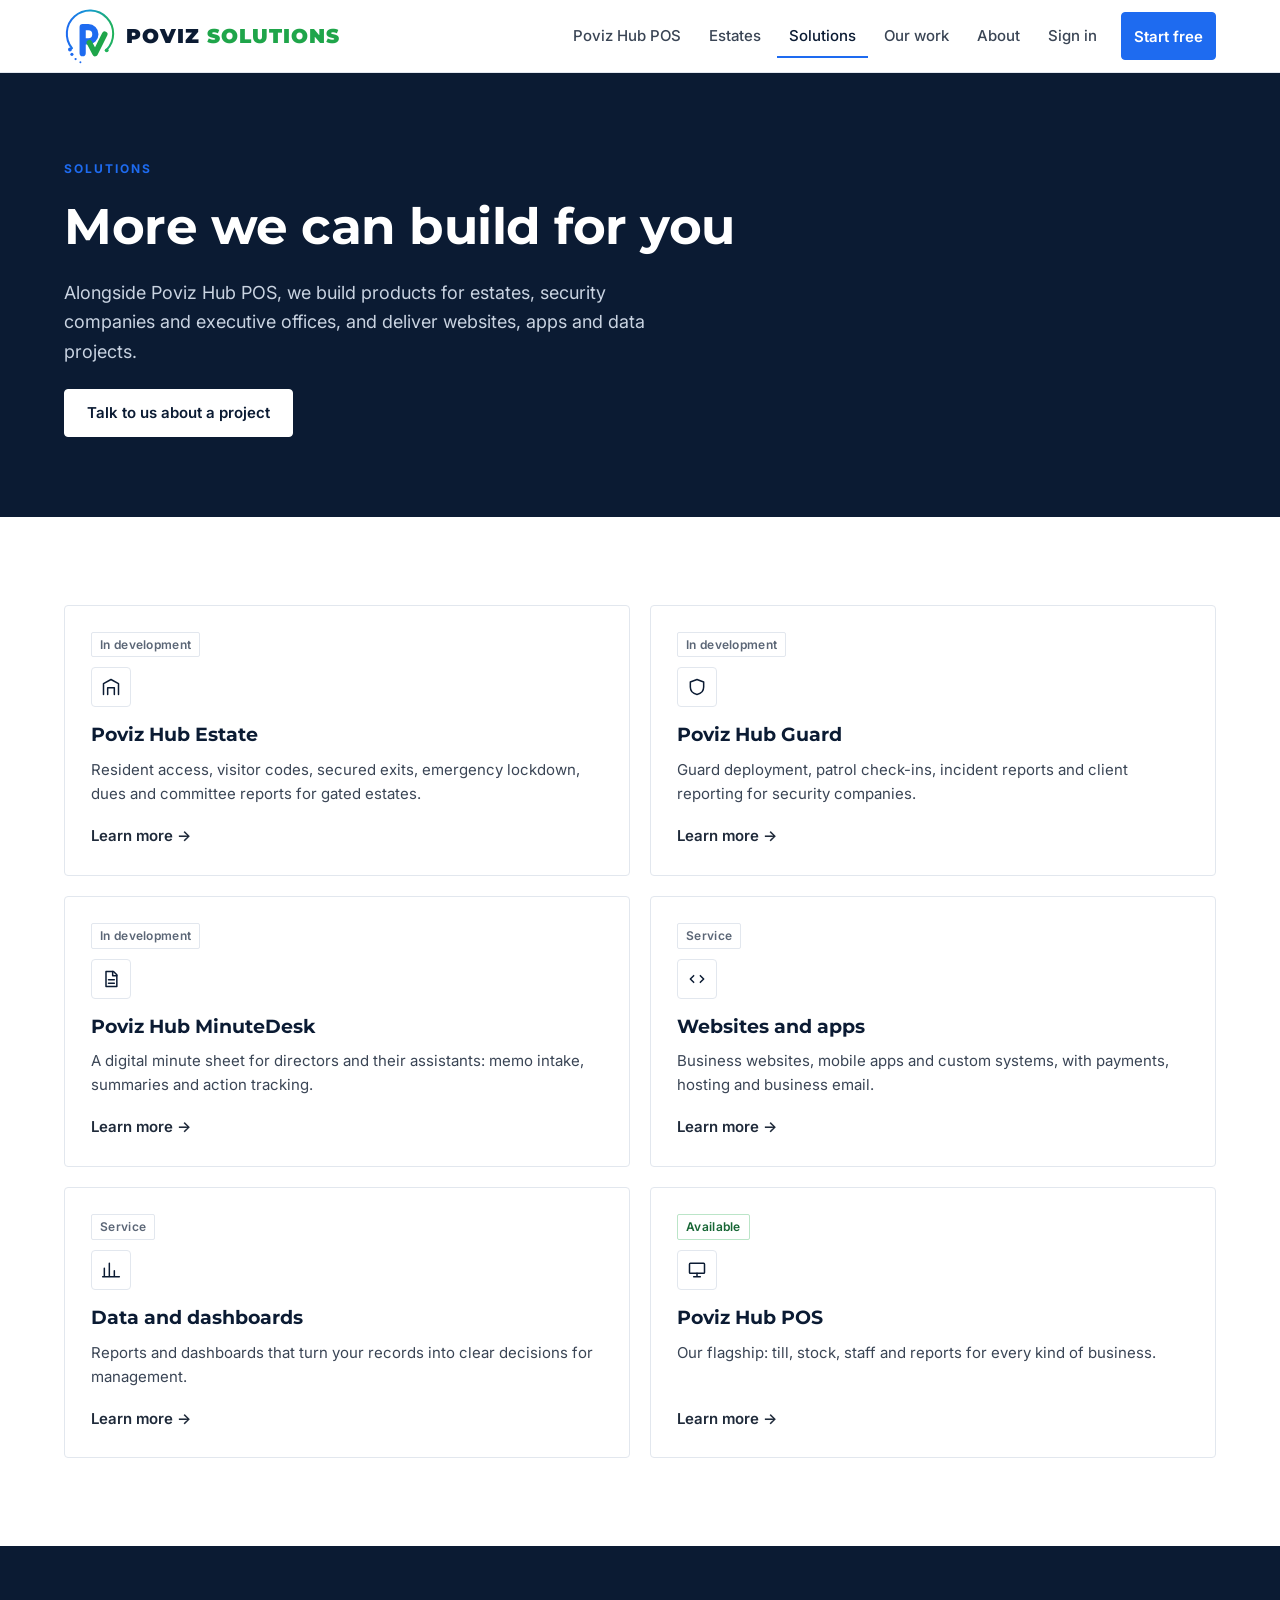
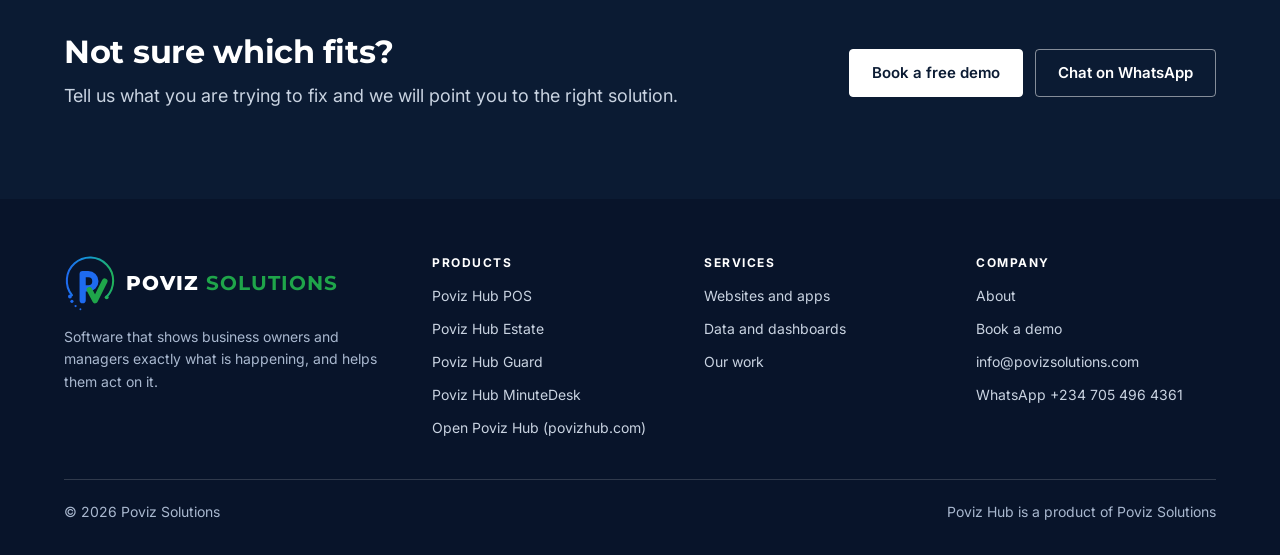
<file: solutions/index.html>
<!doctype html>
<html lang="en">
<head>
<meta charset="utf-8">
<meta name="viewport" content="width=device-width, initial-scale=1">
<title>Solutions | Poviz Solutions</title>
<meta name="description" content="Poviz Hub Estate, Poviz Hub Guard, Poviz Hub MinuteDesk, websites and apps, and data and dashboards from Poviz Solutions.">
<meta property="og:title" content="Solutions | Poviz Solutions">
<meta property="og:description" content="Poviz Hub Estate, Poviz Hub Guard, Poviz Hub MinuteDesk, websites and apps, and data and dashboards from Poviz Solutions.">
<meta property="og:type" content="website">
<meta property="og:url" content="https://povizsolutions.com/solutions/">
<link rel="canonical" href="https://povizsolutions.com/solutions/">
<link rel="icon" type="image/svg+xml" href="/favicon.svg">
<link rel="preconnect" href="https://fonts.googleapis.com">
<link rel="preconnect" href="https://fonts.gstatic.com" crossorigin>
<link href="https://fonts.googleapis.com/css2?family=Inter:wght@400;500;600;700&family=Montserrat:wght@600;700;800&display=swap" rel="stylesheet">
<link rel="stylesheet" href="/assets/site.css">
</head>
<body>
<header class="site-header">
<div class="wrap">
<a class="logo" href="/" aria-label="Poviz Solutions home"><svg viewBox="14 6 92 100" aria-hidden="true"><defs><linearGradient id="pvnav" x1="0" y1="0" x2="1" y2="0"><stop offset="0" stop-color="#1E6BF0"/><stop offset="0.5" stop-color="#139BD0"/><stop offset="1" stop-color="#20B25A"/></linearGradient></defs><path d="M28.1,76.8 A41 41 0 1 1 89.5,79.5" fill="none" stroke="url(#pvnav)" stroke-width="3.6" stroke-linecap="round"/><circle cx="24.5" cy="79" r="3.4" fill="#1E6BF0"/><circle cx="28" cy="87.5" r="2.8" fill="#1E6BF0"/><circle cx="34.5" cy="96" r="2" fill="#1E6BF0"/><circle cx="43" cy="101.5" r="1.7" fill="#1E6BF0"/><circle cx="89.5" cy="80.5" r="3.4" fill="#20B25A"/><path d="M47,39.5 H57 A12.5 12.5 0 0 1 57,64.5 H47 M47,39.5 V85.5" fill="none" stroke="#1E6BF0" stroke-width="11" stroke-linecap="round" stroke-linejoin="round"/><path d="M59,67 L69,86 L86,52" fill="none" stroke="#1FA54A" stroke-width="10" stroke-linecap="round" stroke-linejoin="round"/></svg><b>POVIZ <span>SOLUTIONS</span></b></a>
<nav class="nav" aria-label="Main"><a href="/pos/">Poviz Hub POS</a><a href="/estate/">Estates</a><a href="/solutions/" aria-current="page">Solutions</a><a href="/work/">Our work</a><a href="/about/">About</a><a href="https://povizhub.com/signin/">Sign in</a><a class="btn" href="https://povizhub.com/signup/">Start free</a></nav>
<details class="menu"><summary aria-label="Open menu"><svg width="18" height="18" viewBox="0 0 24 24" fill="none" stroke="currentColor" stroke-width="2" stroke-linecap="round" aria-hidden="true"><path d="M4 7h16M4 12h16M4 17h16"/></svg>Menu</summary>
<nav class="menu-panel" aria-label="Main"><a href="/pos/">Poviz Hub POS</a><a href="/estate/">Estates</a><a href="/solutions/">Solutions</a><a href="/work/">Our work</a><a href="/about/">About</a><a href="https://povizhub.com/signin/">Sign in</a><a class="btn" href="https://povizhub.com/signup/">Start free</a></nav></details>
</div>
</header>
<main>
<section class="hero simple"><div class="wrap">
<div class="copy"><div class="eyebrow">Solutions</div><h1>More we can build for you</h1><p class="lede">Alongside Poviz Hub POS, we build products for estates, security companies and executive offices, and deliver websites, apps and data projects.</p><div class="btn-row"><a class="btn btn-light" href="/contact/">Talk to us about a project</a></div></div>

</div></section><section class="section"><div class="wrap">
<div class="grid g2" style="margin-top:0">
<a class="card" href="/estate/"><span class="label">In development</span><span class="icon"><svg width="20" height="20" viewBox="0 0 24 24" fill="none" stroke="currentColor" stroke-width="1.8" stroke-linecap="round" stroke-linejoin="round" aria-hidden="true"><path d="M3 21V8l9-5 9 5v13"/><path d="M8 21v-8h8v8"/></svg></span><h3>Poviz Hub Estate</h3><p>Resident access, visitor codes, secured exits, emergency lockdown, dues and committee reports for gated estates.</p><span class="more">Learn more →</span></a>
<a class="card" href="/guard/"><span class="label">In development</span><span class="icon"><svg width="20" height="20" viewBox="0 0 24 24" fill="none" stroke="currentColor" stroke-width="1.8" stroke-linecap="round" stroke-linejoin="round" aria-hidden="true"><path d="M12 3l8 3v6c0 5-3.5 8-8 9-4.5-1-8-4-8-9V6z"/></svg></span><h3>Poviz Hub Guard</h3><p>Guard deployment, patrol check-ins, incident reports and client reporting for security companies.</p><span class="more">Learn more →</span></a>
<a class="card" href="/minutedesk/"><span class="label">In development</span><span class="icon"><svg width="20" height="20" viewBox="0 0 24 24" fill="none" stroke="currentColor" stroke-width="1.8" stroke-linecap="round" stroke-linejoin="round" aria-hidden="true"><path d="M6 3h9l4 4v14H6z"/><path d="M14 3v5h5M9 13h7M9 17h7"/></svg></span><h3>Poviz Hub MinuteDesk</h3><p>A digital minute sheet for directors and their assistants: memo intake, summaries and action tracking.</p><span class="more">Learn more →</span></a>
<a class="card" href="/websites/"><span class="label">Service</span><span class="icon"><svg width="20" height="20" viewBox="0 0 24 24" fill="none" stroke="currentColor" stroke-width="1.8" stroke-linecap="round" stroke-linejoin="round" aria-hidden="true"><path d="M8 8l-4 4 4 4M16 8l4 4-4 4"/></svg></span><h3>Websites and apps</h3><p>Business websites, mobile apps and custom systems, with payments, hosting and business email.</p><span class="more">Learn more →</span></a>
<a class="card" href="/data/"><span class="label">Service</span><span class="icon"><svg width="20" height="20" viewBox="0 0 24 24" fill="none" stroke="currentColor" stroke-width="1.8" stroke-linecap="round" stroke-linejoin="round" aria-hidden="true"><path d="M4 20V10M10 20V4M16 20v-7M22 20H2"/></svg></span><h3>Data and dashboards</h3><p>Reports and dashboards that turn your records into clear decisions for management.</p><span class="more">Learn more →</span></a>
<a class="card" href="/pos/"><span class="label live">Available</span><span class="icon"><svg width="20" height="20" viewBox="0 0 24 24" fill="none" stroke="currentColor" stroke-width="1.8" stroke-linecap="round" stroke-linejoin="round" aria-hidden="true"><rect x="3" y="4" width="18" height="12" rx="1"/><path d="M8 20h8M12 16v4"/></svg></span><h3>Poviz Hub POS</h3><p>Our flagship: till, stock, staff and reports for every kind of business.</p><span class="more">Learn more →</span></a>
</div></div></section>
<section class="section dark cta-band"><div class="wrap">
<div><h2>Not sure which fits?</h2><p class="lede">Tell us what you are trying to fix and we will point you to the right solution.</p></div>
<div class="btn-row"><a class="btn btn-light" href="/contact/?interest=other">Book a free demo</a><a class="btn btn-ghost-light" href="https://wa.me/2347054964361">Chat on WhatsApp</a></div>
</div></section>
</main>
<footer class="site-footer">
<div class="wrap">
<div class="foot-grid">
<div><a class="logo light" href="/" aria-label="Poviz Solutions home"><svg viewBox="14 6 92 100" aria-hidden="true"><defs><linearGradient id="pvfoot" x1="0" y1="0" x2="1" y2="0"><stop offset="0" stop-color="#1E6BF0"/><stop offset="0.5" stop-color="#139BD0"/><stop offset="1" stop-color="#20B25A"/></linearGradient></defs><path d="M28.1,76.8 A41 41 0 1 1 89.5,79.5" fill="none" stroke="url(#pvfoot)" stroke-width="3.6" stroke-linecap="round"/><circle cx="24.5" cy="79" r="3.4" fill="#1E6BF0"/><circle cx="28" cy="87.5" r="2.8" fill="#1E6BF0"/><circle cx="34.5" cy="96" r="2" fill="#1E6BF0"/><circle cx="43" cy="101.5" r="1.7" fill="#1E6BF0"/><circle cx="89.5" cy="80.5" r="3.4" fill="#20B25A"/><path d="M47,39.5 H57 A12.5 12.5 0 0 1 57,64.5 H47 M47,39.5 V85.5" fill="none" stroke="#1E6BF0" stroke-width="11" stroke-linecap="round" stroke-linejoin="round"/><path d="M59,67 L69,86 L86,52" fill="none" stroke="#1FA54A" stroke-width="10" stroke-linecap="round" stroke-linejoin="round"/></svg><b>POVIZ <span>SOLUTIONS</span></b></a>
<p>Software that shows business owners and managers exactly what is happening, and helps them act on it.</p></div>
<div><h3>Products</h3><ul><li><a href="/pos/">Poviz Hub POS</a></li><li><a href="/estate/">Poviz Hub Estate</a></li><li><a href="/guard/">Poviz Hub Guard</a></li><li><a href="/minutedesk/">Poviz Hub MinuteDesk</a></li><li><a href="https://povizhub.com">Open Poviz Hub (povizhub.com)</a></li></ul></div>
<div><h3>Services</h3><ul><li><a href="/websites/">Websites and apps</a></li><li><a href="/data/">Data and dashboards</a></li><li><a href="/work/">Our work</a></li></ul></div>
<div><h3>Company</h3><ul><li><a href="/about/">About</a></li><li><a href="/contact/">Book a demo</a></li><li><a href="mailto:info@povizsolutions.com">info@povizsolutions.com</a></li><li><a href="https://wa.me/2347054964361">WhatsApp +234 705 496 4361</a></li></ul></div>
</div>
<div class="foot-base"><span>© 2026 Poviz Solutions</span><span>Poviz Hub is a product of Poviz Solutions</span></div>
</div>
</footer>
</body>
</html>
</file>
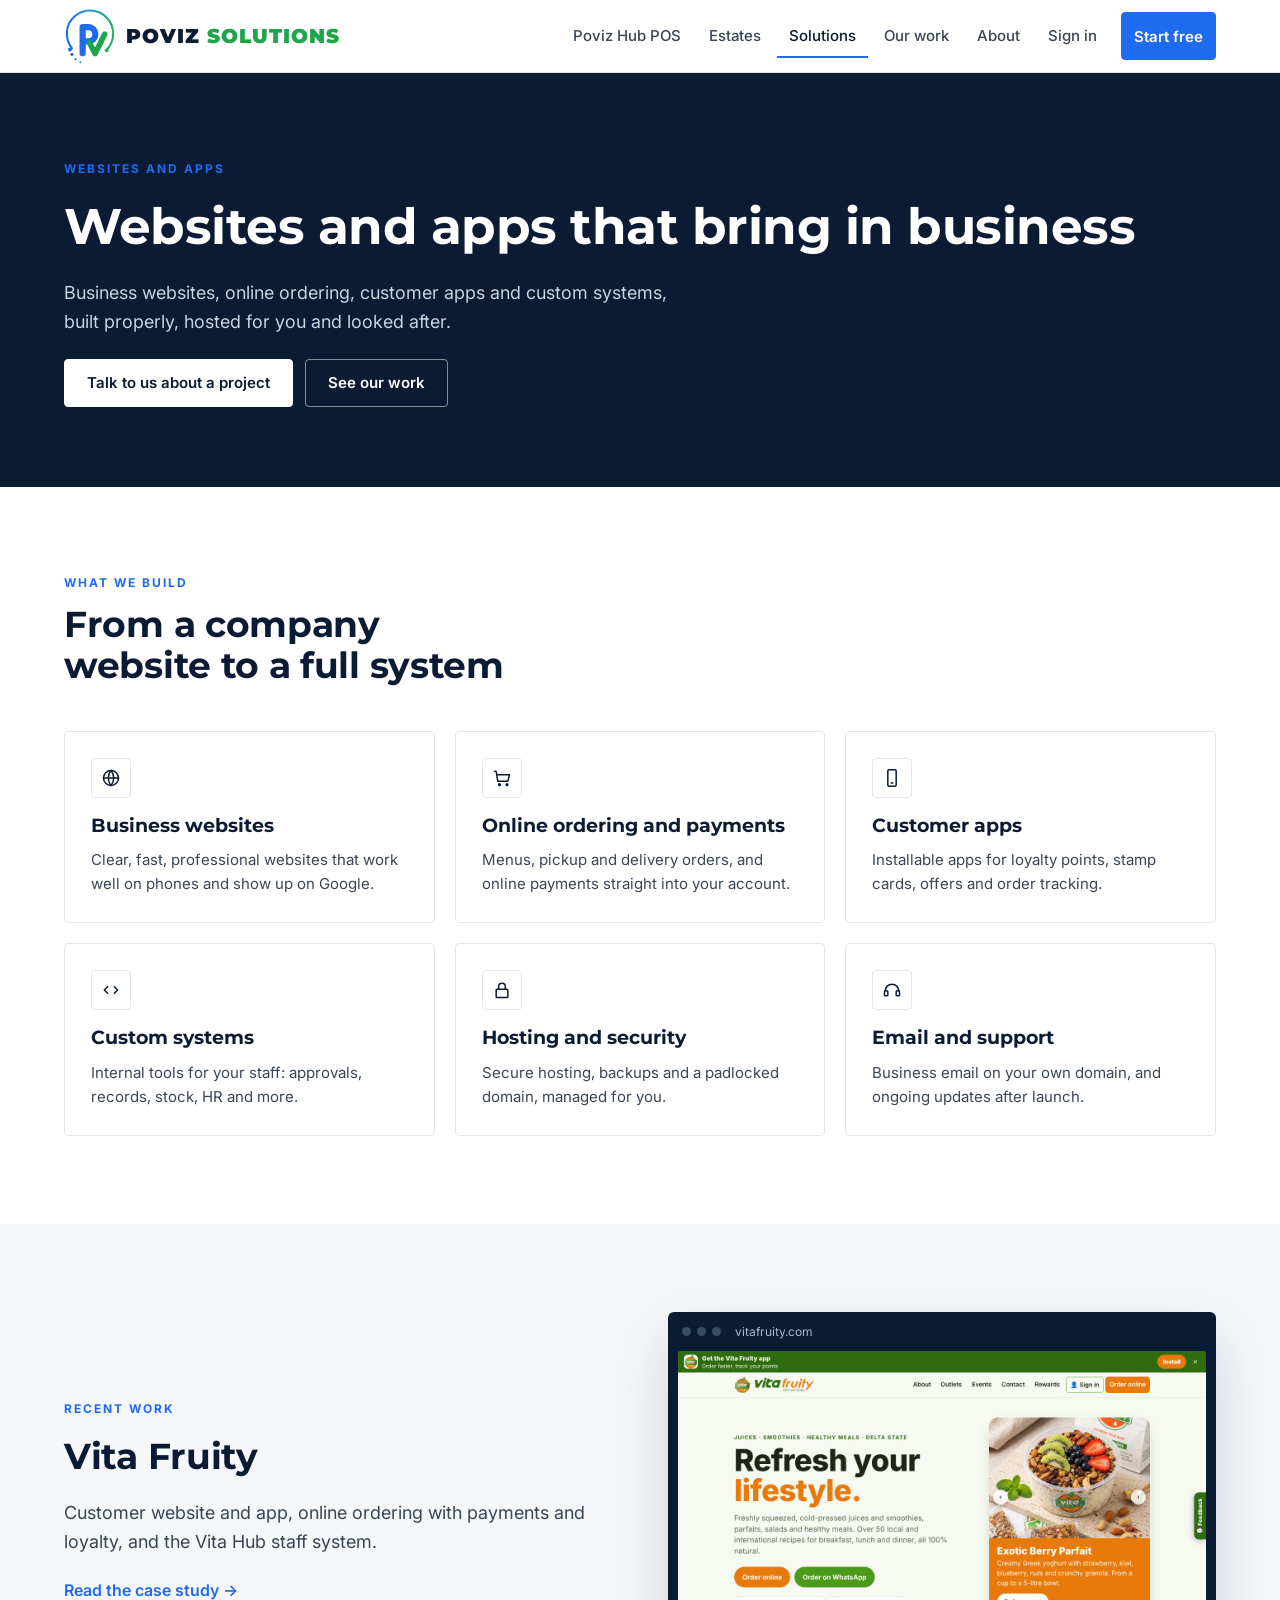
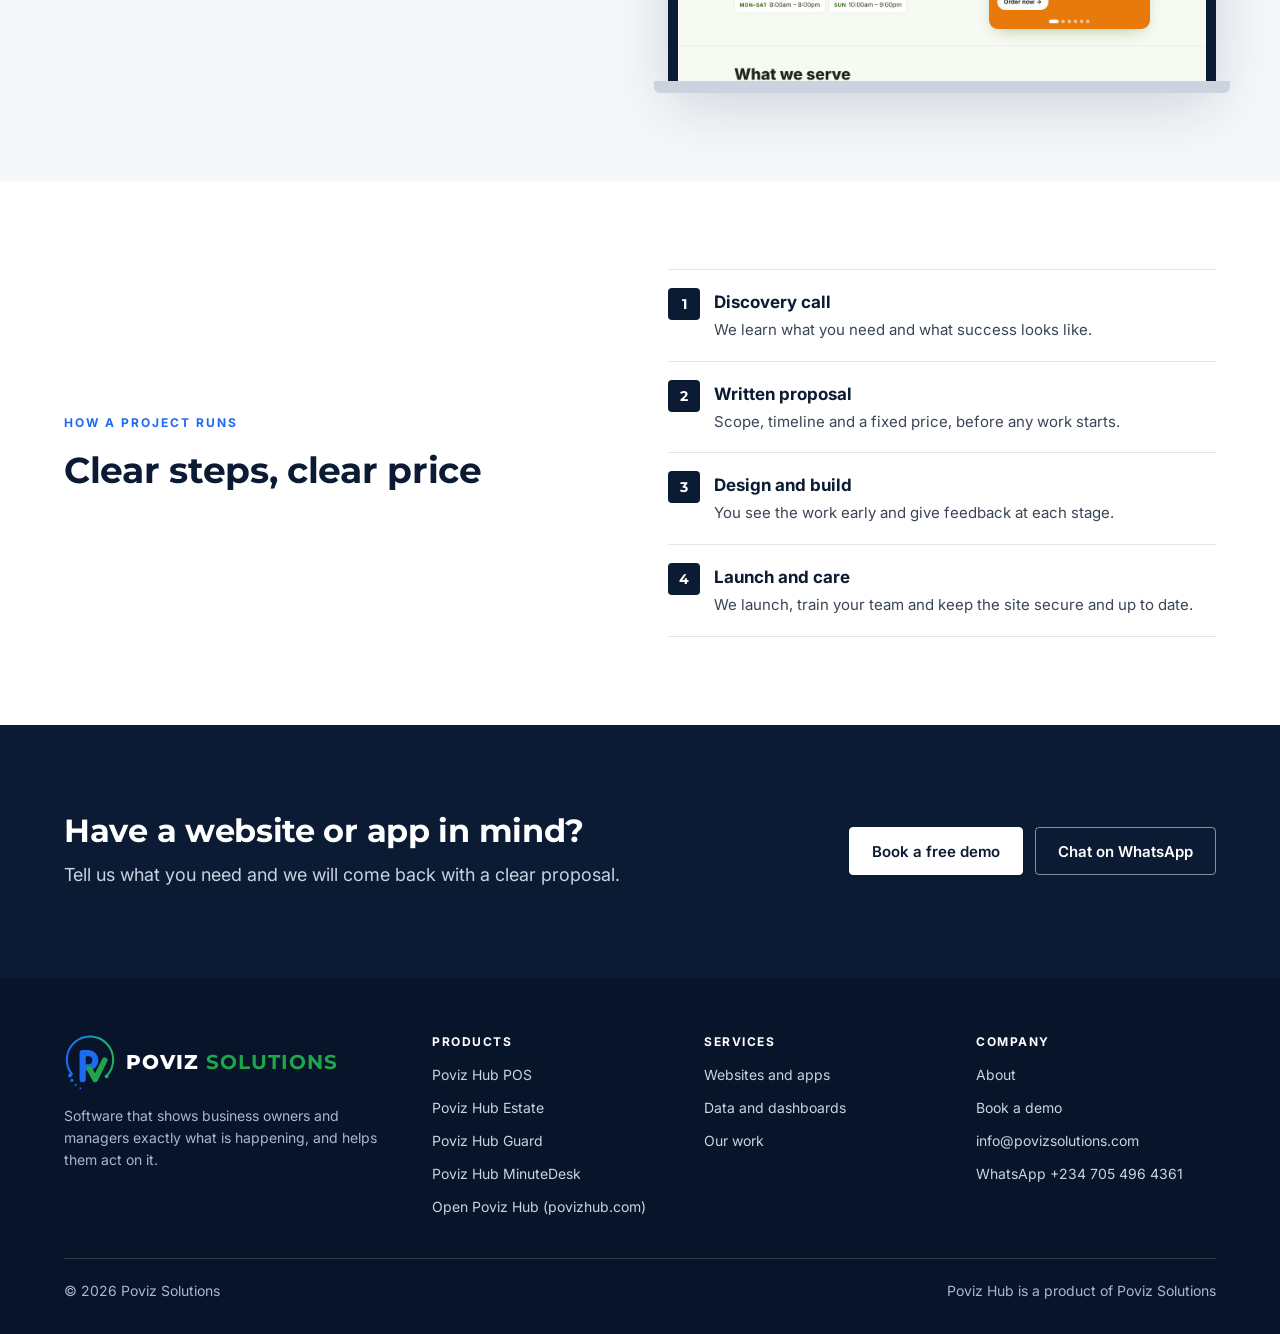
<file: websites/index.html>
<!doctype html>
<html lang="en">
<head>
<meta charset="utf-8">
<meta name="viewport" content="width=device-width, initial-scale=1">
<title>Websites and apps | Poviz Solutions</title>
<meta name="description" content="Business websites, online ordering, customer apps and custom systems, with payments, hosting, business email and ongoing support.">
<meta property="og:title" content="Websites and apps | Poviz Solutions">
<meta property="og:description" content="Business websites, online ordering, customer apps and custom systems, with payments, hosting, business email and ongoing support.">
<meta property="og:type" content="website">
<meta property="og:url" content="https://povizsolutions.com/websites/">
<link rel="canonical" href="https://povizsolutions.com/websites/">
<link rel="icon" type="image/svg+xml" href="/favicon.svg">
<link rel="preconnect" href="https://fonts.googleapis.com">
<link rel="preconnect" href="https://fonts.gstatic.com" crossorigin>
<link href="https://fonts.googleapis.com/css2?family=Inter:wght@400;500;600;700&family=Montserrat:wght@600;700;800&display=swap" rel="stylesheet">
<link rel="stylesheet" href="/assets/site.css">
</head>
<body>
<header class="site-header">
<div class="wrap">
<a class="logo" href="/" aria-label="Poviz Solutions home"><svg viewBox="14 6 92 100" aria-hidden="true"><defs><linearGradient id="pvnav" x1="0" y1="0" x2="1" y2="0"><stop offset="0" stop-color="#1E6BF0"/><stop offset="0.5" stop-color="#139BD0"/><stop offset="1" stop-color="#20B25A"/></linearGradient></defs><path d="M28.1,76.8 A41 41 0 1 1 89.5,79.5" fill="none" stroke="url(#pvnav)" stroke-width="3.6" stroke-linecap="round"/><circle cx="24.5" cy="79" r="3.4" fill="#1E6BF0"/><circle cx="28" cy="87.5" r="2.8" fill="#1E6BF0"/><circle cx="34.5" cy="96" r="2" fill="#1E6BF0"/><circle cx="43" cy="101.5" r="1.7" fill="#1E6BF0"/><circle cx="89.5" cy="80.5" r="3.4" fill="#20B25A"/><path d="M47,39.5 H57 A12.5 12.5 0 0 1 57,64.5 H47 M47,39.5 V85.5" fill="none" stroke="#1E6BF0" stroke-width="11" stroke-linecap="round" stroke-linejoin="round"/><path d="M59,67 L69,86 L86,52" fill="none" stroke="#1FA54A" stroke-width="10" stroke-linecap="round" stroke-linejoin="round"/></svg><b>POVIZ <span>SOLUTIONS</span></b></a>
<nav class="nav" aria-label="Main"><a href="/pos/">Poviz Hub POS</a><a href="/estate/">Estates</a><a href="/solutions/" aria-current="page">Solutions</a><a href="/work/">Our work</a><a href="/about/">About</a><a href="https://povizhub.com/signin/">Sign in</a><a class="btn" href="https://povizhub.com/signup/">Start free</a></nav>
<details class="menu"><summary aria-label="Open menu"><svg width="18" height="18" viewBox="0 0 24 24" fill="none" stroke="currentColor" stroke-width="2" stroke-linecap="round" aria-hidden="true"><path d="M4 7h16M4 12h16M4 17h16"/></svg>Menu</summary>
<nav class="menu-panel" aria-label="Main"><a href="/pos/">Poviz Hub POS</a><a href="/estate/">Estates</a><a href="/solutions/">Solutions</a><a href="/work/">Our work</a><a href="/about/">About</a><a href="https://povizhub.com/signin/">Sign in</a><a class="btn" href="https://povizhub.com/signup/">Start free</a></nav></details>
</div>
</header>
<main>
<section class="hero simple"><div class="wrap">
<div class="copy"><div class="eyebrow">Websites and apps</div><h1>Websites and apps that bring in business</h1><p class="lede">Business websites, online ordering, customer apps and custom systems, built properly, hosted for you and looked after.</p><div class="btn-row"><a class="btn btn-light" href="/contact/?interest=web">Talk to us about a project</a><a class="btn btn-ghost-light" href="/work/">See our work</a></div></div>

</div></section><section class="section"><div class="wrap">
<div class="head"><div class="eyebrow">What we build</div><h2>From a company website to a full system</h2></div>
<div class="grid g3"><div class="card"><span class="icon"><svg width="20" height="20" viewBox="0 0 24 24" fill="none" stroke="currentColor" stroke-width="1.8" stroke-linecap="round" stroke-linejoin="round" aria-hidden="true"><circle cx="12" cy="12" r="9"/><path d="M3 12h18M12 3a14 14 0 0 1 0 18M12 3a14 14 0 0 0 0 18"/></svg></span><h3>Business websites</h3><p>Clear, fast, professional websites that work well on phones and show up on Google.</p></div><div class="card"><span class="icon"><svg width="20" height="20" viewBox="0 0 24 24" fill="none" stroke="currentColor" stroke-width="1.8" stroke-linecap="round" stroke-linejoin="round" aria-hidden="true"><path d="M3 4h2l2 12h12l2-8H6"/><circle cx="9" cy="20" r="1"/><circle cx="18" cy="20" r="1"/></svg></span><h3>Online ordering and payments</h3><p>Menus, pickup and delivery orders, and online payments straight into your account.</p></div><div class="card"><span class="icon"><svg width="20" height="20" viewBox="0 0 24 24" fill="none" stroke="currentColor" stroke-width="1.8" stroke-linecap="round" stroke-linejoin="round" aria-hidden="true"><rect x="7" y="2" width="10" height="20" rx="1.5"/><path d="M11 18h2"/></svg></span><h3>Customer apps</h3><p>Installable apps for loyalty points, stamp cards, offers and order tracking.</p></div><div class="card"><span class="icon"><svg width="20" height="20" viewBox="0 0 24 24" fill="none" stroke="currentColor" stroke-width="1.8" stroke-linecap="round" stroke-linejoin="round" aria-hidden="true"><path d="M8 8l-4 4 4 4M16 8l4 4-4 4"/></svg></span><h3>Custom systems</h3><p>Internal tools for your staff: approvals, records, stock, HR and more.</p></div><div class="card"><span class="icon"><svg width="20" height="20" viewBox="0 0 24 24" fill="none" stroke="currentColor" stroke-width="1.8" stroke-linecap="round" stroke-linejoin="round" aria-hidden="true"><rect x="5" y="11" width="14" height="10" rx="1"/><path d="M8 11V8a4 4 0 0 1 8 0v3"/></svg></span><h3>Hosting and security</h3><p>Secure hosting, backups and a padlocked domain, managed for you.</p></div><div class="card"><span class="icon"><svg width="20" height="20" viewBox="0 0 24 24" fill="none" stroke="currentColor" stroke-width="1.8" stroke-linecap="round" stroke-linejoin="round" aria-hidden="true"><path d="M4 13a8 8 0 0 1 16 0"/><rect x="3" y="13" width="4" height="6" rx="1"/><rect x="17" y="13" width="4" height="6" rx="1"/></svg></span><h3>Email and support</h3><p>Business email on your own domain, and ongoing updates after launch.</p></div></div>
</div></section>
<section class="section soft"><div class="wrap split">
<div class="stack"><div class="eyebrow">Recent work</div><h2>Vita Fruity</h2><p class="lede">Customer website and app, online ordering with payments and loyalty, and the Vita Hub staff system.</p><a class="link" href="/work/">Read the case study →</a></div>
<div><div class="browser"><div class="dots"><i></i><i></i><i></i><span>vitafruity.com</span></div><img src="/work-vitafruity-desktop.jpg" alt="Vita Fruity website home page" width="1280" height="800" loading="lazy"></div><div class="browser-base"></div></div>
</div></section>
<section class="section"><div class="wrap split">
<div class="stack"><div class="eyebrow">How a project runs</div><h2>Clear steps, clear price</h2></div>
<ol class="list"><li><span class="num">1</span><div><b>Discovery call</b><p>We learn what you need and what success looks like.</p></div></li><li><span class="num">2</span><div><b>Written proposal</b><p>Scope, timeline and a fixed price, before any work starts.</p></div></li><li><span class="num">3</span><div><b>Design and build</b><p>You see the work early and give feedback at each stage.</p></div></li><li><span class="num">4</span><div><b>Launch and care</b><p>We launch, train your team and keep the site secure and up to date.</p></div></li></ol>
</div></section>
<section class="section dark cta-band"><div class="wrap">
<div><h2>Have a website or app in mind?</h2><p class="lede">Tell us what you need and we will come back with a clear proposal.</p></div>
<div class="btn-row"><a class="btn btn-light" href="/contact/?interest=web">Book a free demo</a><a class="btn btn-ghost-light" href="https://wa.me/2347054964361">Chat on WhatsApp</a></div>
</div></section>
</main>
<footer class="site-footer">
<div class="wrap">
<div class="foot-grid">
<div><a class="logo light" href="/" aria-label="Poviz Solutions home"><svg viewBox="14 6 92 100" aria-hidden="true"><defs><linearGradient id="pvfoot" x1="0" y1="0" x2="1" y2="0"><stop offset="0" stop-color="#1E6BF0"/><stop offset="0.5" stop-color="#139BD0"/><stop offset="1" stop-color="#20B25A"/></linearGradient></defs><path d="M28.1,76.8 A41 41 0 1 1 89.5,79.5" fill="none" stroke="url(#pvfoot)" stroke-width="3.6" stroke-linecap="round"/><circle cx="24.5" cy="79" r="3.4" fill="#1E6BF0"/><circle cx="28" cy="87.5" r="2.8" fill="#1E6BF0"/><circle cx="34.5" cy="96" r="2" fill="#1E6BF0"/><circle cx="43" cy="101.5" r="1.7" fill="#1E6BF0"/><circle cx="89.5" cy="80.5" r="3.4" fill="#20B25A"/><path d="M47,39.5 H57 A12.5 12.5 0 0 1 57,64.5 H47 M47,39.5 V85.5" fill="none" stroke="#1E6BF0" stroke-width="11" stroke-linecap="round" stroke-linejoin="round"/><path d="M59,67 L69,86 L86,52" fill="none" stroke="#1FA54A" stroke-width="10" stroke-linecap="round" stroke-linejoin="round"/></svg><b>POVIZ <span>SOLUTIONS</span></b></a>
<p>Software that shows business owners and managers exactly what is happening, and helps them act on it.</p></div>
<div><h3>Products</h3><ul><li><a href="/pos/">Poviz Hub POS</a></li><li><a href="/estate/">Poviz Hub Estate</a></li><li><a href="/guard/">Poviz Hub Guard</a></li><li><a href="/minutedesk/">Poviz Hub MinuteDesk</a></li><li><a href="https://povizhub.com">Open Poviz Hub (povizhub.com)</a></li></ul></div>
<div><h3>Services</h3><ul><li><a href="/websites/">Websites and apps</a></li><li><a href="/data/">Data and dashboards</a></li><li><a href="/work/">Our work</a></li></ul></div>
<div><h3>Company</h3><ul><li><a href="/about/">About</a></li><li><a href="/contact/">Book a demo</a></li><li><a href="mailto:info@povizsolutions.com">info@povizsolutions.com</a></li><li><a href="https://wa.me/2347054964361">WhatsApp +234 705 496 4361</a></li></ul></div>
</div>
<div class="foot-base"><span>© 2026 Poviz Solutions</span><span>Poviz Hub is a product of Poviz Solutions</span></div>
</div>
</footer>
</body>
</html>
</file>
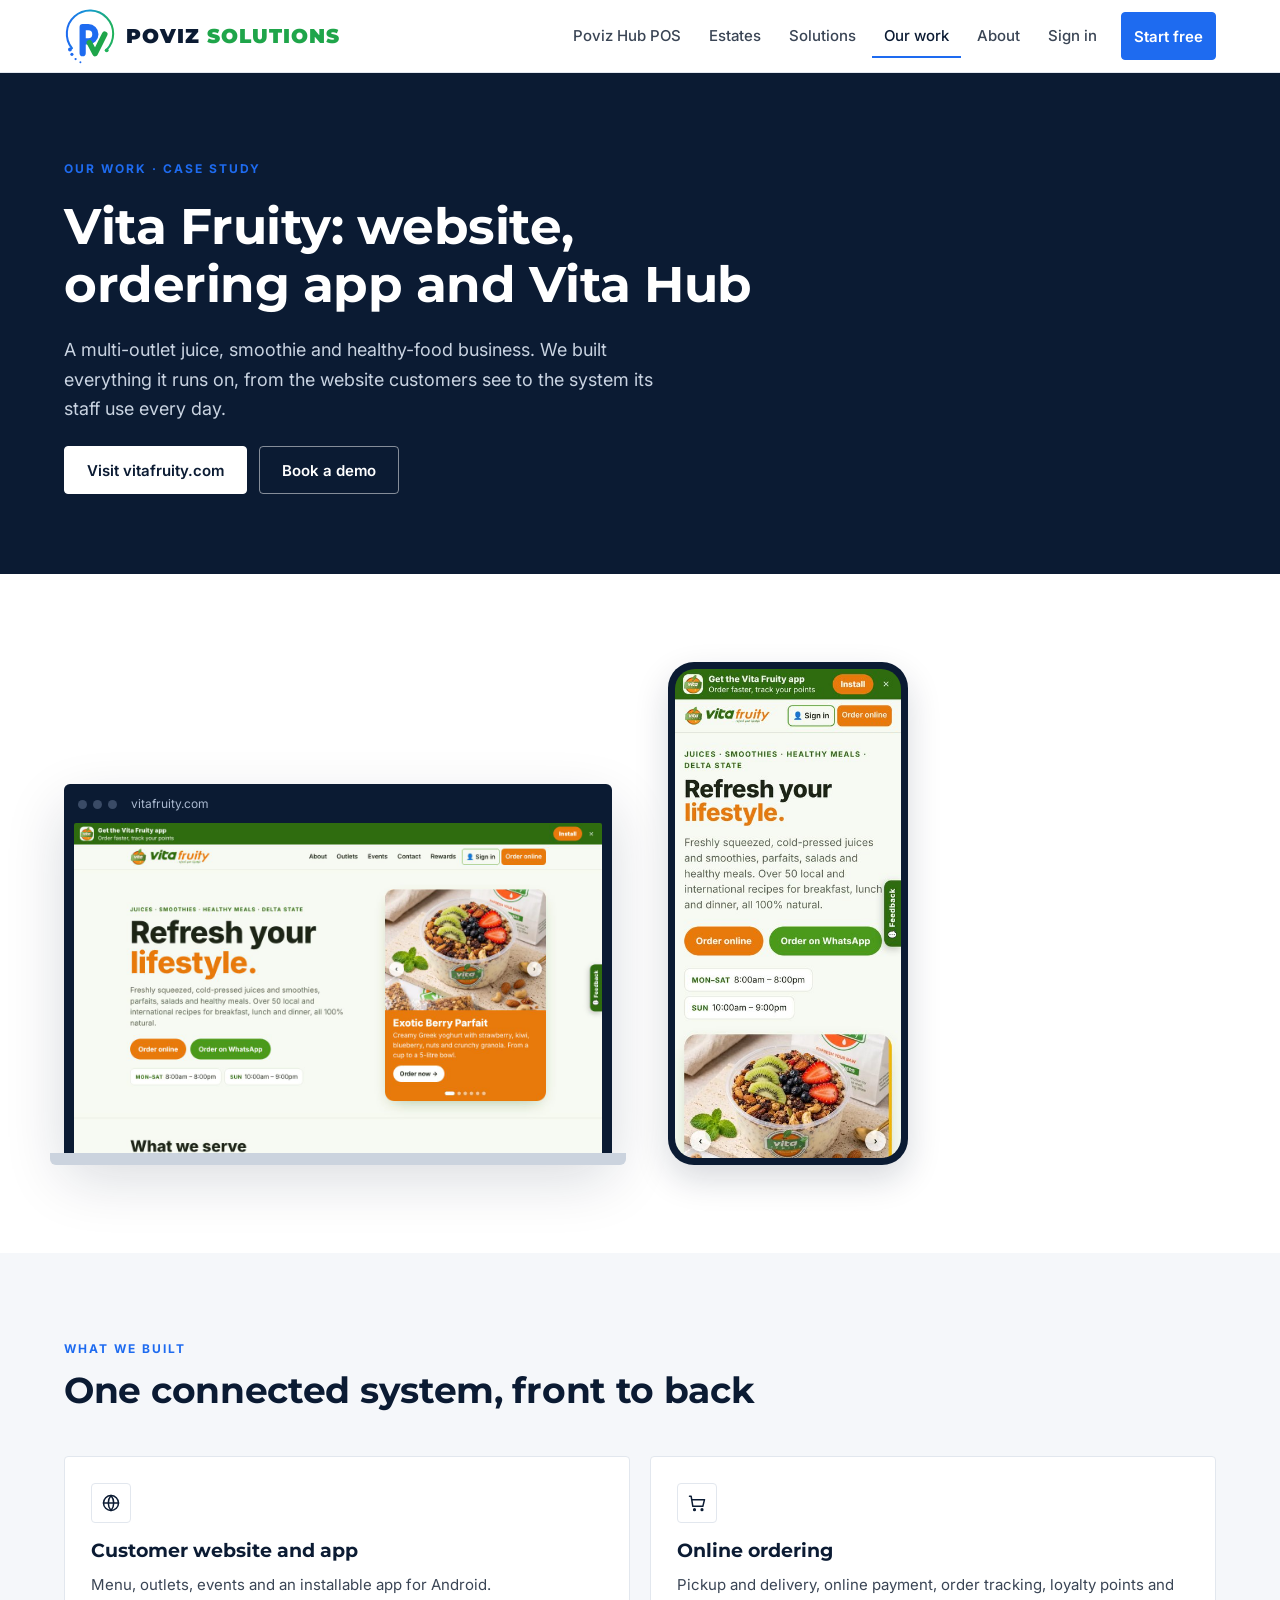
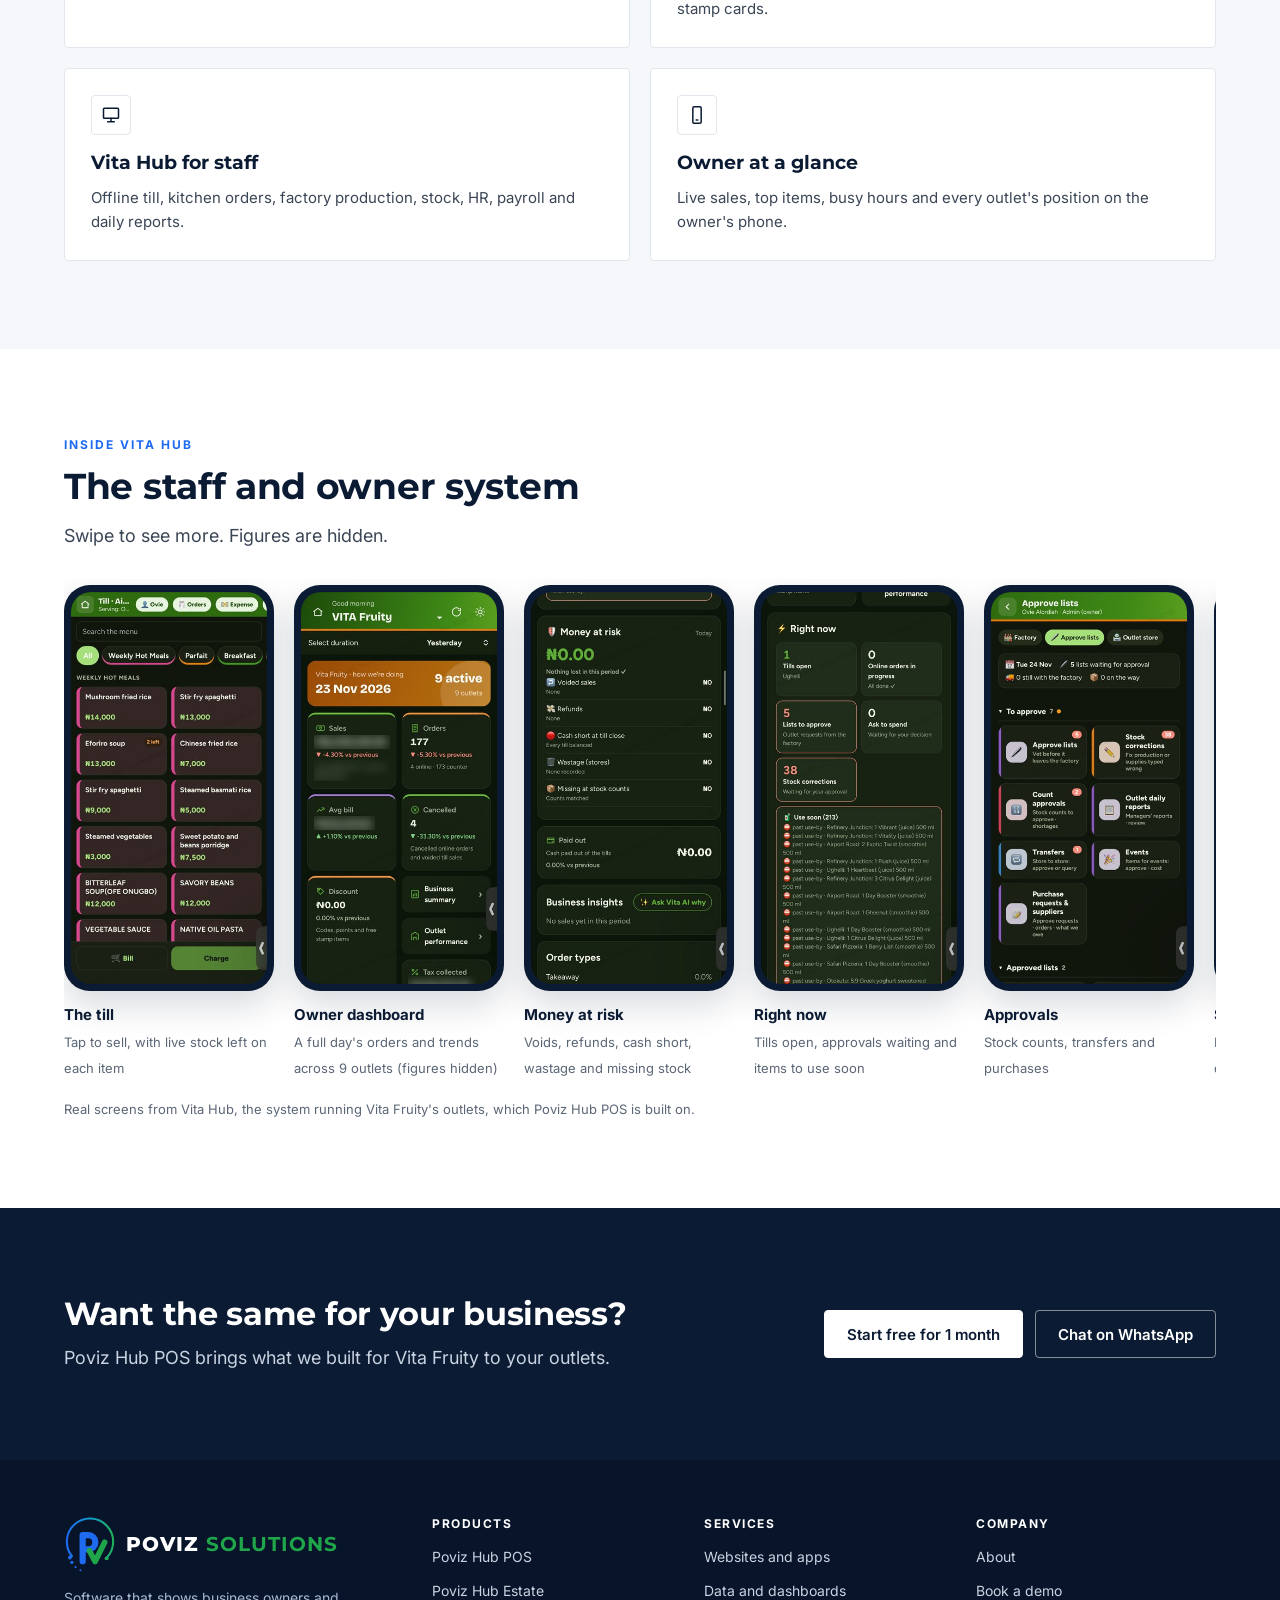
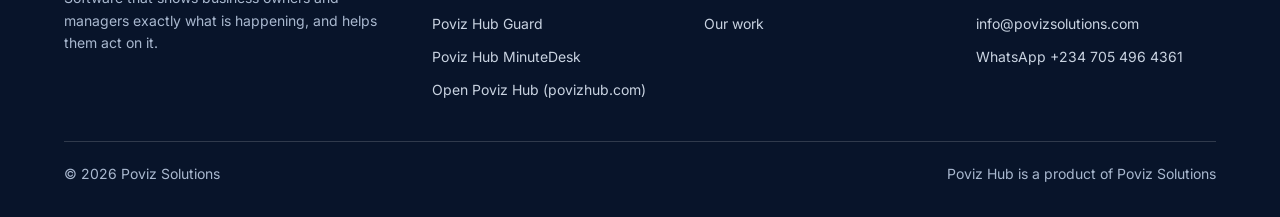
<file: work/index.html>
<!doctype html>
<html lang="en">
<head>
<meta charset="utf-8">
<meta name="viewport" content="width=device-width, initial-scale=1">
<title>Our work: Vita Fruity | Poviz Solutions</title>
<meta name="description" content="Case study: the Vita Fruity website, ordering app with payments and loyalty, and Vita Hub, the staff system running its outlets.">
<meta property="og:title" content="Our work: Vita Fruity | Poviz Solutions">
<meta property="og:description" content="Case study: the Vita Fruity website, ordering app with payments and loyalty, and Vita Hub, the staff system running its outlets.">
<meta property="og:type" content="website">
<meta property="og:url" content="https://povizsolutions.com/work/">
<link rel="canonical" href="https://povizsolutions.com/work/">
<link rel="icon" type="image/svg+xml" href="/favicon.svg">
<link rel="preconnect" href="https://fonts.googleapis.com">
<link rel="preconnect" href="https://fonts.gstatic.com" crossorigin>
<link href="https://fonts.googleapis.com/css2?family=Inter:wght@400;500;600;700&family=Montserrat:wght@600;700;800&display=swap" rel="stylesheet">
<link rel="stylesheet" href="/assets/site.css">
</head>
<body>
<header class="site-header">
<div class="wrap">
<a class="logo" href="/" aria-label="Poviz Solutions home"><svg viewBox="14 6 92 100" aria-hidden="true"><defs><linearGradient id="pvnav" x1="0" y1="0" x2="1" y2="0"><stop offset="0" stop-color="#1E6BF0"/><stop offset="0.5" stop-color="#139BD0"/><stop offset="1" stop-color="#20B25A"/></linearGradient></defs><path d="M28.1,76.8 A41 41 0 1 1 89.5,79.5" fill="none" stroke="url(#pvnav)" stroke-width="3.6" stroke-linecap="round"/><circle cx="24.5" cy="79" r="3.4" fill="#1E6BF0"/><circle cx="28" cy="87.5" r="2.8" fill="#1E6BF0"/><circle cx="34.5" cy="96" r="2" fill="#1E6BF0"/><circle cx="43" cy="101.5" r="1.7" fill="#1E6BF0"/><circle cx="89.5" cy="80.5" r="3.4" fill="#20B25A"/><path d="M47,39.5 H57 A12.5 12.5 0 0 1 57,64.5 H47 M47,39.5 V85.5" fill="none" stroke="#1E6BF0" stroke-width="11" stroke-linecap="round" stroke-linejoin="round"/><path d="M59,67 L69,86 L86,52" fill="none" stroke="#1FA54A" stroke-width="10" stroke-linecap="round" stroke-linejoin="round"/></svg><b>POVIZ <span>SOLUTIONS</span></b></a>
<nav class="nav" aria-label="Main"><a href="/pos/">Poviz Hub POS</a><a href="/estate/">Estates</a><a href="/solutions/">Solutions</a><a href="/work/" aria-current="page">Our work</a><a href="/about/">About</a><a href="https://povizhub.com/signin/">Sign in</a><a class="btn" href="https://povizhub.com/signup/">Start free</a></nav>
<details class="menu"><summary aria-label="Open menu"><svg width="18" height="18" viewBox="0 0 24 24" fill="none" stroke="currentColor" stroke-width="2" stroke-linecap="round" aria-hidden="true"><path d="M4 7h16M4 12h16M4 17h16"/></svg>Menu</summary>
<nav class="menu-panel" aria-label="Main"><a href="/pos/">Poviz Hub POS</a><a href="/estate/">Estates</a><a href="/solutions/">Solutions</a><a href="/work/">Our work</a><a href="/about/">About</a><a href="https://povizhub.com/signin/">Sign in</a><a class="btn" href="https://povizhub.com/signup/">Start free</a></nav></details>
</div>
</header>
<main>
<section class="hero simple"><div class="wrap">
<div class="copy"><div class="eyebrow">Our work · case study</div><h1>Vita Fruity: website, ordering app and Vita Hub</h1><p class="lede">A multi-outlet juice, smoothie and healthy-food business. We built everything it runs on, from the website customers see to the system its staff use every day.</p><div class="btn-row"><a class="btn btn-light" href="https://vitafruity.com" target="_blank" rel="noopener">Visit vitafruity.com</a><a class="btn btn-ghost-light" href="/contact/?interest=pos">Book a demo</a></div></div>

</div></section><section class="section"><div class="wrap split" style="align-items:end">
<div><div class="browser"><div class="dots"><i></i><i></i><i></i><span>vitafruity.com</span></div><img src="/work-vitafruity-desktop.jpg" alt="Vita Fruity website home page on a computer" width="1280" height="800" loading="lazy"></div><div class="browser-base"></div></div>
<div style="max-width:240px"><div class="phone"><img src="/work-vitafruity-mobile.jpg" alt="Vita Fruity website on a phone" width="390" height="844" loading="lazy"></div></div>
</div></section>
<section class="section soft"><div class="wrap">
<div class="head"><div class="eyebrow">What we built</div><h2>One connected system, front to back</h2></div>
<div class="grid g2"><div class="card"><span class="icon"><svg width="20" height="20" viewBox="0 0 24 24" fill="none" stroke="currentColor" stroke-width="1.8" stroke-linecap="round" stroke-linejoin="round" aria-hidden="true"><circle cx="12" cy="12" r="9"/><path d="M3 12h18M12 3a14 14 0 0 1 0 18M12 3a14 14 0 0 0 0 18"/></svg></span><h3>Customer website and app</h3><p>Menu, outlets, events and an installable app for Android.</p></div><div class="card"><span class="icon"><svg width="20" height="20" viewBox="0 0 24 24" fill="none" stroke="currentColor" stroke-width="1.8" stroke-linecap="round" stroke-linejoin="round" aria-hidden="true"><path d="M3 4h2l2 12h12l2-8H6"/><circle cx="9" cy="20" r="1"/><circle cx="18" cy="20" r="1"/></svg></span><h3>Online ordering</h3><p>Pickup and delivery, online payment, order tracking, loyalty points and stamp cards.</p></div><div class="card"><span class="icon"><svg width="20" height="20" viewBox="0 0 24 24" fill="none" stroke="currentColor" stroke-width="1.8" stroke-linecap="round" stroke-linejoin="round" aria-hidden="true"><rect x="3" y="4" width="18" height="12" rx="1"/><path d="M8 20h8M12 16v4"/></svg></span><h3>Vita Hub for staff</h3><p>Offline till, kitchen orders, factory production, stock, HR, payroll and daily reports.</p></div><div class="card"><span class="icon"><svg width="20" height="20" viewBox="0 0 24 24" fill="none" stroke="currentColor" stroke-width="1.8" stroke-linecap="round" stroke-linejoin="round" aria-hidden="true"><rect x="7" y="2" width="10" height="20" rx="1.5"/><path d="M11 18h2"/></svg></span><h3>Owner at a glance</h3><p>Live sales, top items, busy hours and every outlet's position on the owner's phone.</p></div></div>
</div></section>
<section class="section"><div class="wrap">
<div class="head"><div class="eyebrow">Inside Vita Hub</div><h2>The staff and owner system</h2><p class="lede">Swipe to see more. Figures are hidden.</p></div>
<div class="shots"><figure><div class="phone"><img src="/hub-till.jpg" alt="The till" width="360" height="720" loading="lazy"></div><figcaption><b>The till</b><span>Tap to sell, with live stock left on each item</span></figcaption></figure><figure><div class="phone"><img src="/hub-glance.jpg" alt="Owner dashboard" width="360" height="720" loading="lazy"></div><figcaption><b>Owner dashboard</b><span>A full day's orders and trends across 9 outlets (figures hidden)</span></figcaption></figure><figure><div class="phone"><img src="/hub-risk.jpg" alt="Money at risk" width="360" height="720" loading="lazy"></div><figcaption><b>Money at risk</b><span>Voids, refunds, cash short, wastage and missing stock</span></figcaption></figure><figure><div class="phone"><img src="/hub-now.jpg" alt="Right now" width="360" height="720" loading="lazy"></div><figcaption><b>Right now</b><span>Tills open, approvals waiting and items to use soon</span></figcaption></figure><figure><div class="phone"><img src="/hub-approve.jpg" alt="Approvals" width="360" height="720" loading="lazy"></div><figcaption><b>Approvals</b><span>Stock counts, transfers and purchases</span></figcaption></figure><figure><div class="phone"><img src="/hub-hr.jpg" alt="Staff clock-in" width="360" height="720" loading="lazy"></div><figcaption><b>Staff clock-in</b><span>Face and location check, duty days, leave and payslips</span></figcaption></figure><figure><div class="phone"><img src="/hub-home.jpg" alt="Staff home" width="360" height="720" loading="lazy"></div><figcaption><b>Staff home</b><span>HR, spending requests, repairs and AI help</span></figcaption></figure></div><p class="note">Real screens from Vita Hub, the system running Vita Fruity's outlets, which Poviz Hub POS is built on.</p>
</div></section>
<section class="section dark cta-band"><div class="wrap">
<div><h2>Want the same for your business?</h2><p class="lede">Poviz Hub POS brings what we built for Vita Fruity to your outlets.</p></div>
<div class="btn-row"><a class="btn btn-light" href="https://povizhub.com/signup/">Start free for 1 month</a><a class="btn btn-ghost-light" href="https://wa.me/2347054964361">Chat on WhatsApp</a></div>
</div></section>
</main>
<footer class="site-footer">
<div class="wrap">
<div class="foot-grid">
<div><a class="logo light" href="/" aria-label="Poviz Solutions home"><svg viewBox="14 6 92 100" aria-hidden="true"><defs><linearGradient id="pvfoot" x1="0" y1="0" x2="1" y2="0"><stop offset="0" stop-color="#1E6BF0"/><stop offset="0.5" stop-color="#139BD0"/><stop offset="1" stop-color="#20B25A"/></linearGradient></defs><path d="M28.1,76.8 A41 41 0 1 1 89.5,79.5" fill="none" stroke="url(#pvfoot)" stroke-width="3.6" stroke-linecap="round"/><circle cx="24.5" cy="79" r="3.4" fill="#1E6BF0"/><circle cx="28" cy="87.5" r="2.8" fill="#1E6BF0"/><circle cx="34.5" cy="96" r="2" fill="#1E6BF0"/><circle cx="43" cy="101.5" r="1.7" fill="#1E6BF0"/><circle cx="89.5" cy="80.5" r="3.4" fill="#20B25A"/><path d="M47,39.5 H57 A12.5 12.5 0 0 1 57,64.5 H47 M47,39.5 V85.5" fill="none" stroke="#1E6BF0" stroke-width="11" stroke-linecap="round" stroke-linejoin="round"/><path d="M59,67 L69,86 L86,52" fill="none" stroke="#1FA54A" stroke-width="10" stroke-linecap="round" stroke-linejoin="round"/></svg><b>POVIZ <span>SOLUTIONS</span></b></a>
<p>Software that shows business owners and managers exactly what is happening, and helps them act on it.</p></div>
<div><h3>Products</h3><ul><li><a href="/pos/">Poviz Hub POS</a></li><li><a href="/estate/">Poviz Hub Estate</a></li><li><a href="/guard/">Poviz Hub Guard</a></li><li><a href="/minutedesk/">Poviz Hub MinuteDesk</a></li><li><a href="https://povizhub.com">Open Poviz Hub (povizhub.com)</a></li></ul></div>
<div><h3>Services</h3><ul><li><a href="/websites/">Websites and apps</a></li><li><a href="/data/">Data and dashboards</a></li><li><a href="/work/">Our work</a></li></ul></div>
<div><h3>Company</h3><ul><li><a href="/about/">About</a></li><li><a href="/contact/">Book a demo</a></li><li><a href="mailto:info@povizsolutions.com">info@povizsolutions.com</a></li><li><a href="https://wa.me/2347054964361">WhatsApp +234 705 496 4361</a></li></ul></div>
</div>
<div class="foot-base"><span>© 2026 Poviz Solutions</span><span>Poviz Hub is a product of Poviz Solutions</span></div>
</div>
</footer>
</body>
</html>
</file>
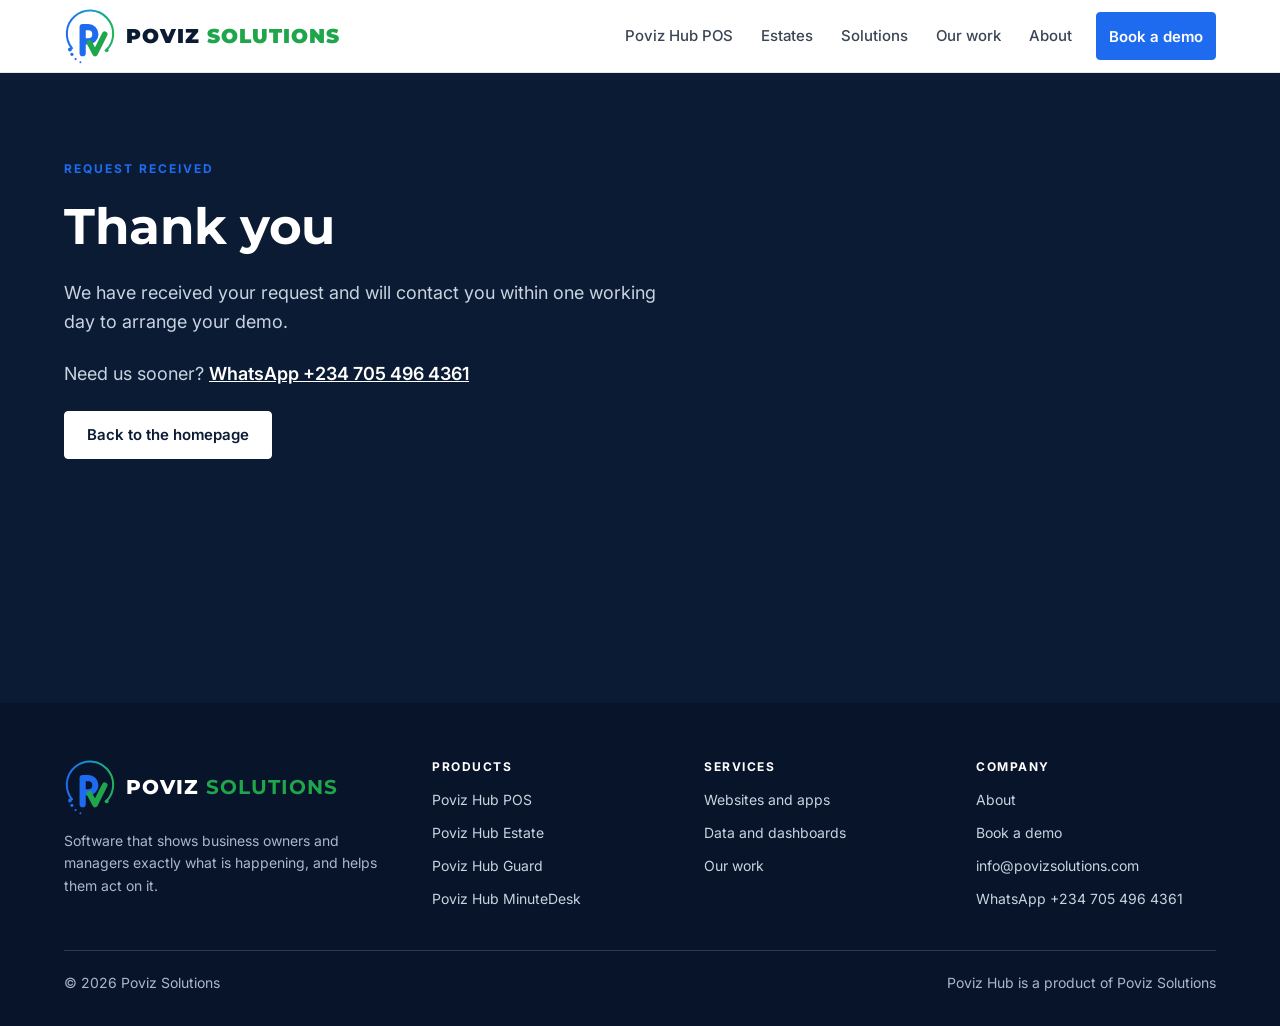
<file: thanks.html>
<!doctype html>
<html lang="en">
<head>
<meta charset="utf-8">
<meta name="viewport" content="width=device-width, initial-scale=1">
<title>Thank you | Poviz Solutions</title>
<meta name="robots" content="noindex">
<link rel="icon" type="image/svg+xml" href="/favicon.svg">
<link rel="preconnect" href="https://fonts.googleapis.com">
<link rel="preconnect" href="https://fonts.gstatic.com" crossorigin>
<link href="https://fonts.googleapis.com/css2?family=Inter:wght@400;500;600;700&family=Montserrat:wght@600;700;800&display=swap" rel="stylesheet">
<link rel="stylesheet" href="/assets/site.css">
</head>
<body>
<header class="site-header">
<div class="wrap">
<a class="logo" href="/" aria-label="Poviz Solutions home"><svg viewBox="14 6 92 100" aria-hidden="true"><defs><linearGradient id="pvnav" x1="0" y1="0" x2="1" y2="0"><stop offset="0" stop-color="#1E6BF0"/><stop offset="0.5" stop-color="#139BD0"/><stop offset="1" stop-color="#20B25A"/></linearGradient></defs><path d="M28.1,76.8 A41 41 0 1 1 89.5,79.5" fill="none" stroke="url(#pvnav)" stroke-width="3.6" stroke-linecap="round"/><circle cx="24.5" cy="79" r="3.4" fill="#1E6BF0"/><circle cx="28" cy="87.5" r="2.8" fill="#1E6BF0"/><circle cx="34.5" cy="96" r="2" fill="#1E6BF0"/><circle cx="43" cy="101.5" r="1.7" fill="#1E6BF0"/><circle cx="89.5" cy="80.5" r="3.4" fill="#20B25A"/><path d="M47,39.5 H57 A12.5 12.5 0 0 1 57,64.5 H47 M47,39.5 V85.5" fill="none" stroke="#1E6BF0" stroke-width="11" stroke-linecap="round" stroke-linejoin="round"/><path d="M59,67 L69,86 L86,52" fill="none" stroke="#1FA54A" stroke-width="10" stroke-linecap="round" stroke-linejoin="round"/></svg><b>POVIZ <span>SOLUTIONS</span></b></a>
<nav class="nav" aria-label="Main"><a href="/pos/">Poviz Hub POS</a><a href="/estate/">Estates</a><a href="/solutions/">Solutions</a><a href="/work/">Our work</a><a href="/about/">About</a><a class="btn" href="/contact/">Book a demo</a></nav>
<details class="menu"><summary aria-label="Open menu"><svg width="18" height="18" viewBox="0 0 24 24" fill="none" stroke="currentColor" stroke-width="2" stroke-linecap="round" aria-hidden="true"><path d="M4 7h16M4 12h16M4 17h16"/></svg>Menu</summary>
<nav class="menu-panel" aria-label="Main"><a href="/pos/">Poviz Hub POS</a><a href="/estate/">Estates</a><a href="/solutions/">Solutions</a><a href="/work/">Our work</a><a href="/about/">About</a><a class="btn" href="/contact/">Book a demo</a></nav></details>
</div>
</header>
<main><section class="hero simple" style="min-height:70vh"><div class="wrap"><div class="copy">
<div class="eyebrow">Request received</div><h1>Thank you</h1>
<p class="lede">We have received your request and will contact you within one working day to arrange your demo.</p>
<p class="lede">Need us sooner? <a href="https://wa.me/2347054964361" style="color:#fff;font-weight:600">WhatsApp +234 705 496 4361</a></p>
<div class="btn-row"><a class="btn btn-light" href="/">Back to the homepage</a></div>
</div></div></section></main>
<footer class="site-footer">
<div class="wrap">
<div class="foot-grid">
<div><a class="logo light" href="/" aria-label="Poviz Solutions home"><svg viewBox="14 6 92 100" aria-hidden="true"><defs><linearGradient id="pvfoot" x1="0" y1="0" x2="1" y2="0"><stop offset="0" stop-color="#1E6BF0"/><stop offset="0.5" stop-color="#139BD0"/><stop offset="1" stop-color="#20B25A"/></linearGradient></defs><path d="M28.1,76.8 A41 41 0 1 1 89.5,79.5" fill="none" stroke="url(#pvfoot)" stroke-width="3.6" stroke-linecap="round"/><circle cx="24.5" cy="79" r="3.4" fill="#1E6BF0"/><circle cx="28" cy="87.5" r="2.8" fill="#1E6BF0"/><circle cx="34.5" cy="96" r="2" fill="#1E6BF0"/><circle cx="43" cy="101.5" r="1.7" fill="#1E6BF0"/><circle cx="89.5" cy="80.5" r="3.4" fill="#20B25A"/><path d="M47,39.5 H57 A12.5 12.5 0 0 1 57,64.5 H47 M47,39.5 V85.5" fill="none" stroke="#1E6BF0" stroke-width="11" stroke-linecap="round" stroke-linejoin="round"/><path d="M59,67 L69,86 L86,52" fill="none" stroke="#1FA54A" stroke-width="10" stroke-linecap="round" stroke-linejoin="round"/></svg><b>POVIZ <span>SOLUTIONS</span></b></a>
<p>Software that shows business owners and managers exactly what is happening, and helps them act on it.</p></div>
<div><h3>Products</h3><ul><li><a href="/pos/">Poviz Hub POS</a></li><li><a href="/estate/">Poviz Hub Estate</a></li><li><a href="/guard/">Poviz Hub Guard</a></li><li><a href="/minutedesk/">Poviz Hub MinuteDesk</a></li></ul></div>
<div><h3>Services</h3><ul><li><a href="/websites/">Websites and apps</a></li><li><a href="/data/">Data and dashboards</a></li><li><a href="/work/">Our work</a></li></ul></div>
<div><h3>Company</h3><ul><li><a href="/about/">About</a></li><li><a href="/contact/">Book a demo</a></li><li><a href="mailto:info@povizsolutions.com">info@povizsolutions.com</a></li><li><a href="https://wa.me/2347054964361">WhatsApp +234 705 496 4361</a></li></ul></div>
</div>
<div class="foot-base"><span>© 2026 Poviz Solutions</span><span>Poviz Hub is a product of Poviz Solutions</span></div>
</div>
</footer>
</body>
</html>
</file>
<file: assets/site.css>
/* Poviz Solutions · site styles
   Navy, white and grey, with one blue accent. Sharp corners (4px). */
:root{
  --navy:#0B1B33; --navy-2:#13274A; --ink:#1F2A3A; --body:#3A4555; --muted:#5B6676;
  --line:#E2E7EE; --line-dark:rgba(255,255,255,.16);
  --soft:#F5F7FA; --white:#FFFFFF;
  --blue:#1E6BF0; --blue-dark:#1450B8; --blue-light:#8DB4FF;
  --radius:4px;
  --display:Montserrat,Arial,sans-serif; --sans:Inter,Arial,sans-serif;
}
*{box-sizing:border-box}
html{scroll-behavior:smooth;-webkit-text-size-adjust:100%}
@media (prefers-reduced-motion:reduce){html{scroll-behavior:auto}}
body{margin:0;background:var(--white);color:var(--ink);font:16px/1.65 var(--sans)}
img{max-width:100%;height:auto}
a{color:var(--blue)}a:hover{color:var(--navy)}
h1,h2,h3{font-family:var(--display);color:var(--navy);margin:0;line-height:1.15;font-weight:700;text-wrap:balance}
h1{font-size:50px;letter-spacing:-.5px}
h2{font-size:36px;letter-spacing:-.3px}
h3{font-size:19px;line-height:1.3}
p{margin:0}
@media (max-width:720px){h1{font-size:34px}h2{font-size:27px}}
:focus-visible{outline:3px solid var(--blue-light);outline-offset:2px}
.sr{position:absolute;width:1px;height:1px;overflow:hidden;clip:rect(0 0 0 0);white-space:nowrap}
.wrap{max-width:1200px;margin:0 auto;padding:0 24px}
@media (max-width:720px){.wrap{padding:0 16px}}

/* Header */
.site-header{background:var(--white);border-bottom:1px solid var(--line);position:sticky;top:0;z-index:20}
.site-header .wrap{display:flex;align-items:center;justify-content:space-between;gap:16px;min-height:72px}
.logo{display:flex;align-items:center;gap:10px;text-decoration:none;color:var(--navy)}
.logo svg{width:52px;height:57px;flex-shrink:0}
.logo b{font-family:var(--display);font-weight:900;font-size:20px;letter-spacing:1px;white-space:nowrap;color:var(--navy)}
.logo b span{font-weight:900;color:#1FA54A}
.logo.light b{color:var(--white);font-weight:800}
.logo.light b span{color:#1FA54A;font-weight:700}
.nav{display:flex;align-items:center;gap:4px;font-size:15px;font-weight:500}
.nav a{color:var(--body);text-decoration:none;padding:10px 12px}
.nav a:hover,.nav a[aria-current="page"]{color:var(--navy)}
.nav a[aria-current="page"]{box-shadow:inset 0 -2px 0 var(--blue)}
.nav .btn{margin-left:8px;color:var(--white);box-shadow:none}
.menu{display:none}
@media (max-width:980px){
  .nav{display:none}
  .menu{display:block;position:relative}
  .menu summary{list-style:none;cursor:pointer;height:44px;padding:0 14px;border:1px solid var(--line);border-radius:var(--radius);display:flex;align-items:center;gap:8px;font-weight:600;font-size:15px;color:var(--navy)}
  .menu summary::-webkit-details-marker{display:none}
  .menu[open] summary{border-color:var(--navy)}
  .menu-panel{position:absolute;right:0;top:52px;width:min(300px,calc(100vw - 32px));background:var(--white);border:1px solid var(--line);border-radius:var(--radius);box-shadow:0 16px 40px rgba(11,27,51,.14);padding:8px;display:flex;flex-direction:column}
  .menu-panel a{padding:12px 12px;color:var(--ink);text-decoration:none;font-weight:500;border-radius:var(--radius)}
  .menu-panel a:hover{background:var(--soft)}
  .menu-panel .btn{margin-top:6px;color:var(--white)}
}
@media (max-width:420px){.logo b{font-size:16px;letter-spacing:.5px}.logo svg{width:40px;height:44px}}

/* Buttons */
.btn{display:inline-flex;align-items:center;justify-content:center;gap:8px;height:48px;padding:0 22px;border-radius:var(--radius);border:1.5px solid var(--blue);background:var(--blue);color:var(--white);font:600 15px var(--sans);text-decoration:none;cursor:pointer;white-space:nowrap}
.btn:hover{background:var(--blue-dark);border-color:var(--blue-dark);color:var(--white)}
.btn-outline{background:transparent;color:var(--navy);border-color:var(--navy)}
.btn-outline:hover{background:var(--navy);border-color:var(--navy);color:var(--white)}
.btn-light{background:var(--white);border-color:var(--white);color:var(--navy)}
.btn-light:hover{background:#E8EDF4;border-color:#E8EDF4;color:var(--navy)}
.btn-ghost-light{background:transparent;border-color:rgba(255,255,255,.5);color:var(--white)}
.btn-ghost-light:hover{background:rgba(255,255,255,.08);border-color:var(--white);color:var(--white)}
.btn-row{display:flex;flex-wrap:wrap;gap:12px}
.link{font-weight:600;text-decoration:none}
.link:hover{text-decoration:underline}

/* Sections */
.section{padding:88px 0}
.section.tight{padding:64px 0}
.section.soft{background:var(--soft)}
.section.dark{background:var(--navy);color:#C9D3E1}
.section.dark h1,.section.dark h2,.section.dark h3{color:var(--white)}
.section.lined{border-top:1px solid var(--line)}
@media (max-width:720px){.section{padding:60px 0}.section.tight{padding:44px 0}}
.eyebrow{font:700 12px var(--sans);letter-spacing:2px;text-transform:uppercase;color:var(--blue)}
.dark .eyebrow{color:var(--blue-light)}
.head{display:flex;flex-direction:column;gap:14px;max-width:760px}
.lede{font-size:18px;line-height:1.65;color:var(--body)}
.dark .lede{color:#C9D3E1}
.stack{display:flex;flex-direction:column;gap:20px}
.mt-40{margin-top:40px}.mt-24{margin-top:24px}

/* Hero */
.hero{background:var(--navy);color:#C9D3E1}
.hero .wrap{display:grid;grid-template-columns:minmax(0,1.15fr) minmax(0,.85fr);gap:56px;align-items:center;padding-top:88px;padding-bottom:96px}
.hero.simple .wrap{grid-template-columns:minmax(0,1fr);padding-bottom:80px}
.hero h1{color:var(--white)}
.hero .lede{color:#C9D3E1;max-width:620px}
.hero .copy{display:flex;flex-direction:column;gap:22px}
@media (max-width:900px){.hero .wrap{grid-template-columns:minmax(0,1fr);gap:40px;padding-top:56px;padding-bottom:64px}}
.status{display:inline-flex;align-items:center;gap:8px;align-self:flex-start;font-size:13px;font-weight:600;color:var(--white);border:1px solid var(--line-dark);border-radius:var(--radius);padding:6px 12px}
.status i{width:8px;height:8px;border-radius:50%;background:var(--blue-light)}
.status.live i{background:#4ADE80}

/* Dashboard illustration */
.panel{background:var(--white);border-radius:6px;padding:22px;color:var(--ink);display:flex;flex-direction:column;gap:14px;box-shadow:0 24px 60px rgba(0,0,0,.25);max-width:440px;width:100%;justify-self:center}
.panel-top{display:flex;justify-content:space-between;align-items:center;font-weight:600;font-size:15px}
.tag{font-size:12px;font-weight:600;color:var(--blue-dark);border:1px solid #C9DAFB;border-radius:2px;padding:2px 8px}
.bars{display:flex;align-items:flex-end;gap:7px;height:96px;border-bottom:1px solid var(--line);padding:0 4px}
.bars span{flex:1;background:var(--navy);border-radius:2px 2px 0 0}
.bars span.b{background:var(--blue)}
.panel-row{background:var(--soft);border-radius:var(--radius);padding:14px;display:flex;justify-content:space-between;align-items:center;gap:12px}
.panel-row small{display:block;font-size:12px;color:var(--muted)}
.panel-row b{font-size:16px}
.ok{font-size:12px;font-weight:600;color:#166534;border:1px solid #BBE5C8;border-radius:2px;padding:2px 8px}
.panel-grid{display:grid;grid-template-columns:repeat(2,minmax(0,1fr));gap:8px}
.panel-grid div{border:1px solid var(--line);border-radius:var(--radius);padding:12px}
.panel-grid small{display:block;font-size:12px;color:var(--muted)}
.panel-grid b{font-family:var(--display);font-size:22px}
.panel-grid b.sm{font-family:var(--sans);font-size:15px}
.panel-note{font-size:12px;color:var(--muted);text-align:center}

/* Trust strip */
.strip{border-bottom:1px solid var(--line);background:var(--soft)}
.strip .wrap{display:flex;flex-wrap:wrap;gap:12px 40px;align-items:center;justify-content:space-between;padding-top:22px;padding-bottom:22px}
.strip p{font-family:var(--display);font-weight:700;color:var(--navy);font-size:18px}
.ticks{display:flex;flex-wrap:wrap;gap:10px 28px;list-style:none;margin:0;padding:0;font-weight:600;font-size:15px;color:var(--navy)}
.ticks li{display:flex;align-items:center;gap:8px}
.ticks svg{flex-shrink:0;color:var(--blue)}
.dark .ticks{color:var(--white)}
.dark .ticks svg{color:var(--blue-light)}

/* Cards */
.grid{display:grid;gap:20px;margin-top:44px}
.g2{grid-template-columns:repeat(2,minmax(0,1fr))}
.g3{grid-template-columns:repeat(3,minmax(0,1fr))}
.g4{grid-template-columns:repeat(4,minmax(0,1fr))}
@media (max-width:1000px){.g3,.g4{grid-template-columns:repeat(2,minmax(0,1fr))}}
@media (max-width:640px){.g2,.g3,.g4{grid-template-columns:minmax(0,1fr)}}
.card{background:var(--white);border:1px solid var(--line);border-radius:var(--radius);padding:26px;display:flex;flex-direction:column;gap:10px}
.card p{color:var(--body);font-size:15px;line-height:1.6}
.soft .card{background:var(--white)}
.dark .card{background:transparent;border-color:var(--line-dark)}
.dark .card p{color:#C9D3E1}
.card .icon{width:40px;height:40px;border-radius:var(--radius);border:1px solid var(--line);display:flex;align-items:center;justify-content:center;color:var(--navy);margin-bottom:6px}
.dark .card .icon{border-color:var(--line-dark);color:var(--white)}
.card .more{margin-top:auto;padding-top:8px;font-weight:600;font-size:15px;text-decoration:none}
a.card{text-decoration:none;color:inherit;transition:border-color .15s ease}
a.card:hover{border-color:var(--navy)}
a.card:hover .more{text-decoration:underline}
.label{align-self:flex-start;font-size:12px;font-weight:600;letter-spacing:.3px;color:var(--muted);border:1px solid var(--line);border-radius:2px;padding:2px 8px}
.label.live{color:#166534;border-color:#BBE5C8}

/* Split layout */
.split{display:grid;grid-template-columns:minmax(0,1fr) minmax(0,1fr);gap:56px;align-items:center}
@media (max-width:900px){.split{grid-template-columns:minmax(0,1fr);gap:36px}}

/* Lists */
.list{list-style:none;margin:0;padding:0;display:flex;flex-direction:column}
.list li{display:flex;gap:14px;padding:18px 0;border-bottom:1px solid var(--line)}
.list li:first-child{border-top:1px solid var(--line)}
.dark .list li{border-color:var(--line-dark)}
.list b{display:block;color:var(--navy);font-size:17px;margin-bottom:2px}
.dark .list b{color:var(--white)}
.list p{color:var(--body);font-size:15px}
.dark .list p{color:#C9D3E1}
.list .num{flex-shrink:0;width:32px;height:32px;border-radius:var(--radius);background:var(--navy);color:var(--white);font:700 14px var(--display);display:flex;align-items:center;justify-content:center}
.dark .list .num{background:var(--white);color:var(--navy)}
.chips{display:flex;flex-wrap:wrap;gap:8px;list-style:none;margin:0;padding:0}
.chips li{border:1px solid var(--line);border-radius:2px;padding:6px 12px;font-size:14px;font-weight:500;color:var(--navy)}
.dark .chips li{border-color:var(--line-dark);color:var(--white)}

/* Steps */
.steps{display:grid;grid-template-columns:repeat(4,minmax(0,1fr));gap:0;margin-top:44px;border-top:1px solid var(--line)}
.steps > div{padding:28px 24px 0 0;display:flex;flex-direction:column;gap:10px}
.steps .n{font:700 14px var(--display);color:var(--blue)}
.steps p{color:var(--body);font-size:15px}
@media (max-width:900px){.steps{grid-template-columns:repeat(2,minmax(0,1fr))}}
@media (max-width:560px){.steps{grid-template-columns:minmax(0,1fr)}}

/* Devices and screenshots */
.browser{background:var(--navy);border-radius:6px 6px 0 0;padding:10px 10px 0;box-shadow:0 24px 60px rgba(11,27,51,.16)}
.browser .dots{display:flex;gap:6px;padding:0 4px 9px;align-items:center}
.browser .dots i{width:9px;height:9px;border-radius:50%;background:#3A4B66}
.browser .dots span{margin-left:8px;font-size:12px;color:#A9B8CF}
.browser img{display:block;border-radius:2px 2px 0 0}
.browser-base{height:12px;background:#CBD3DE;border-radius:0 0 6px 6px;margin:0 -14px}
.shots{display:flex;gap:20px;overflow-x:auto;scroll-snap-type:x mandatory;padding:6px 2px 18px;margin-top:28px}
.shots figure{flex:0 0 210px;margin:0;scroll-snap-align:start}
.phone{background:var(--navy);border-radius:26px;padding:7px;box-shadow:0 14px 34px rgba(11,27,51,.16)}
.phone img{display:block;border-radius:20px}
.shots figcaption{margin-top:12px}
.shots figcaption b{display:block;font-size:15px;color:var(--navy)}
.shots figcaption span{font-size:13px;line-height:1.5;color:var(--muted)}
.dark .shots figcaption b{color:var(--white)}
.dark .shots figcaption span{color:#A9B8CF}
.note{font-size:13px;color:var(--muted)}

/* FAQ */
.faq{display:flex;flex-direction:column;margin-top:32px;border-top:1px solid var(--line)}
.faq details{border-bottom:1px solid var(--line);padding:20px 0}
.faq summary{cursor:pointer;font-weight:600;font-size:17px;color:var(--navy);list-style:none;display:flex;justify-content:space-between;gap:16px}
.faq summary::-webkit-details-marker{display:none}
.faq summary::after{content:"+";font-size:22px;line-height:1;color:var(--navy);font-weight:400}
.faq details[open] summary::after{content:"–"}
.faq p{margin-top:10px;color:var(--body);font-size:15px;line-height:1.7;max-width:760px}

/* About */
.profile{display:grid;grid-template-columns:280px minmax(0,1fr);gap:48px;align-items:start}
.photo-ring{width:250px;height:250px;border-radius:50%;padding:6px;background:linear-gradient(135deg,#1E6BF0,#139BD0,#1FA54A)}
.photo-ring img{width:100%;height:100%;border-radius:50%;object-fit:cover;display:block;border:4px solid #fff;background:#fff}
.profile figure{display:flex;flex-direction:column;align-items:center;text-align:center}
.profile .who{margin-top:16px}
.profile .who b{display:block;font-family:var(--display);font-size:18px;color:var(--navy)}
.profile .who span{font-size:14px;color:var(--muted)}
@media (max-width:760px){.profile{grid-template-columns:minmax(0,1fr)}}
.profile figure{margin:0}
.creds{list-style:none;margin:0;padding:0;display:flex;flex-direction:column}
.creds li{padding:12px 0;border-bottom:1px solid var(--line);font-size:15px;color:var(--body)}
.creds li b{color:var(--navy)}

/* Contact */
.contact{display:grid;grid-template-columns:minmax(0,1fr) minmax(0,1.1fr);gap:56px;align-items:start}
@media (max-width:900px){.contact{grid-template-columns:minmax(0,1fr);gap:36px}}
.contact-lines{list-style:none;margin:0;padding:0;display:flex;flex-direction:column}
.contact-lines li{padding:14px 0;border-bottom:1px solid var(--line);display:flex;flex-direction:column;gap:2px}
.contact-lines small{font-size:13px;color:var(--muted)}
.contact-lines a{font-weight:600;font-size:17px;text-decoration:none;color:var(--navy)}
.contact-lines a:hover{color:var(--blue)}
form.form{background:var(--white);border:1px solid var(--line);border-radius:var(--radius);padding:28px;display:flex;flex-direction:column;gap:16px}
@media (max-width:520px){form.form{padding:20px}}
.field{display:flex;flex-direction:column;gap:6px}
.field label{font-size:14px;font-weight:600;color:var(--ink)}
.field input,.field select,.field textarea{height:48px;border:1px solid #C6D0DC;border-radius:var(--radius);padding:0 14px;font:15px var(--sans);color:var(--ink);background:var(--white);width:100%}
.field textarea{height:auto;min-height:120px;padding:12px 14px;resize:vertical}
.field input:focus,.field select:focus,.field textarea:focus{outline:2px solid var(--blue);outline-offset:0;border-color:var(--blue)}
.hp{position:absolute;left:-9999px}
.form .btn{width:100%;height:52px;font-size:16px}
.small{font-size:13px;color:var(--muted)}

/* CTA band */
.cta-band .wrap{display:flex;flex-wrap:wrap;gap:24px 40px;align-items:center;justify-content:space-between}
.cta-band h2{font-size:32px}
.cta-band .lede{margin-top:10px;max-width:620px}

/* Footer */
.site-footer{background:#08142A;color:#A9B8CF;font-size:14px}
.site-footer .wrap{padding-top:56px;padding-bottom:32px}
.foot-grid{display:grid;grid-template-columns:minmax(0,1.4fr) repeat(3,minmax(0,1fr));gap:32px}
@media (max-width:860px){.foot-grid{grid-template-columns:repeat(2,minmax(0,1fr))}}
@media (max-width:480px){.foot-grid{grid-template-columns:minmax(0,1fr)}}
.foot-grid h3{font:700 12px var(--sans);letter-spacing:1.5px;text-transform:uppercase;color:var(--white);margin-bottom:14px}
.foot-grid ul{list-style:none;margin:0;padding:0;display:flex;flex-direction:column;gap:10px}
.foot-grid a{color:#C9D3E1;text-decoration:none}
.foot-grid a:hover{color:var(--white);text-decoration:underline}
.foot-grid p{margin-top:14px;max-width:320px;line-height:1.6}
.foot-base{border-top:1px solid var(--line-dark);margin-top:40px;padding-top:20px;display:flex;flex-wrap:wrap;justify-content:space-between;gap:12px}

.hero-note{margin:14px 0 0;font-size:14px;opacity:.85}
.hero-note a{color:inherit;font-weight:600}
</file>
